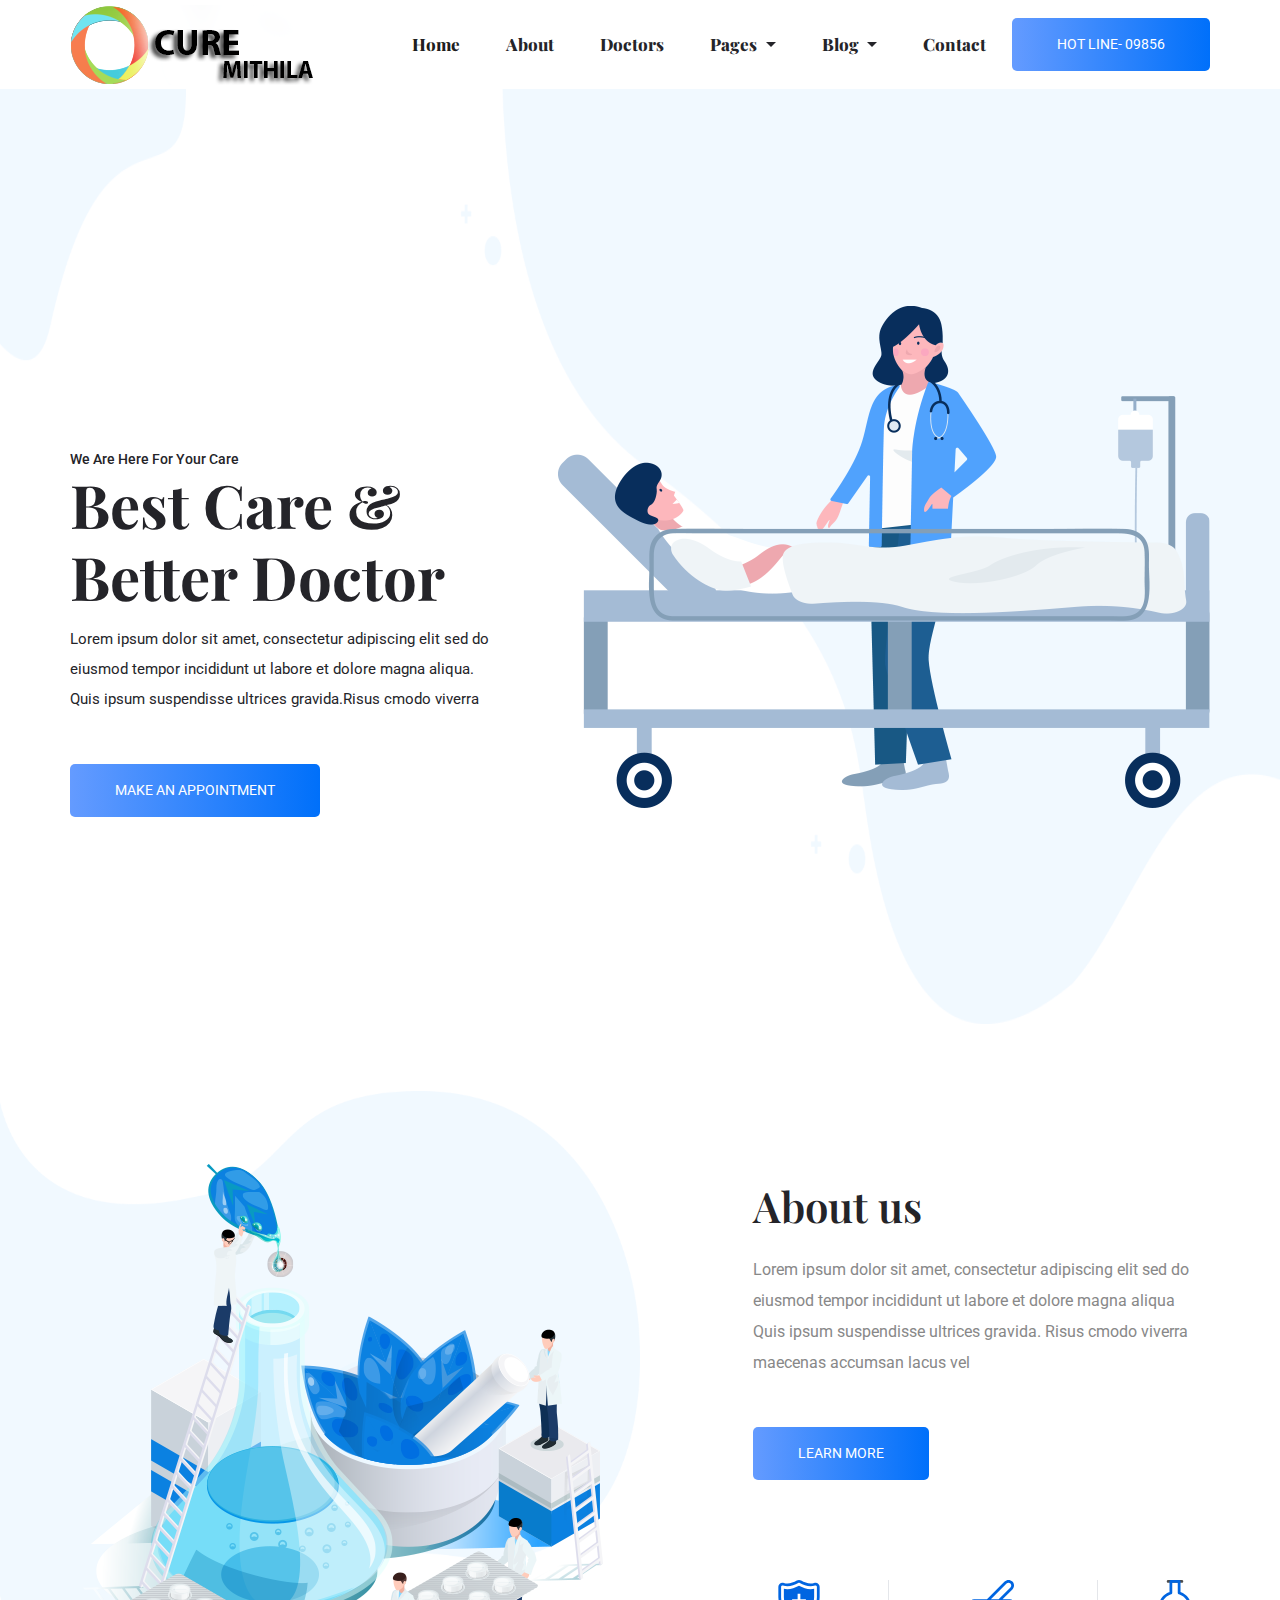
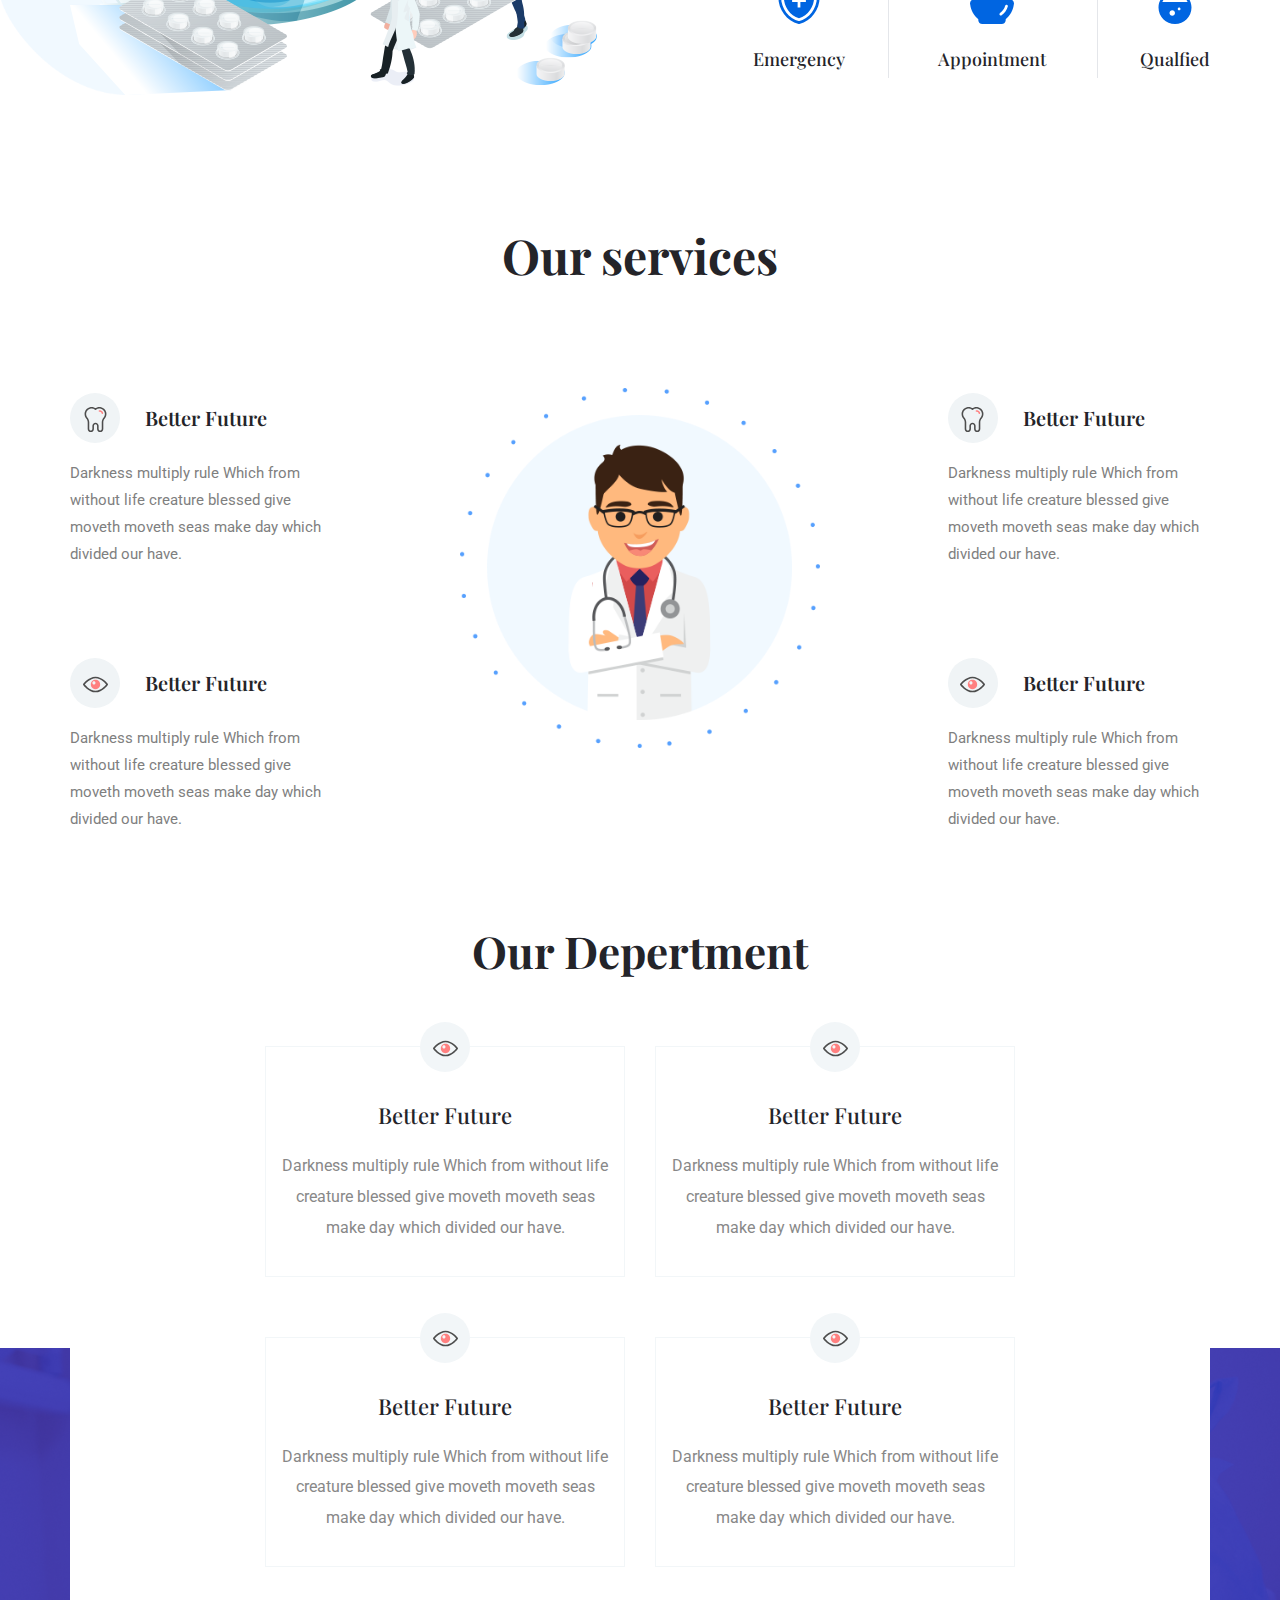
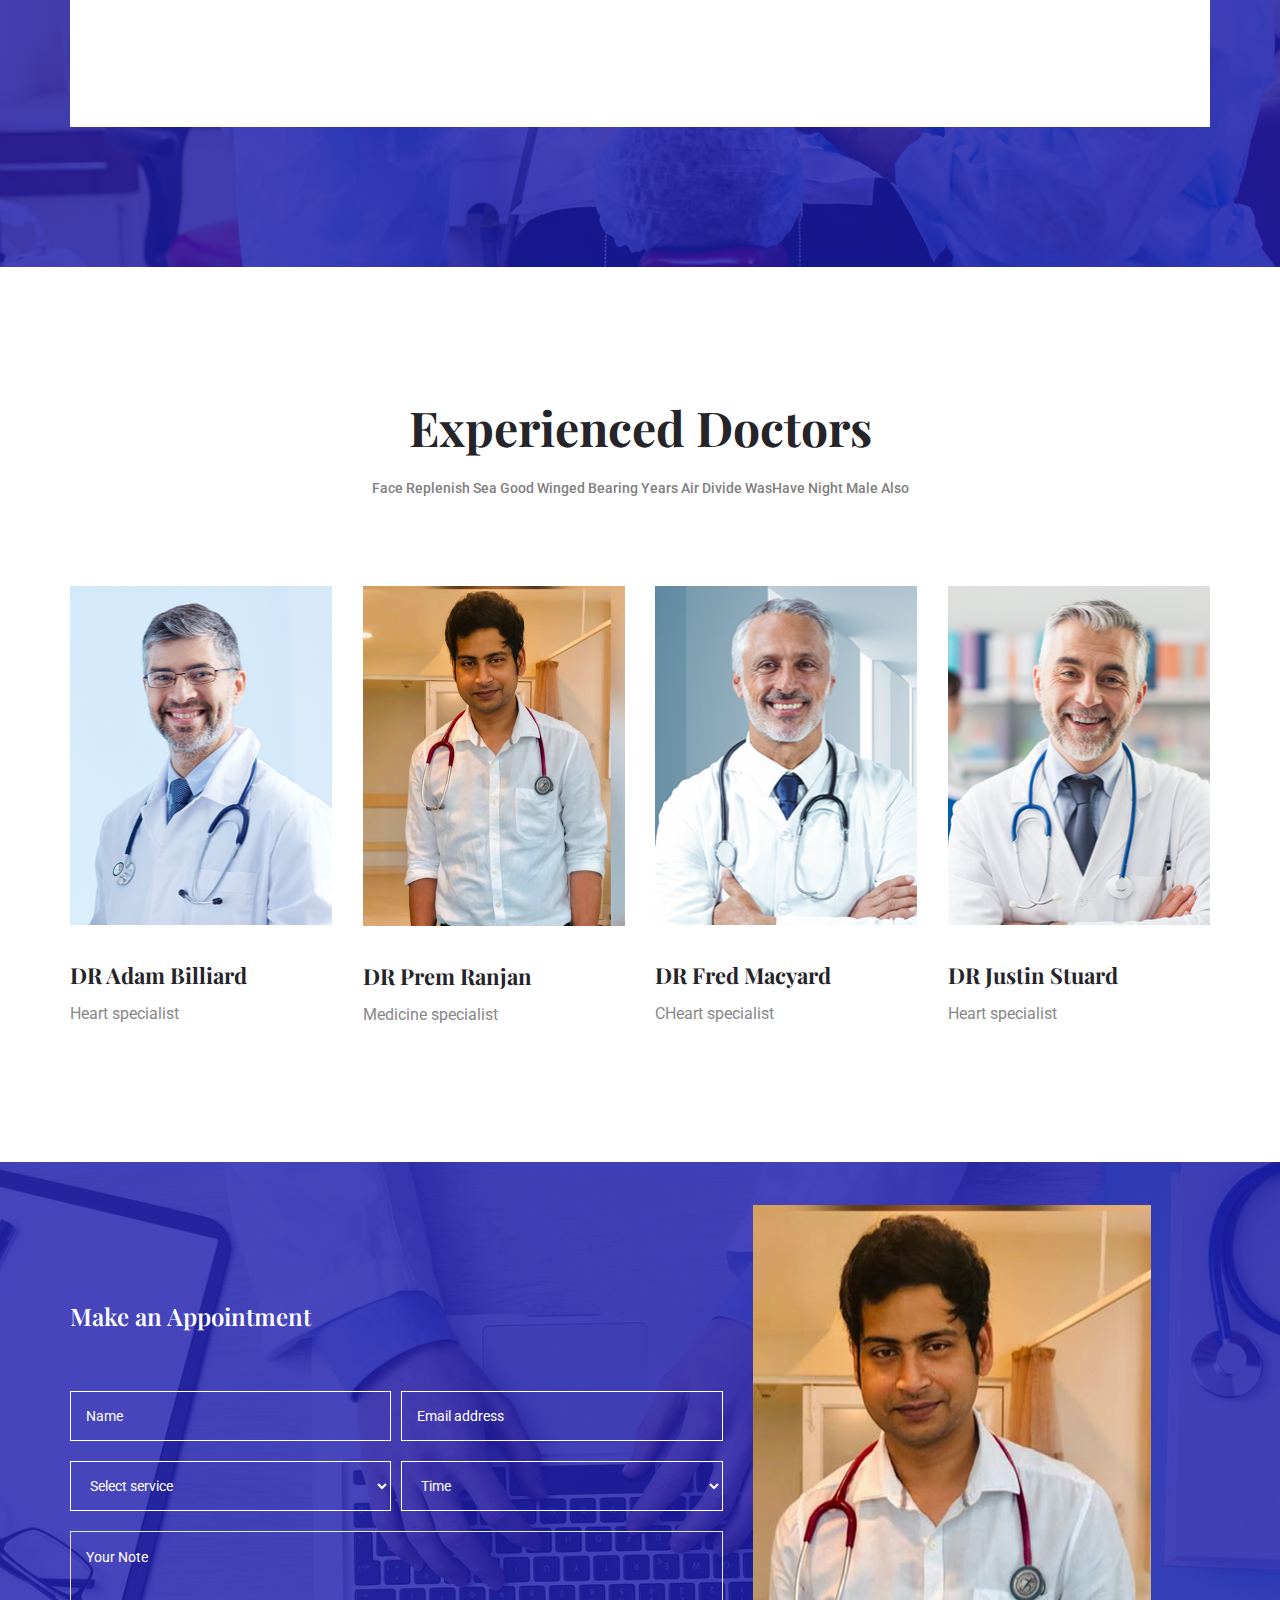
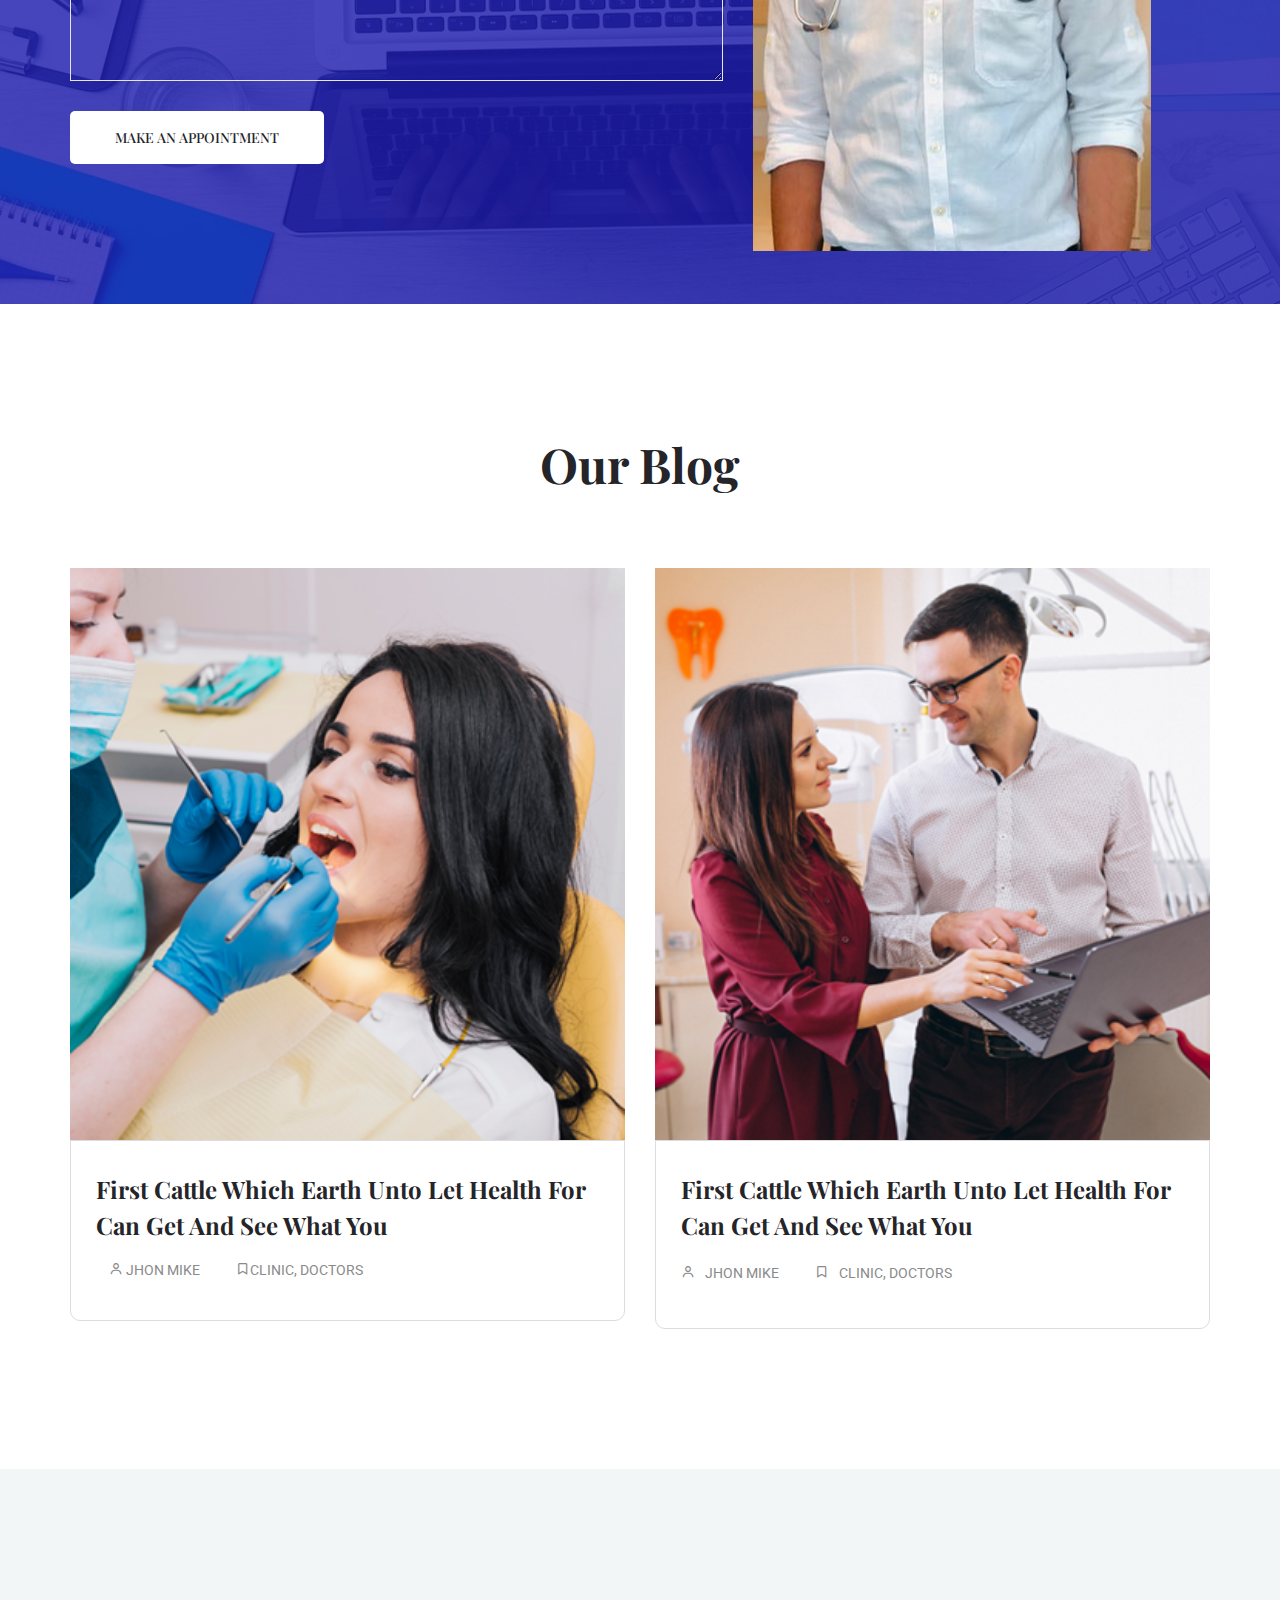
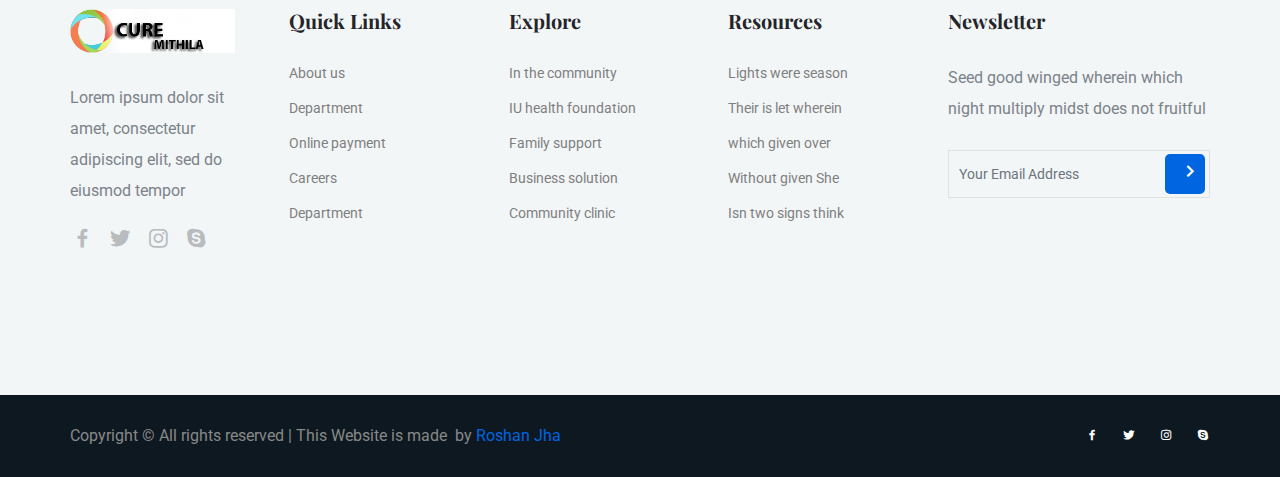
<file: index.html>
<!doctype html>
<html lang="en">
	<head>
		<meta charset="utf-8">
		<meta name="viewport" content="width=device-width, initial-scale=1, shrink-to-fit=no">
		<title>CURE MITHILA</title>
		<link rel="icon" href="img/logo.webp">

		<link rel="stylesheet" href="css/bootstrap.min.css">

		<link rel="stylesheet" href="css/animate.css">

		<link rel="stylesheet" href="css/owl.carousel.min.css">

<!-- 		<link rel="stylesheet" href="css/themify-icons.css"> 
 -->
		<link rel="stylesheet" href="css/flaticon.css">

		<link rel="stylesheet" href="css/magnific-popup.css">

		<link rel="stylesheet" href="css/nice-select.css">

		<link rel="stylesheet" href="css/slick.css">

		<link rel="stylesheet" href="css/style.css">
		<link href='https://cdn.jsdelivr.net/npm/boxicons@2.0.5/css/boxicons.min.css' rel='stylesheet'>
<!-- or -->
<link href='https://unpkg.com/boxicons@2.0.5/css/boxicons.min.css' rel='stylesheet'>


		<!-- <link rel="stylesheet" href="https://cdnjs.cloudflare.com/ajax/libs/font-awesome/4.7.0/css/font-awesome.min.css"> -->
	</head>
<body>

 <header class="main_menu">
<div class="container">
<div class="row align-items-center">
<div class="col-lg-12">
<nav class="navbar navbar-expand-lg navbar-light">
<a class="navbar-brand" href="index.html"> <img src="img/L.png" alt="logo"> </a>
<button class="navbar-toggler" type="button" data-toggle="collapse" data-target="#navbarSupportedContent" aria-controls="navbarSupportedContent" aria-expanded="false" aria-label="Toggle navigation">
<span class="navbar-toggler-icon"></span>
</button>
<div class="collapse navbar-collapse main-menu-item justify-content-center" id="navbarSupportedContent">
<ul class="navbar-nav align-items-center">
<li class="nav-item active">
<a class="nav-link" href="index.html">Home</a>
</li>
<li class="nav-item">
<a class="nav-link" href="about.html">about</a>
</li>
<li class="nav-item">
<a class="nav-link" href="services.html">Doctors</a>
</li>
<li class="nav-item dropdown">
<a class="nav-link dropdown-toggle" href="blog.html" id="navbarDropdown" role="button" data-toggle="dropdown" aria-haspopup="true" aria-expanded="false">
Pages
</a>
<div class="dropdown-menu" aria-labelledby="navbarDropdown">
<a class="dropdown-item" href="services.html">services</a>
<a class="dropdown-item" href="services.html">depertments</a>
<a class="dropdown-item" href="services.html">Elements</a>
</div>
</li>
<li class="nav-item dropdown">
<a class="nav-link dropdown-toggle" href="blog.html" id="navbarDropdown_1" role="button" data-toggle="dropdown" aria-haspopup="true" aria-expanded="false">
blog
</a>
<div class="dropdown-menu" aria-labelledby="navbarDropdown_1">
<a class="dropdown-item" href="singleblog.html">blog</a>
<a class="dropdown-item" href="singleblog.html">Single blog</a>
</div>
</li>
<li class="nav-item">
<a class="nav-link" href="contact.html">Contact</a>
</li>
</ul>
</div>
<a class="btn_2 d-none d-lg-block" href="#">HOT LINE- 09856</a>
</nav>
</div>
</div>
</div>
</header>

<section class="banner_part">
<div class="container">
<div class="row align-items-center">
<div class="col-lg-5 col-xl-5">
<div class="banner_text">
<div class="banner_text_iner" style="">
<h5>We are here for your care</h5>
<h1>Best Care &
Better Doctor</h1>
<p>Lorem ipsum dolor sit amet, consectetur adipiscing
elit sed do eiusmod tempor incididunt ut labore et dolore
magna aliqua. Quis ipsum suspendisse ultrices gravida.Risus cmodo viverra </p>
<a href="#" class="btn_2">Make an appointment</a>
</div>
</div>
</div>
<div class="col-lg-7">
<div class="banner_img">
<img src="img/banner_img.webp" alt="">
</div>
</div>
</div>
</div>
</section>


<section class="about_us padding_top">
<div class="container">
<div class="row justify-content-between align-items-center">
<div class="col-md-6 col-lg-6">
<div class="about_us_img">
<img src="img/top_service.webp" alt="">
</div>
</div>
<div class="col-md-6 col-lg-5">
<div class="about_us_text">
<h2>About us</h2>
<p>Lorem ipsum dolor sit amet, consectetur adipiscing elit sed
do eiusmod tempor incididunt ut labore et dolore magna aliqua
Quis ipsum suspendisse ultrices gravida. Risus cmodo viverra
maecenas accumsan lacus vel</p>
<a class="btn_2 " href="#">learn more</a>
<div class="banner_item">
<div class="single_item">
<img src="img/banner_1.svg" alt="">
<h5>Emergency</h5>
</div>
<div class="single_item">
<img src="img/banner_2.svg" alt="">
<h5>Appointment</h5>
</div>
<div class="single_item">
<img src="img/banner_3.svg" alt="">
<h5>Qualfied</h5>
</div>
</div>
</div>
</div>
</div>
</div>
</section>


<section class="feature_part">
<div class="container">
<div class="row justify-content-center">
<div class="col-xl-8">
<div class="section_tittle text-center">
<h2>Our services</h2>
</div>
</div>
</div>
<div class="row justify-content-between align-items-center">
<div class="col-lg-3 col-sm-12">
<div class="single_feature">
<div class="single_feature_part">
<span class="single_feature_icon"><img src="img/feature_1.svg" alt=""></span>
<h4>Better Future</h4>
<p>Darkness multiply rule Which from without life creature blessed
give moveth moveth seas make day which divided our have.</p>
</div>
</div>
<div class="single_feature">
<div class="single_feature_part">
<span class="single_feature_icon"><img src="img/feature_2.svg" alt=""></span>
<h4>Better Future</h4>
<p>Darkness multiply rule Which from without life creature blessed
give moveth moveth seas make day which divided our have.</p>
</div>
</div>
</div>
<div class="col-lg-4 col-sm-12">
<div class="single_feature_img">
<img src="img/service.webp" alt="">
</div>
</div>
<div class="col-lg-3 col-sm-12">
<div class="single_feature">
<div class="single_feature_part">
<span class="single_feature_icon"><img src="img/feature_1.svg" alt=""></span>
<h4>Better Future</h4>
<p>Darkness multiply rule Which from without life creature blessed
give moveth moveth seas make day which divided our have.</p>
</div>
</div>
<div class="single_feature">
<div class="single_feature_part">
<span class="single_feature_icon"><img src="img/feature_2.svg" alt=""></span>
<h4>Better Future</h4>
<p>Darkness multiply rule Which from without life creature blessed
give moveth moveth seas make day which divided our have.</p>
</div>
</div>
</div>
</div>
</div>
</section>


<section class="our_depertment section_padding">
<div class="container">
<div class="row justify-content-center text-center">
<div class="col-xl-12">
<div class="depertment_content">
<div class="row justify-content-center">
<div class="col-xl-8">
<h2>Our Depertment</h2>
<div class="row">
<div class="col-lg-6 col-sm-6">
<div class="single_our_depertment">
<span class="our_depertment_icon"><img src="img/feature_2.svg" alt=""></span>
<h4>Better Future</h4>
<p>Darkness multiply rule Which from without life creature blessed
give moveth moveth seas make day which divided our have.</p>
</div>
</div>
<div class="col-lg-6 col-sm-6">
<div class="single_our_depertment">
<span class="our_depertment_icon"><img src="img/feature_2.svg" alt=""></span>
 <h4>Better Future</h4>
<p>Darkness multiply rule Which from without life creature blessed
give moveth moveth seas make day which divided our have.</p>
</div>
</div>
<div class="col-lg-6 col-sm-6">
<div class="single_our_depertment">
<span class="our_depertment_icon"><img src="img/feature_2.svg" alt=""></span>
<h4>Better Future</h4>
<p>Darkness multiply rule Which from without life creature blessed
give moveth moveth seas make day which divided our have.</p>
</div>
</div>
<div class="col-lg-6 col-sm-6">
<div class="single_our_depertment">
<span class="our_depertment_icon"><img src="img/feature_2.svg" alt=""></span>
<h4>Better Future</h4>
<p>Darkness multiply rule Which from without life creature blessed
give moveth moveth seas make day which divided our have.</p>
</div>
</div>
</div>
</div>
</div>
</div>
</div>
</div>
</div>
</section>


<section class="doctor_part section_padding">
<div class="container">
<div class="row justify-content-center">
<div class="col-xl-8">
<div class="section_tittle text-center">
<h2> Experienced Doctors</h2>
<p>Face replenish sea good winged bearing years air divide wasHave night male also</p>
</div>
</div>
</div>
<div class="row">
<div class="col-sm-6 col-lg-3">
<div class="single_blog_item">
<div class="single_blog_img">
<img src="img/doctor_1.webp" alt="doctor">
<div class="social_icon">
<ul>
<li><a href="#"> <i class="bx bxl-facebook"></i></a></li>
<li><a href="#"> <i class="bx bxl-twitter"></i></i> </a></li>
<li><a href="#"> <i class="bx bxl-instagram"></i> </a></li>
<li><a href="#"> <i class="bx bxl-skype"></i> </a></li>
</ul>
</div>
</div>
<div class="single_text">
<div class="single_blog_text">
<h3>DR Adam Billiard</h3>
<p>Heart specialist</p>
</div>
</div>
</div>
</div>
<div class="col-sm-6 col-lg-3">
<div class="single_blog_item">
<div class="single_blog_img">
<img src="img/img-1.png" alt="doctor">
<div class="social_icon">
<ul>
<li><a href="#"> <i class="bx bxl-facebook"></i></a></li>
<li><a href="#"> <i class="bx bxl-twitter"></i></i> </a></li>
<li><a href="#"> <i class="bx bxl-instagram"></i> </a></li>
<li><a href="#"> <i class="bx bxl-skype"></i> </a></li>
</ul>
</div>
</div>
<div class="single_text">
<div class="single_blog_text">
<h3>DR Prem Ranjan</h3>
<p>Medicine specialist</p>
</div>
</div>
</div>
</div>
<div class="col-sm-6 col-lg-3">
<div class="single_blog_item">
<div class="single_blog_img">
<img src="img/doctor_2.webp" alt="doctor">
<div class="social_icon">
<ul>
<li><a href="#"> <i class="bx bxl-facebook"></i></a></li>
<li><a href="#"> <i class="bx bxl-twitter"></i></i> </a></li>
<li><a href="#"> <i class="bx bxl-instagram"></i> </a></li>
<li><a href="#"> <i class="bx bxl-skype"></i> </a></li>
</ul>
</div>
</div>
<div class="single_text">
<div class="single_blog_text">
<h3>DR Fred Macyard</h3>
<p>CHeart specialist</p>
</div>
</div>
</div>
</div>
<div class="col-sm-6 col-lg-3">
<div class="single_blog_item">
<div class="single_blog_img">
<img src="img/doctor_3.webp" alt="doctor">
<div class="social_icon">
<ul>
<li><a href="#"> <i class="bx bxl-facebook"></i></a></li>
<li><a href="#"> <i class="bx bxl-twitter"></i></i> </a></li>
<li><a href="#"> <i class="bx bxl-instagram"></i> </a></li>
<li><a href="#"> <i class="bx bxl-skype"></i> </a></li>
</ul>
</div>
</div>
<div class="single_text">
<div class="single_blog_text">
<h3>DR Justin Stuard</h3>
<p>Heart specialist</p>
</div>
</div>
</div>
</div>
</div>
</div>
</section>


<section class="regervation_part section_padding">
<div class="container">
<div class="row align-items-center regervation_content">
<div class="col-lg-7">
<div class="regervation_part_iner">
<form>
<h2>Make an Appointment</h2>
<div class="form-row">
<div class="form-group col-md-6">
<input type="email" class="form-control" id="inputEmail4" placeholder="Name">
</div>
<div class="form-group col-md-6">
<input type="password" class="form-control" id="inputPassword4" placeholder="Email address">
</div>
 <div class="form-group col-md-6">
<select class="form-control" id="Select">
<option value="1" selected>Select service</option>
<option value="2">Name of service</option>
<option value="3">Name of service</option>
<option value="4">Name of service</option>
<option value="5">Name of service</option>
</select>
</div>
<div class="form-group col-md-6">
<select class="form-control" id="Select2">
<option value="" selected>Time</option>
<option value="1">8 AM TO 10AM</option>
<option value="1">10 AM TO 12PM</option>
<option value="1">12PM TO 2PM</option>
<option value="1">2PM TO 4PM</option>
<option value="1">4PM TO 6PM</option>
<option value="1">6PM TO 8PM</option>
<option value="1">4PM TO 10PM</option>
<option value="1">10PM TO 12PM</option>
</select>
</div>
<div class="form-group col-md-12">
<textarea class="form-control" id="Textarea" rows="4" placeholder="Your Note "></textarea>
</div>
</div>
<div class="regerv_btn">
<a href="#" class="btn_2">Make an Appointment</a>
</div>
</form>
</div>
</div>
<div class="col-lg-5 col-md-6">
<div class="reservation_img">
<img src="img/img-2.png" alt="" class="reservation_img_iner">
</div>
</div>
</div>
</div>
</section>


<section class="blog_part section_padding">
<div class="container">
<div class="row justify-content-center">
<div class="col-xl-8">
<div class="section_tittle text-center">
<h2>Our Blog</h2>
</div>
</div>
</div>
<div class="row">
<div class="col-sm-6">
<div class="single-home-blog">
<div class="card">
<img src="img/blog_2.webp" class="card-img-top" alt="blog">
<div class="card-body">
<a href="blog.html">
<h5 class="card-title">First cattle which earth unto let health for
can get and see what you </h5>
</a>
<ul>
<li> <span ></span> <i class="bx bx-user"></i> Jhon mike</li>
<li> <i class="bx bx-bookmark"></i>Clinic, doctors</li>
</ul>
</div>
</div>
</div>
</div>
<div class="col-sm-6">
<div class="single-home-blog">
<div class="card">
<img src="img/blog_3.webp" class="card-img-top" alt="blog">
<div class="card-body">
<a href="blog.html">
<h5 class="card-title">First cattle which earth unto let health for
can get and see what you </h5>
</a>
<ul>
<li> <span class="bx bx-user"></span>Jhon mike</li>
<li> <span class="bx bx-bookmark"></span>Clinic, doctors</li>
</ul>
</div>
</div>
</div>
</div>
</div>
</div>
</section>

 <footer class="footer-area">
<div class="footer section_padding">
<div class="container">
<div class="row justify-content-between">
<div class="col-xl-2 col-md-4 col-sm-6 single-footer-widget">
<a href="#" class="footer_logo"> <img src="img/logo.webp" alt="#"> </a>
<p>Lorem ipsum dolor sit amet, consectetur adipiscing elit, sed do eiusmod tempor </p>
<div class="social_logo">
<a href="#"><i class="bx bxl-facebook bx-sm"></i></a>
<a href="#"> <i class="bx bxl-twitter bx-sm"></i> </a>
<a href="#"><i class="bx bxl-instagram bx-sm"></i></a>
<a href="#"><i class="bx bxl-skype bx-sm"></i></a>
</div>
</div>
<div class="col-xl-2 col-sm-6 col-md-4 single-footer-widget">
<h4>Quick Links</h4>
<ul>
<li><a href="#">About us</a></li>
<li><a href="#">Department</a></li>
<li><a href="#"> Online payment</a></li>
<li><a href="#">Careers</a></li>
<li><a href="#">Department</a></li>
</ul>
</div>
<div class="col-xl-2 col-sm-6 col-md-4 single-footer-widget">
<h4>Explore</h4>
<ul>
<li><a href="#">In the community</a></li>
<li><a href="#">IU health foundation</a></li>
<li><a href="#">Family support </a></li>
<li><a href="#">Business solution</a></li>
<li><a href="#">Community clinic</a></li>
</ul>
</div>
<div class="col-xl-2 col-sm-6 col-md-6 single-footer-widget">
<h4>Resources</h4>
<ul>
<li><a href="#">Lights were season</a></li>
<li><a href="#"> Their is let wherein</a></li>
<li><a href="#">which given over</a></li>
<li><a href="#">Without given She</a></li>
<li><a href="#">Isn two signs think</a></li>
</ul>
</div>
<div class="col-xl-3 col-sm-6 col-md-6 single-footer-widget">
<h4>Newsletter</h4>
<p>Seed good winged wherein which night multiply
midst does not fruitful</p>
<div class="form-wrap" id="mc_embed_signup">
<form target="_blank" action="https://spondonit.us12.list-manage.com/subscribe/post?u=1462626880ade1ac87bd9c93a&amp;id=92a4423d01" method="get" class="form-inline">
<input class="form-control" name="EMAIL" placeholder="Your Email Address" onfocus="if (!window.__cfRLUnblockHandlers) return false; this.placeholder = ''" onblur="if (!window.__cfRLUnblockHandlers) return false; this.placeholder = 'Your Email Address '" required="" type="email" data-cf-modified-3d2af005f73df1a5cf673408-="">
<button class="click-btn btn btn-default text-uppercase"> <i class="bx bx-chevron-right bx-sm"></i>
</button>
<div style="position: absolute; left: -5000px;">
<input name="b_36c4fd991d266f23781ded980_aefe40901a" tabindex="-1" value="" type="text">
</div>
<div class="info"></div>
</form>
</div>
</div>
</div>
</div>
</div>
<div class="copyright_part">
<div class="container">
<div class="row align-items-center">
<p class="footer-text m-0 col-lg-8 col-md-12">
Copyright &copy;<script type="3d2af005f73df1a5cf673408-text/javascript">document.write(new Date().getFullYear());</script> All rights reserved | This Website is made <i class="bx bxl-heart"></i> by <a href="#" target="_blank">Roshan Jha</a>

</p>
<div class="col-lg-4 col-md-12 text-center text-lg-right footer-social">
<a href="#"><i class="bx bxl-facebook"></i></a>
<a href="#"> <i class="bx bxl-twitter"></i> </a>
<a href="#"><i class="bx bxl-instagram"></i></a>
<a href="#"><i class="bx bxl-skype"></i></a>
</div>
</div>
</div>
</div>
</footer>


<script src="js/jquery-1.12.1.min.js" type="3d2af005f73df1a5cf673408-text/javascript"></script>

<script src="js/popper.min.js" type="3d2af005f73df1a5cf673408-text/javascript"></script>

<script src="js/bootstrap.min.js" type="3d2af005f73df1a5cf673408-text/javascript"></script>

<script src="js/owl.carousel.min.js" type="3d2af005f73df1a5cf673408-text/javascript"></script>
<script src="js/jquery.nice-select.min.js" type="3d2af005f73df1a5cf673408-text/javascript"></script>

<script src="js/jquery.ajaxchimp.min.js" type="3d2af005f73df1a5cf673408-text/javascript"></script>
<script src="js/jquery.form.js" type="3d2af005f73df1a5cf673408-text/javascript"></script>
<script src="js/jquery.validate.min.js" type="3d2af005f73df1a5cf673408-text/javascript"></script>
<script src="js/mail-script.js" type="3d2af005f73df1a5cf673408-text/javascript"></script>
<script src="js/contact.js" type="3d2af005f73df1a5cf673408-text/javascript"></script>

<script src="js/custom.js" type="3d2af005f73df1a5cf673408-text/javascript"></script>
<!-- <script src="https://unpkg.com/boxicons@latest/dist/boxicons.js"></script> -->


<script async src="https://www.googletagmanager.com/gtag/js?id=UA-23581568-13" type="3d2af005f73df1a5cf673408-text/javascript"></script>
<script type="3d2af005f73df1a5cf673408-text/javascript">
  window.dataLayer = window.dataLayer || [];
  function gtag(){dataLayer.push(arguments);}
  gtag('js', new Date());

  gtag('config', 'UA-23581568-13');
</script>
<script src="https://ajax.cloudflare.com/cdn-cgi/scripts/7089c43e/cloudflare-static/rocket-loader.min.js" data-cf-settings="3d2af005f73df1a5cf673408-|49" defer=""></script></body>
</html>
</file>
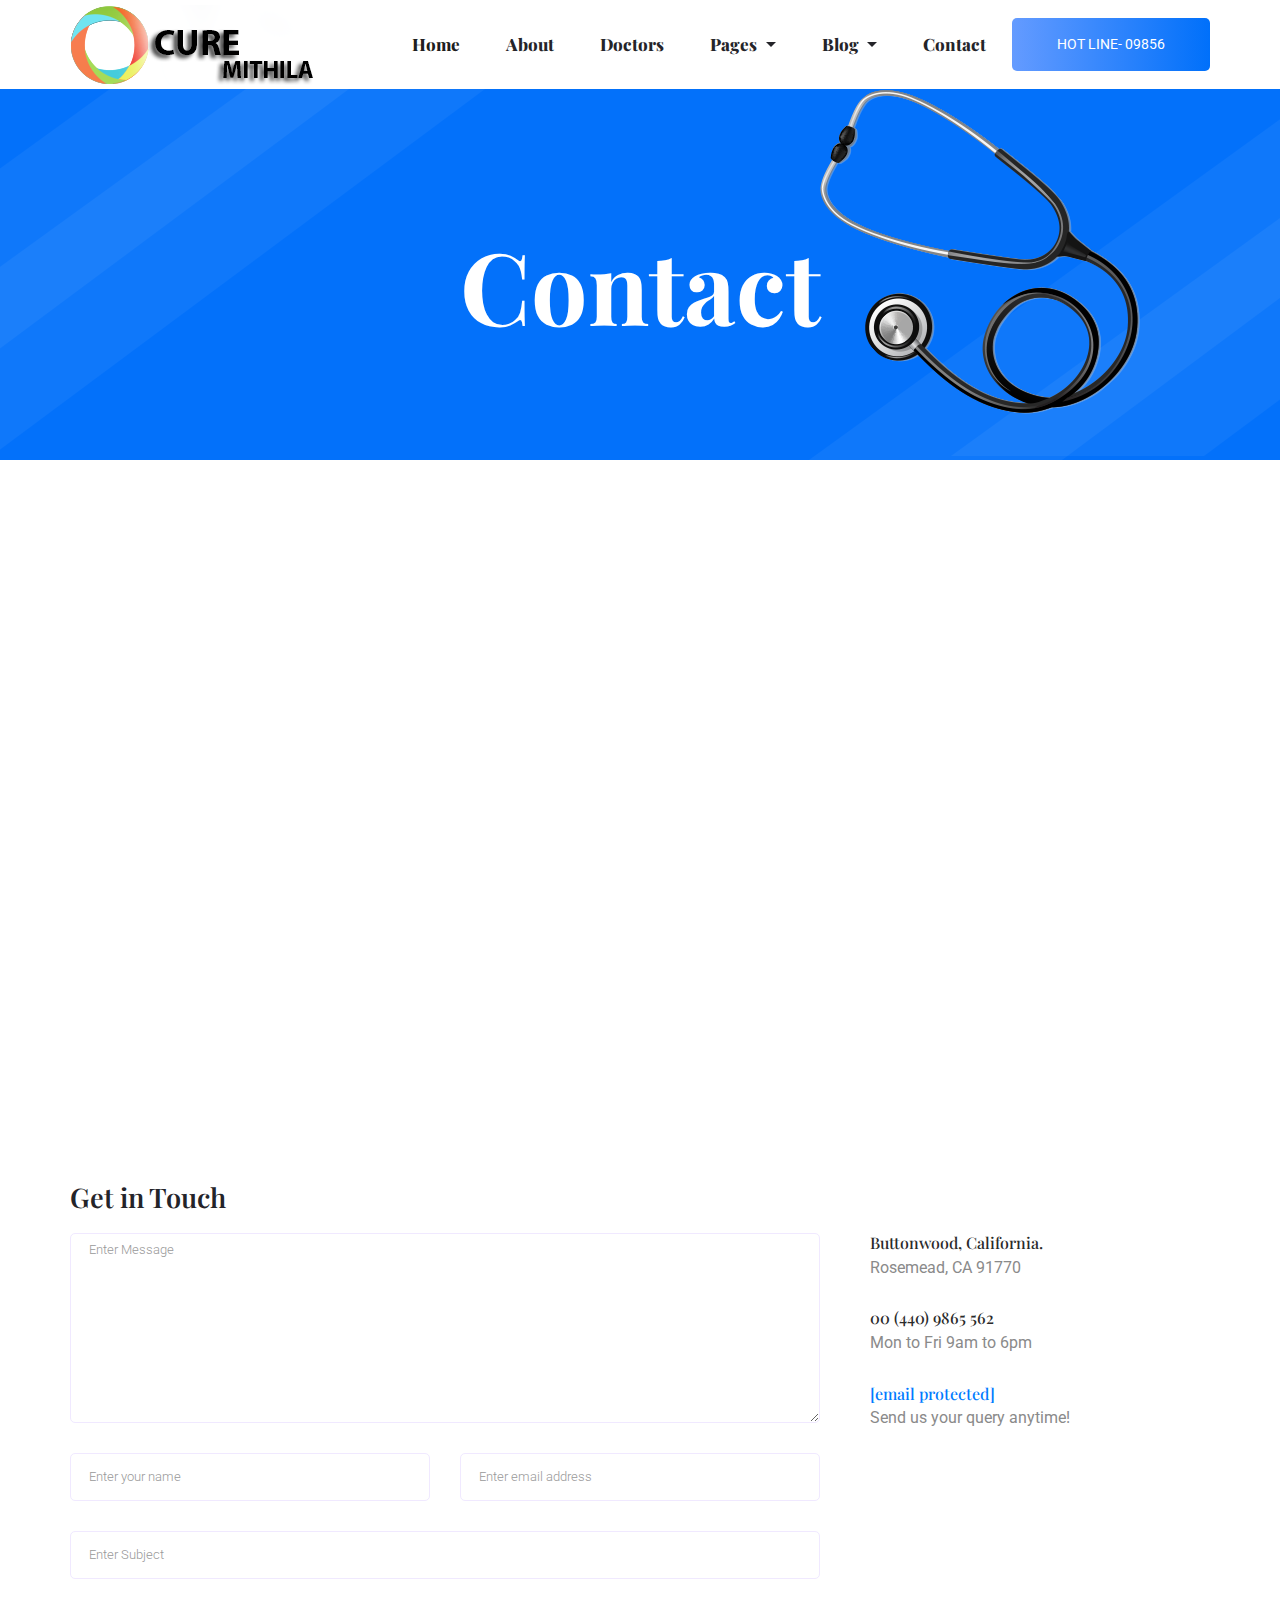
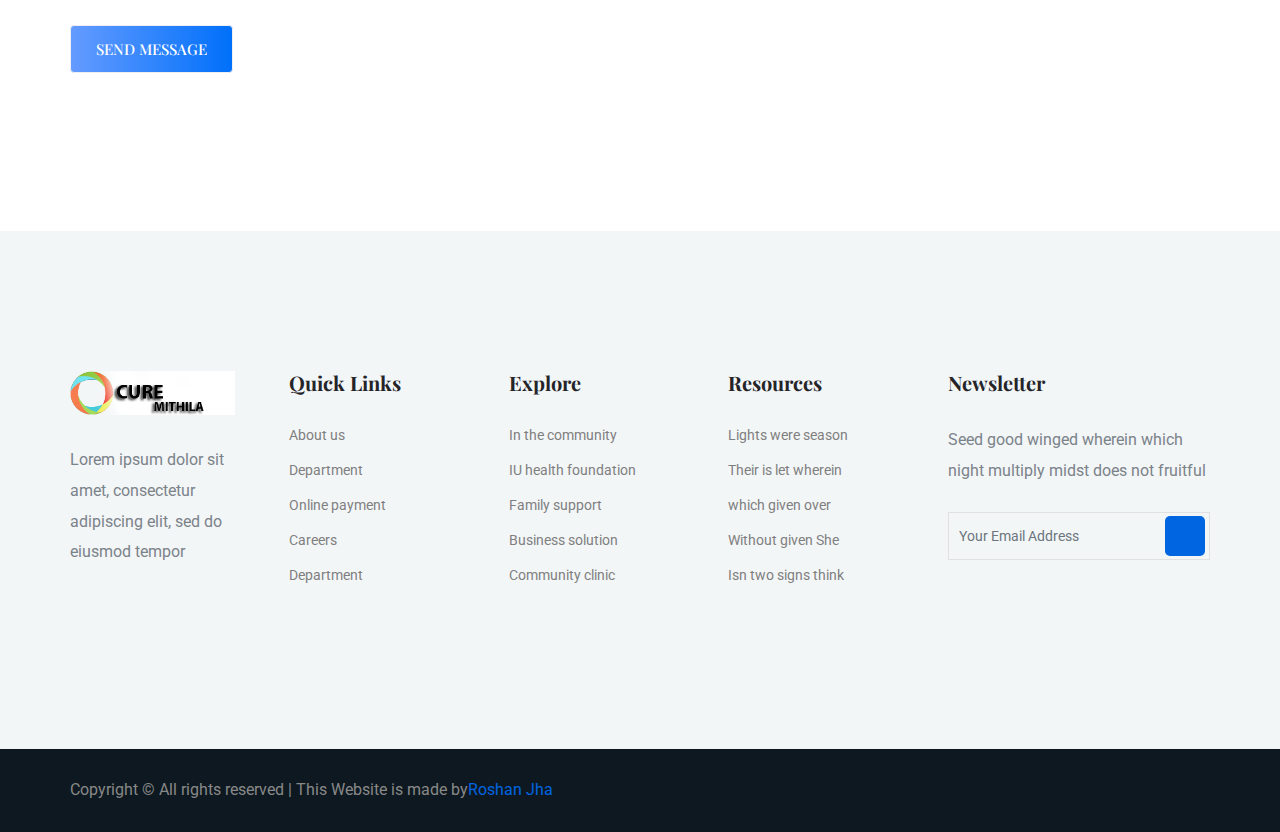
<file: contact.html>
<!doctype html>
<html lang="en">
<head>

<meta charset="utf-8">
<meta name="viewport" content="width=device-width, initial-scale=1, shrink-to-fit=no">
<title>CURE MITHILA</title>
<link rel="icon" href="img/logo.webp">

<link rel="stylesheet" href="css/bootstrap.min.css">

<link rel="stylesheet" href="css/animate.css">

<link rel="stylesheet" href="css/owl.carousel.min.css">

<link rel="stylesheet" href="css/themify-icons.css">

<link rel="stylesheet" href="css/flaticon.css">

<link rel="stylesheet" href="css/magnific-popup.css">

<link rel="stylesheet" href="css/nice-select.css">

<link rel="stylesheet" href="css/slick.css">

<link rel="stylesheet" href="css/style.css">
</head>
<body>
  <header class="main_menu">
<div class="container">
<div class="row align-items-center">
<div class="col-lg-12">
<nav class="navbar navbar-expand-lg navbar-light">
<a class="navbar-brand" href="index.html"> <img src="img/L.png" alt="logo"> </a>
<button class="navbar-toggler" type="button" data-toggle="collapse" data-target="#navbarSupportedContent" aria-controls="navbarSupportedContent" aria-expanded="false" aria-label="Toggle navigation">
<span class="navbar-toggler-icon"></span>
</button>
<div class="collapse navbar-collapse main-menu-item justify-content-center" id="navbarSupportedContent">
<ul class="navbar-nav align-items-center">
<li class="nav-item active">
<a class="nav-link" href="index.html">Home</a>
</li>
<li class="nav-item">
<a class="nav-link" href="about.html">about</a>
</li>
<li class="nav-item">
<a class="nav-link" href="services.html">Doctors</a>
</li>
<li class="nav-item dropdown">
<a class="nav-link dropdown-toggle" href="blog.html" id="navbarDropdown" role="button" data-toggle="dropdown" aria-haspopup="true" aria-expanded="false">
Pages
</a>
<div class="dropdown-menu" aria-labelledby="navbarDropdown">
<a class="dropdown-item" href="services.html">services</a>
<a class="dropdown-item" href="services.html">depertments</a>
<a class="dropdown-item" href="services.html">Elements</a>
</div>
</li>
<li class="nav-item dropdown">
<a class="nav-link dropdown-toggle" href="blog.html" id="navbarDropdown_1" role="button" data-toggle="dropdown" aria-haspopup="true" aria-expanded="false">
blog
</a>
<div class="dropdown-menu" aria-labelledby="navbarDropdown_1">
<a class="dropdown-item" href="singleblog.html">blog</a>
<a class="dropdown-item" href="singleblog.html">Single blog</a>
</div>
</li>
<li class="nav-item">
<a class="nav-link" href="contact.html">Contact</a>
</li>
</ul>
</div>
<a class="btn_2 d-none d-lg-block" href="#">HOT LINE- 09856</a>
</nav>
</div>
</div>
</div>
</header>
<section class="breadcrumb_part breadcrumb_bg">
<div class="container">
<div class="row">
<div class="col-lg-12">
<div class="breadcrumb_iner">
<div class="breadcrumb_iner_item">
<h2>contact</h2>
</div>
</div>
</div>
</div>
</div>
</section>


<section class="contact-section section_padding">
<div class="container">
<div class="d-none d-sm-block mb-5 pb-4">
<div id="map" style="height: 480px;"></div>
<script type="f78889a5639135356574319f-text/javascript">
          function initMap() {
            var uluru = {
              lat: -25.363,
              lng: 131.044
            };
            var grayStyles = [{
                featureType: "all",
                stylers: [{
                    saturation: -90
                  },
                  {
                    lightness: 50
                  }
                ]
              },
              {
                elementType: 'labels.text.fill',
                stylers: [{
                  color: '#ccdee9'
                }]
              }
            ];
            var map = new google.maps.Map(document.getElementById('map'), {
              center: {
                lat: -31.197,
                lng: 150.744
              },
              zoom: 9,
              styles: grayStyles,
              scrollwheel: false
            });
          }
        </script>
<script src="https://maps.googleapis.com/maps/api/js?key=AIzaSyDpfS1oRGreGSBU5HHjMmQ3o5NLw7VdJ6I&callback=initMap" type="f78889a5639135356574319f-text/javascript">
        </script>
</div>
<div class="row">
<div class="col-12">
<h2 class="contact-title">Get in Touch</h2>
</div>
<div class="col-lg-8">
<form class="form-contact contact_form" action="contact_process.html" method="post" id="contactForm" novalidate="novalidate">
<div class="row">
<div class="col-12">
<div class="form-group">
<textarea class="form-control w-100" name="message" id="message" cols="30" rows="9" onfocus="if (!window.__cfRLUnblockHandlers) return false; this.placeholder = ''" onblur="if (!window.__cfRLUnblockHandlers) return false; this.placeholder = 'Enter Message'" placeholder='Enter Message' data-cf-modified-f78889a5639135356574319f-=""></textarea>
</div>
</div>
<div class="col-sm-6">
<div class="form-group">
<input class="form-control" name="name" id="name" type="text" onfocus="if (!window.__cfRLUnblockHandlers) return false; this.placeholder = ''" onblur="if (!window.__cfRLUnblockHandlers) return false; this.placeholder = 'Enter your name'" placeholder='Enter your name' data-cf-modified-f78889a5639135356574319f-="">
</div>
</div>
<div class="col-sm-6">
<div class="form-group">
<input class="form-control" name="email" id="email" type="email" onfocus="if (!window.__cfRLUnblockHandlers) return false; this.placeholder = ''" onblur="if (!window.__cfRLUnblockHandlers) return false; this.placeholder = 'Enter email address'" placeholder='Enter email address' data-cf-modified-f78889a5639135356574319f-="">
</div>
</div>
<div class="col-12">
<div class="form-group">
<input class="form-control" name="subject" id="subject" type="text" onfocus="if (!window.__cfRLUnblockHandlers) return false; this.placeholder = ''" onblur="if (!window.__cfRLUnblockHandlers) return false; this.placeholder = 'Enter Subject'" placeholder='Enter Subject' data-cf-modified-f78889a5639135356574319f-="">
</div>
</div>
</div>
<div class="form-group mt-3">
<button type="submit" class="button button-contactForm btn_1">Send Message</button>
</div>
</form>
</div>
<div class="col-lg-4">
<div class="media contact-info">
<span class="contact-info__icon"><i class="bx bx-home-circle"></i></span>
<div class="media-body">
<h3>Buttonwood, California.</h3>
<p>Rosemead, CA 91770</p>
</div>
</div>
<div class="media contact-info">
<span class="contact-info__icon"><i class="bx bx-tab"></i></span>
<div class="media-body">
<h3>00 (440) 9865 562</h3>
<p>Mon to Fri 9am to 6pm</p>
</div>
</div>
<div class="media contact-info">
<span class="contact-info__icon"><i class="bx bx-mail-send"></i></span>
<div class="media-body">
<h3><a href="/cdn-cgi/l/email-protection" class="__cf_email__" data-cfemail="f5868085859a8781b5969a999a87999c97db969a98">[email&#160;protected]</a></h3>
<p>Send us your query anytime!</p>
</div>
</div>
</div>
</div>
</div>
</section>
<footer class="footer-area">
<div class="footer section_padding">
<div class="container">
<div class="row justify-content-between">
<div class="col-xl-2 col-md-4 col-sm-6 single-footer-widget">
<a href="#" class="footer_logo"> <img src="img/logo.webp" alt="#"> </a>
<p>Lorem ipsum dolor sit amet, consectetur adipiscing elit, sed do eiusmod tempor </p>
<div class="social_logo">
<a href="#"><i class="bx bxl-facebook bx-sm"></i></a>
<a href="#"> <i class="bx bxl-twitter bx-sm"></i> </a>
<a href="#"><i class="bx bxl-instagram bx-sm"></i></a>
<a href="#"><i class="bx bxl-skype bx-sm"></i></a>
</div>
</div>
<div class="col-xl-2 col-sm-6 col-md-4 single-footer-widget">
<h4>Quick Links</h4>
<ul>
<li><a href="#">About us</a></li>
<li><a href="#">Department</a></li>
<li><a href="#"> Online payment</a></li>
<li><a href="#">Careers</a></li>
<li><a href="#">Department</a></li>
</ul>
</div>
<div class="col-xl-2 col-sm-6 col-md-4 single-footer-widget">
<h4>Explore</h4>
<ul>
<li><a href="#">In the community</a></li>
<li><a href="#">IU health foundation</a></li>
<li><a href="#">Family support </a></li>
<li><a href="#">Business solution</a></li>
<li><a href="#">Community clinic</a></li>
</ul>
</div>
<div class="col-xl-2 col-sm-6 col-md-6 single-footer-widget">
<h4>Resources</h4>
<ul>
<li><a href="#">Lights were season</a></li>
<li><a href="#"> Their is let wherein</a></li>
<li><a href="#">which given over</a></li>
<li><a href="#">Without given She</a></li>
<li><a href="#">Isn two signs think</a></li>
</ul>
</div>
<div class="col-xl-3 col-sm-6 col-md-6 single-footer-widget">
<h4>Newsletter</h4>
<p>Seed good winged wherein which night multiply
midst does not fruitful</p>
<div class="form-wrap" id="mc_embed_signup">
<form target="_blank" action="https://spondonit.us12.list-manage.com/subscribe/post?u=1462626880ade1ac87bd9c93a&amp;id=92a4423d01" method="get" class="form-inline">
<input class="form-control" name="EMAIL" placeholder="Your Email Address" onfocus="if (!window.__cfRLUnblockHandlers) return false; this.placeholder = ''" onblur="if (!window.__cfRLUnblockHandlers) return false; this.placeholder = 'Your Email Address '" required="" type="email" data-cf-modified-3d2af005f73df1a5cf673408-="">
<button class="click-btn btn btn-default text-uppercase"> <i class="bx bx-chevron-right bx-sm"></i>
</button>
<div style="position: absolute; left: -5000px;">
<input name="b_36c4fd991d266f23781ded980_aefe40901a" tabindex="-1" value="" type="text">
</div>
<div class="info"></div>
</form>
</div>
</div>
</div>
</div>
</div>
<div class="copyright_part">
<div class="container">
<div class="row align-items-center">
<p class="footer-text m-0 col-lg-8 col-md-12">
Copyright &copy;<script type="3d2af005f73df1a5cf673408-text/javascript">document.write(new Date().getFullYear());</script> All rights reserved | This Website is made by<i class="bx bxl-heart"></i><a href="#" target="_blank">Roshan Jha</a>

</p>
<div class="col-lg-4 col-md-12 text-center text-lg-right footer-social">
<a href="#"><i class="bx bxl-facebook"></i></a>
<a href="#"> <i class="bx bxl-twitter"></i> </a>
<a href="#"><i class="bx bxl-instagram"></i></a>
<a href="#"><i class="bx bxl-skype"></i></a>
</div>
</div>
</div>
</div>
</footer>
<script src="js/jquery-1.12.1.min.js" type="f78889a5639135356574319f-text/javascript"></script>

<script src="js/popper.min.js" type="f78889a5639135356574319f-text/javascript"></script>

<script src="js/bootstrap.min.js" type="f78889a5639135356574319f-text/javascript"></script>

<script src="js/owl.carousel.min.js" type="f78889a5639135356574319f-text/javascript"></script>
<script src="js/jquery.nice-select.min.js" type="f78889a5639135356574319f-text/javascript"></script>

<script src="js/jquery.ajaxchimp.min.js" type="f78889a5639135356574319f-text/javascript"></script>
<script src="js/jquery.form.js" type="f78889a5639135356574319f-text/javascript"></script>
<script src="js/jquery.validate.min.js" type="f78889a5639135356574319f-text/javascript"></script>
<script src="js/mail-script.js" type="f78889a5639135356574319f-text/javascript"></script>
<script src="js/contact.js" type="f78889a5639135356574319f-text/javascript"></script>

<script src="js/custom.js" type="f78889a5639135356574319f-text/javascript"></script>

<script async src="https://www.googletagmanager.com/gtag/js?id=UA-23581568-13" type="f78889a5639135356574319f-text/javascript"></script>
<script type="f78889a5639135356574319f-text/javascript">
  window.dataLayer = window.dataLayer || [];
  function gtag(){dataLayer.push(arguments);}
  gtag('js', new Date());

  gtag('config', 'UA-23581568-13');
</script>
<script src="https://ajax.cloudflare.com/cdn-cgi/scripts/7089c43e/cloudflare-static/rocket-loader.min.js" data-cf-settings="f78889a5639135356574319f-|49" defer=""></script></body>
</html>
</file>
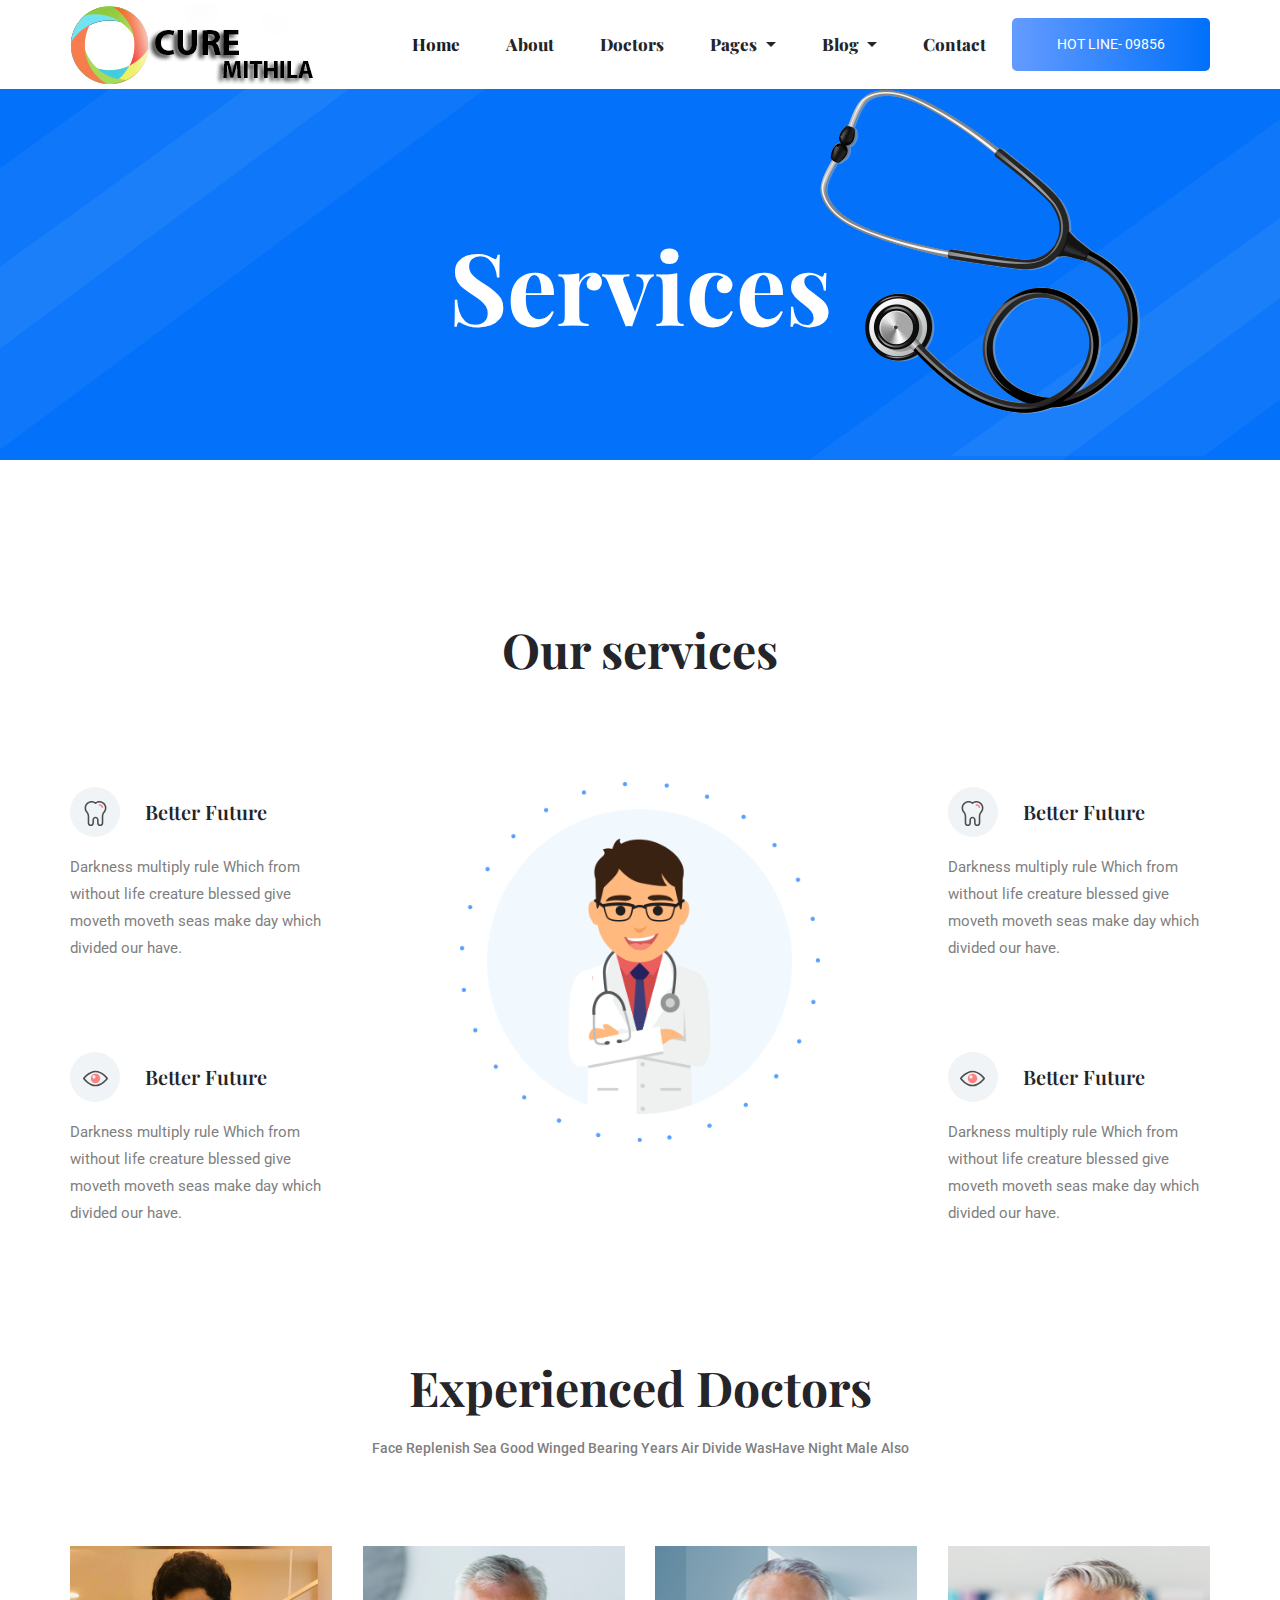
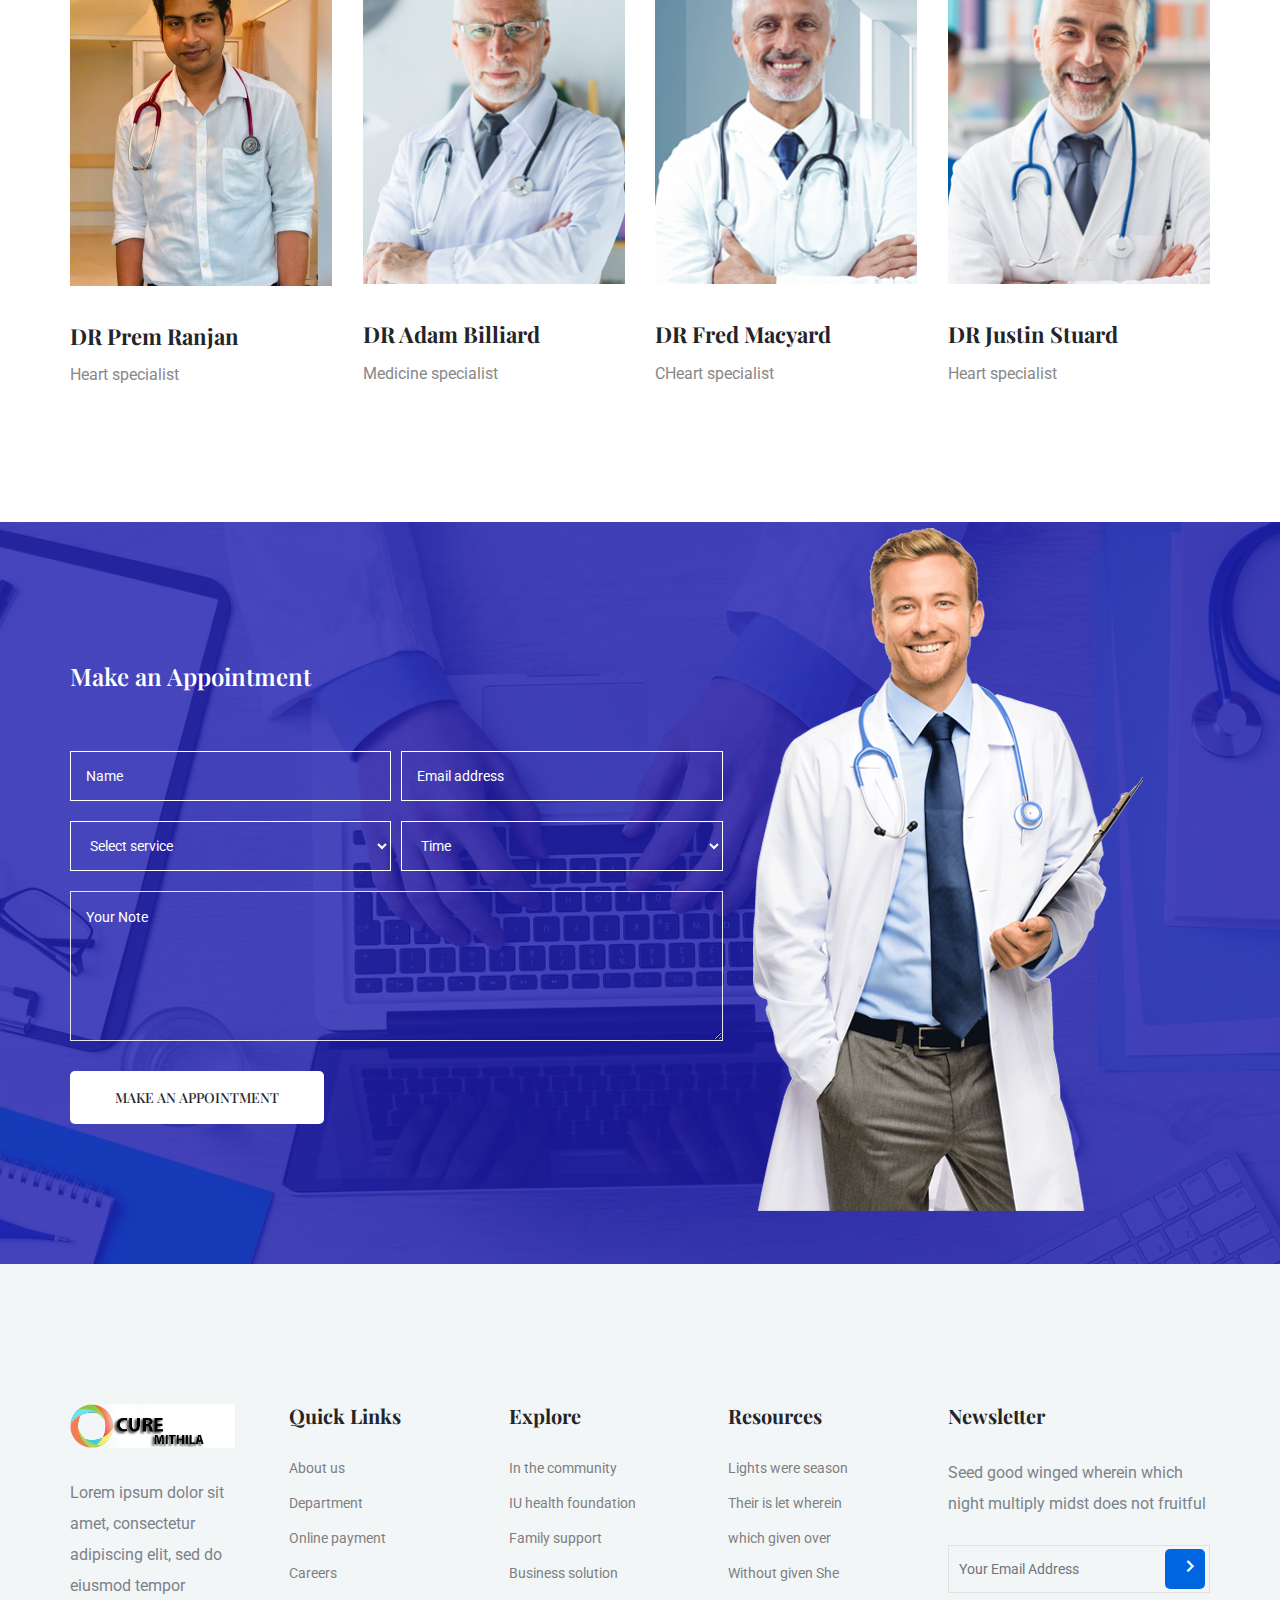
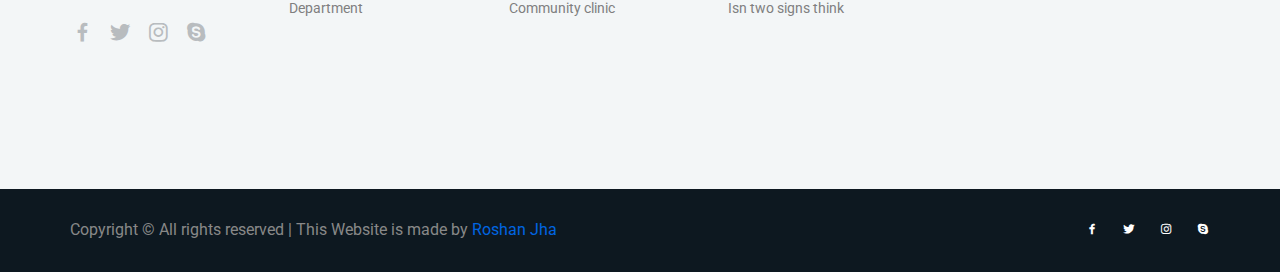
<file: services.html>
<!doctype html>
<html lang="en">
<head>

<meta charset="utf-8">
<meta name="viewport" content="width=device-width, initial-scale=1, shrink-to-fit=no">
<title>Cure  Mithla</title>
<link rel="icon" href="img/logo.webp">

<link rel="stylesheet" href="css/bootstrap.min.css">

<link rel="stylesheet" href="css/animate.css">

<link rel="stylesheet" href="css/owl.carousel.min.css">

<!-- <link rel="stylesheet" href="css/themify-icons.css">
 -->
<link rel="stylesheet" href="css/flaticon.css">

<link rel="stylesheet" href="css/magnific-popup.css">

<link rel="stylesheet" href="css/nice-select.css">

<link rel="stylesheet" href="css/slick.css">
<link href='https://cdn.jsdelivr.net/npm/boxicons@2.0.5/css/boxicons.min.css' rel='stylesheet'>
<!-- or -->
<link href='https://unpkg.com/boxicons@2.0.5/css/boxicons.min.css' rel='stylesheet'>


<link rel="stylesheet" href="css/style.css">
</head>
<body>


<header class="main_menu">
<div class="container">
<div class="row align-items-center">
<div class="col-lg-12">
<nav class="navbar navbar-expand-lg navbar-light">
<a class="navbar-brand" href="index.html"> <img src="img/L.png" alt="logo"> </a>
<button class="navbar-toggler" type="button" data-toggle="collapse" data-target="#navbarSupportedContent" aria-controls="navbarSupportedContent" aria-expanded="false" aria-label="Toggle navigation">
<span class="navbar-toggler-icon"></span>
</button>
<div class="collapse navbar-collapse main-menu-item justify-content-center" id="navbarSupportedContent">
<ul class="navbar-nav align-items-center">
<li class="nav-item active">
<a class="nav-link" href="index.html">Home</a>
</li>
<li class="nav-item">
<a class="nav-link" href="about.html">about</a>
</li>
<li class="nav-item">
<a class="nav-link" href="services.html">Doctors</a>
</li>
<li class="nav-item dropdown">
<a class="nav-link dropdown-toggle" href="blog.html" id="navbarDropdown" role="button" data-toggle="dropdown" aria-haspopup="true" aria-expanded="false">
Pages
</a>
<div class="dropdown-menu" aria-labelledby="navbarDropdown">
<a class="dropdown-item" href="services.html">services</a>
<a class="dropdown-item" href="services.html">depertments</a>
<a class="dropdown-item" href="services.html">Elements</a>
</div>
</li>
<li class="nav-item dropdown">
<a class="nav-link dropdown-toggle" href="blog.html" id="navbarDropdown_1" role="button" data-toggle="dropdown" aria-haspopup="true" aria-expanded="false">
blog
</a>
<div class="dropdown-menu" aria-labelledby="navbarDropdown_1">
<a class="dropdown-item" href="singleblog.html">blog</a>
<a class="dropdown-item" href="singleblog.html">Single blog</a>
</div>
</li>
<li class="nav-item">
<a class="nav-link" href="contact.html">Contact</a>
</li>
</ul>
</div>
<a class="btn_2 d-none d-lg-block" href="#">HOT LINE- 09856</a>
</nav>
</div>
</div>
</div>
</header>

<section class="breadcrumb_part breadcrumb_bg">
<div class="container">
<div class="row">
<div class="col-lg-12">
<div class="breadcrumb_iner">
<div class="breadcrumb_iner_item">
<h2>services</h2>
</div>
</div>
</div>
</div>
</div>
</section>


<section class="feature_part single_feature_page">
<div class="container">
<div class="row justify-content-center">
<div class="col-xl-8">
<div class="section_tittle text-center">
<h2>Our services</h2>
</div>
</div>
</div>
<div class="row justify-content-between align-items-center">
<div class="col-lg-3 col-sm-12">
<div class="single_feature">
<div class="single_feature_part">
<span class="single_feature_icon"><img src="img/feature_1.svg" alt=""></span>
<h4>Better Future</h4>
<p>Darkness multiply rule Which from without life creature blessed
give moveth moveth seas make day which divided our have.</p>
</div>
</div>
<div class="single_feature">
<div class="single_feature_part">
<span class="single_feature_icon"><img src="img/feature_2.svg" alt=""></span>
<h4>Better Future</h4>
<p>Darkness multiply rule Which from without life creature blessed
give moveth moveth seas make day which divided our have.</p>
</div>
</div>
</div>
<div class="col-lg-4 col-sm-12">
<div class="single_feature_img">
<img src="img/service.webp" alt="">
</div>
</div>
<div class="col-lg-3 col-sm-12">
<div class="single_feature">
<div class="single_feature_part">
<span class="single_feature_icon"><img src="img/feature_1.svg" alt=""></span>
<h4>Better Future</h4>
<p>Darkness multiply rule Which from without life creature blessed
give moveth moveth seas make day which divided our have.</p>
</div>
</div>
<div class="single_feature">
<div class="single_feature_part">
<span class="single_feature_icon"><img src="img/feature_2.svg" alt=""></span>
<h4>Better Future</h4>
<p>Darkness multiply rule Which from without life creature blessed
give moveth moveth seas make day which divided our have.</p>
</div>
</div>
</div>
</div>
</div>
</section>
 

<section class="doctor_part section_padding">
<div class="container">
<div class="row justify-content-center">
<div class="col-xl-8">
<div class="section_tittle text-center">
<h2> Experienced Doctors</h2>
<p>Face replenish sea good winged bearing years air divide wasHave night male also</p>
</div>
</div>
</div>
<div class="row">
<div class="col-sm-6 col-lg-3">
<div class="single_blog_item">
<div class="single_blog_img">
<img src="img/img-1.png" alt="doctor">
<div class="social_icon">
<ul>
<li><a href="#"> <i class="bx bxl-facebook"></i></a></li>
<li><a href="#"> <i class="bx bxl-twitter"></i></i> </a></li>
<li><a href="#"> <i class="bx bxl-instagram"></i> </a></li>
<li><a href="#"> <i class="bx bxl-skype"></i> </a></li>
</ul>
</div>
</div>
<div class="single_text">
<div class="single_blog_text">
<h3>DR Prem Ranjan</h3>
<p>Heart specialist</p>
</div>
</div>
</div>
</div>
<div class="col-sm-6 col-lg-3">
<div class="single_blog_item">
<div class="single_blog_img">
<img src="img/doctor_4.webp" alt="doctor">
<div class="social_icon">
<ul>
<li><a href="#"> <i class="bx bxl-facebook"></i></a></li>
<li><a href="#"> <i class="bx bxl-twitter"></i></i> </a></li>
<li><a href="#"> <i class="bx bxl-instagram"></i> </a></li>
<li><a href="#"> <i class="bx bxl-skype"></i> </a></li>
</ul>
</div>
</div>
<div class="single_text">
<div class="single_blog_text">
<h3>DR Adam Billiard</h3>
<p>Medicine specialist</p>
</div>
</div>
</div>
</div>
<div class="col-sm-6 col-lg-3">
<div class="single_blog_item">
<div class="single_blog_img">
<img src="img/doctor_2.webp" alt="doctor">
<div class="social_icon">
<ul>
<li><a href="#"> <i class="bx bxl-facebook"></i></a></li>
<li><a href="#"> <i class="bx bxl-twitter"></i></i> </a></li>
<li><a href="#"> <i class="bx bxl-instagram"></i> </a></li>
<li><a href="#"> <i class="bx bxl-skype"></i> </a></li>
</ul>
</div>
</div>
<div class="single_text">
<div class="single_blog_text">
<h3>DR Fred Macyard</h3>
<p>CHeart specialist</p>
</div>
</div>
</div>
</div>
<div class="col-sm-6 col-lg-3">
 <div class="single_blog_item">
<div class="single_blog_img">
<img src="img/doctor_3.webp" alt="doctor">
<div class="social_icon">
<ul>
<li><a href="#"> <i class="bx bxl-facebook"></i></a></li>
<li><a href="#"> <i class="bx bxl-twitter"></i></i> </a></li>
<li><a href="#"> <i class="bx bxl-instagram"></i> </a></li>
<li><a href="#"> <i class="bx bxl-skype"></i> </a></li>
</div>
</div>
<div class="single_text">
<div class="single_blog_text">
<h3>DR Justin Stuard</h3>
<p>Heart specialist</p>
</div>
</div>
</div>
</div>
</div>
</div>
</section>


<section class="regervation_part section_padding">
<div class="container">
<div class="row align-items-center regervation_content">
<div class="col-lg-7">
<div class="regervation_part_iner">
<form>
<h2>Make an Appointment</h2>
<div class="form-row">
<div class="form-group col-md-6">
<input type="email" class="form-control" id="inputEmail4" placeholder="Name">
</div>
<div class="form-group col-md-6">
<input type="password" class="form-control" id="inputPassword4" placeholder="Email address">
</div>
<div class="form-group col-md-6">
<select class="form-control" id="Select">
<option value="1" selected>Select service</option>
<option value="2">Name of service</option>
<option value="3">Name of service</option>
<option value="4">Name of service</option>
<option value="5">Name of service</option>
</select>
</div>
<div class="form-group  col-md-6">
<select class="form-control" id="Select2">
<option value="" selected>Time</option>
<option value="1">8 AM TO 10AM</option>
<option value="1">10 AM TO 12PM</option>
<option value="1">12PM TO 2PM</option>
<option value="1">2PM TO 4PM</option>
<option value="1">4PM TO 6PM</option>
<option value="1">6PM TO 8PM</option>
<option value="1">4PM TO 10PM</option>
<option value="1">10PM TO 12PM</option>
</select>
</div>
<div class="form-group col-md-12">
<textarea class="form-control" id="Textarea" rows="4" placeholder="Your Note "></textarea>
</div>
</div>
<div class="regerv_btn">
<a href="#" class="btn_2">Make an Appointment</a>
</div>
</form>
</div>
</div>
<div class="col-lg-5 col-md-6">
<div class="reservation_img">
<img src="img/reservation.webp" alt="" class="reservation_img_iner">
</div>
</div>
</div>
</div>
</section>

	<footer class="footer-area">
<div class="footer section_padding">
<div class="container">
<div class="row justify-content-between">
<div class="col-xl-2 col-md-4 col-sm-6 single-footer-widget">
<a href="#" class="footer_logo"> <img src="img/logo.webp" alt="#"> </a>
<p>Lorem ipsum dolor sit amet, consectetur adipiscing elit, sed do eiusmod tempor </p>
<div class="social_logo">
<a href="#"><i class="bx bxl-facebook bx-sm"></i></a>
<a href="#"> <i class="bx bxl-twitter bx-sm"></i> </a>
<a href="#"><i class="bx bxl-instagram bx-sm"></i></a>
<a href="#"><i class="bx bxl-skype bx-sm"></i></a>
</div>
</div>
<div class="col-xl-2 col-sm-6 col-md-4 single-footer-widget">
<h4>Quick Links</h4>
<ul>
<li><a href="#">About us</a></li>
<li><a href="#">Department</a></li>
<li><a href="#"> Online payment</a></li>
<li><a href="#">Careers</a></li>
<li><a href="#">Department</a></li>
</ul>
</div>
<div class="col-xl-2 col-sm-6 col-md-4 single-footer-widget">
<h4>Explore</h4>
<ul>
<li><a href="#">In the community</a></li>
<li><a href="#">IU health foundation</a></li>
<li><a href="#">Family support </a></li>
<li><a href="#">Business solution</a></li>
<li><a href="#">Community clinic</a></li>
</ul>
</div>
<div class="col-xl-2 col-sm-6 col-md-6 single-footer-widget">
<h4>Resources</h4>
<ul>
<li><a href="#">Lights were season</a></li>
<li><a href="#"> Their is let wherein</a></li>
<li><a href="#">which given over</a></li>
<li><a href="#">Without given She</a></li>
<li><a href="#">Isn two signs think</a></li>
</ul>
</div>
<div class="col-xl-3 col-sm-6 col-md-6 single-footer-widget">
<h4>Newsletter</h4>
<p>Seed good winged wherein which night multiply
midst does not fruitful</p>
<div class="form-wrap" id="mc_embed_signup">
<form target="_blank" action="https://spondonit.us12.list-manage.com/subscribe/post?u=1462626880ade1ac87bd9c93a&amp;id=92a4423d01" method="get" class="form-inline">
<input class="form-control" name="EMAIL" placeholder="Your Email Address" onfocus="if (!window.__cfRLUnblockHandlers) return false; this.placeholder = ''" onblur="if (!window.__cfRLUnblockHandlers) return false; this.placeholder = 'Your Email Address '" required="" type="email" data-cf-modified-3d2af005f73df1a5cf673408-="">
<button class="click-btn btn btn-default text-uppercase"> <i class="bx bx-chevron-right bx-sm"></i>
</button>
<div style="position: absolute; left: -5000px;">
<input name="b_36c4fd991d266f23781ded980_aefe40901a" tabindex="-1" value="" type="text">
</div>
<div class="info"></div>
</form>
</div>
</div>
</div>
</div>
</div>
<div class="copyright_part">
<div class="container">
<div class="row align-items-center">
<p class="footer-text m-0 col-lg-8 col-md-12">
Copyright &copy;<script type="3d2af005f73df1a5cf673408-text/javascript">document.write(new Date().getFullYear());</script> All rights reserved | This Website is made by<i class="bx bxl-heart"></i> <a href="#" target="_blank">Roshan Jha</a>

</p>
<div class="col-lg-4 col-md-12 text-center text-lg-right footer-social">
<a href="#"><i class="bx bxl-facebook"></i></a>
<a href="#"> <i class="bx bxl-twitter"></i> </a>
<a href="#"><i class="bx bxl-instagram"></i></a>
<a href="#"><i class="bx bxl-skype"></i></a>
</div>
</div>
</div>
</div>
</footer>

<script src="js/jquery-1.12.1.min.js" type="3cdb5dd800276930a8569867-text/javascript"></script>

<script src="js/popper.min.js" type="3cdb5dd800276930a8569867-text/javascript"></script>

<script src="js/bootstrap.min.js" type="3cdb5dd800276930a8569867-text/javascript"></script>

<script src="js/owl.carousel.min.js" type="3cdb5dd800276930a8569867-text/javascript"></script>
<script src="js/jquery.nice-select.min.js" type="3cdb5dd800276930a8569867-text/javascript"></script>

<script src="js/jquery.ajaxchimp.min.js" type="3cdb5dd800276930a8569867-text/javascript"></script>
<script src="js/jquery.form.js" type="3cdb5dd800276930a8569867-text/javascript"></script>
<script src="js/jquery.validate.min.js" type="3cdb5dd800276930a8569867-text/javascript"></script>
<script src="js/mail-script.js" type="3cdb5dd800276930a8569867-text/javascript"></script>
<script src="js/contact.js" type="3cdb5dd800276930a8569867-text/javascript"></script>

<script src="js/custom.js" type="3cdb5dd800276930a8569867-text/javascript"></script>

<script async src="https://www.googletagmanager.com/gtag/js?id=UA-23581568-13" type="3cdb5dd800276930a8569867-text/javascript"></script>
<script type="3cdb5dd800276930a8569867-text/javascript">
  window.dataLayer = window.dataLayer || [];
  function gtag(){dataLayer.push(arguments);}
  gtag('js', new Date());

  gtag('config', 'UA-23581568-13');
</script>
<script src="https://ajax.cloudflare.com/cdn-cgi/scripts/7089c43e/cloudflare-static/rocket-loader.min.js" data-cf-settings="3cdb5dd800276930a8569867-|49" defer=""></script></body>
</html>
</file>
<file: css/themify-icons.css>
@font-face{font-family:themify;src:url(../fonts/themify.eot?-fvbane);src:url(../fonts/themify.eot?#iefix-fvbane) format('embedded-opentype'),url(../fonts/themify.woff?-fvbane) format('woff'),url(../fonts/themify.ttf?-fvbane) format('truetype'),url(../fonts/themify.svg?-fvbane#themify) format('svg');font-weight:400;font-style:normal}[class^=ti-],[class*=" ti-"]{font-family:themify;speak:none;font-style:normal;font-weight:400;font-variant:normal;text-transform:none;line-height:1;-webkit-font-smoothing:antialiased;-moz-osx-font-smoothing:grayscale}.ti-wand:before{content:"\e600"}.ti-volume:before{content:"\e601"}.ti-user:before{content:"\e602"}.ti-unlock:before{content:"\e603"}.ti-unlink:before{content:"\e604"}.ti-trash:before{content:"\e605"}.ti-thought:before{content:"\e606"}.ti-target:before{content:"\e607"}.ti-tag:before{content:"\e608"}.ti-tablet:before{content:"\e609"}.ti-star:before{content:"\e60a"}.ti-spray:before{content:"\e60b"}.ti-signal:before{content:"\e60c"}.ti-shopping-cart:before{content:"\e60d"}.ti-shopping-cart-full:before{content:"\e60e"}.ti-settings:before{content:"\e60f"}.ti-search:before{content:"\e610"}.ti-zoom-in:before{content:"\e611"}.ti-zoom-out:before{content:"\e612"}.ti-cut:before{content:"\e613"}.ti-ruler:before{content:"\e614"}.ti-ruler-pencil:before{content:"\e615"}.ti-ruler-alt:before{content:"\e616"}.ti-bookmark:before{content:"\e617"}.ti-bookmark-alt:before{content:"\e618"}.ti-reload:before{content:"\e619"}.ti-plus:before{content:"\e61a"}.ti-pin:before{content:"\e61b"}.ti-pencil:before{content:"\e61c"}.ti-pencil-alt:before{content:"\e61d"}.ti-paint-roller:before{content:"\e61e"}.ti-paint-bucket:before{content:"\e61f"}.ti-na:before{content:"\e620"}.ti-mobile:before{content:"\e621"}.ti-minus:before{content:"\e622"}.ti-medall:before{content:"\e623"}.ti-medall-alt:before{content:"\e624"}.ti-marker:before{content:"\e625"}.ti-marker-alt:before{content:"\e626"}.ti-arrow-up:before{content:"\e627"}.ti-arrow-right:before{content:"\e628"}.ti-arrow-left:before{content:"\e629"}.ti-arrow-down:before{content:"\e62a"}.ti-lock:before{content:"\e62b"}.ti-location-arrow:before{content:"\e62c"}.ti-link:before{content:"\e62d"}.ti-layout:before{content:"\e62e"}.ti-layers:before{content:"\e62f"}.ti-layers-alt:before{content:"\e630"}.ti-key:before{content:"\e631"}.ti-import:before{content:"\e632"}.ti-image:before{content:"\e633"}.ti-heart:before{content:"\e634"}.ti-heart-broken:before{content:"\e635"}.ti-hand-stop:before{content:"\e636"}.ti-hand-open:before{content:"\e637"}.ti-hand-drag:before{content:"\e638"}.ti-folder:before{content:"\e639"}.ti-flag:before{content:"\e63a"}.ti-flag-alt:before{content:"\e63b"}.ti-flag-alt-2:before{content:"\e63c"}.ti-eye:before{content:"\e63d"}.ti-export:before{content:"\e63e"}.ti-exchange-vertical:before{content:"\e63f"}.ti-desktop:before{content:"\e640"}.ti-cup:before{content:"\e641"}.ti-crown:before{content:"\e642"}.ti-comments:before{content:"\e643"}.ti-comment:before{content:"\e644"}.ti-comment-alt:before{content:"\e645"}.ti-close:before{content:"\e646"}.ti-clip:before{content:"\e647"}.ti-angle-up:before{content:"\e648"}.ti-angle-right:before{content:"\e649"}.ti-angle-left:before{content:"\e64a"}.ti-angle-down:before{content:"\e64b"}.ti-check:before{content:"\e64c"}.ti-check-box:before{content:"\e64d"}.ti-camera:before{content:"\e64e"}.ti-announcement:before{content:"\e64f"}.ti-brush:before{content:"\e650"}.ti-briefcase:before{content:"\e651"}.ti-bolt:before{content:"\e652"}.ti-bolt-alt:before{content:"\e653"}.ti-blackboard:before{content:"\e654"}.ti-bag:before{content:"\e655"}.ti-move:before{content:"\e656"}.ti-arrows-vertical:before{content:"\e657"}.ti-arrows-horizontal:before{content:"\e658"}.ti-fullscreen:before{content:"\e659"}.ti-arrow-top-right:before{content:"\e65a"}.ti-arrow-top-left:before{content:"\e65b"}.ti-arrow-circle-up:before{content:"\e65c"}.ti-arrow-circle-right:before{content:"\e65d"}.ti-arrow-circle-left:before{content:"\e65e"}.ti-arrow-circle-down:before{content:"\e65f"}.ti-angle-double-up:before{content:"\e660"}.ti-angle-double-right:before{content:"\e661"}.ti-angle-double-left:before{content:"\e662"}.ti-angle-double-down:before{content:"\e663"}.ti-zip:before{content:"\e664"}.ti-world:before{content:"\e665"}.ti-wheelchair:before{content:"\e666"}.ti-view-list:before{content:"\e667"}.ti-view-list-alt:before{content:"\e668"}.ti-view-grid:before{content:"\e669"}.ti-uppercase:before{content:"\e66a"}.ti-upload:before{content:"\e66b"}.ti-underline:before{content:"\e66c"}.ti-truck:before{content:"\e66d"}.ti-timer:before{content:"\e66e"}.ti-ticket:before{content:"\e66f"}.ti-thumb-up:before{content:"\e670"}.ti-thumb-down:before{content:"\e671"}.ti-text:before{content:"\e672"}.ti-stats-up:before{content:"\e673"}.ti-stats-down:before{content:"\e674"}.ti-split-v:before{content:"\e675"}.ti-split-h:before{content:"\e676"}.ti-smallcap:before{content:"\e677"}.ti-shine:before{content:"\e678"}.ti-shift-right:before{content:"\e679"}.ti-shift-left:before{content:"\e67a"}.ti-shield:before{content:"\e67b"}.ti-notepad:before{content:"\e67c"}.ti-server:before{content:"\e67d"}.ti-quote-right:before{content:"\e67e"}.ti-quote-left:before{content:"\e67f"}.ti-pulse:before{content:"\e680"}.ti-printer:before{content:"\e681"}.ti-power-off:before{content:"\e682"}.ti-plug:before{content:"\e683"}.ti-pie-chart:before{content:"\e684"}.ti-paragraph:before{content:"\e685"}.ti-panel:before{content:"\e686"}.ti-package:before{content:"\e687"}.ti-music:before{content:"\e688"}.ti-music-alt:before{content:"\e689"}.ti-mouse:before{content:"\e68a"}.ti-mouse-alt:before{content:"\e68b"}.ti-money:before{content:"\e68c"}.ti-microphone:before{content:"\e68d"}.ti-menu:before{content:"\e68e"}.ti-menu-alt:before{content:"\e68f"}.ti-map:before{content:"\e690"}.ti-map-alt:before{content:"\e691"}.ti-loop:before{content:"\e692"}.ti-location-pin:before{content:"\e693"}.ti-list:before{content:"\e694"}.ti-light-bulb:before{content:"\e695"}.ti-Italic:before{content:"\e696"}.ti-info:before{content:"\e697"}.ti-infinite:before{content:"\e698"}.ti-id-badge:before{content:"\e699"}.ti-hummer:before{content:"\e69a"}.ti-home:before{content:"\e69b"}.ti-help:before{content:"\e69c"}.ti-headphone:before{content:"\e69d"}.ti-harddrives:before{content:"\e69e"}.ti-harddrive:before{content:"\e69f"}.ti-gift:before{content:"\e6a0"}.ti-game:before{content:"\e6a1"}.ti-filter:before{content:"\e6a2"}.ti-files:before{content:"\e6a3"}.ti-file:before{content:"\e6a4"}.ti-eraser:before{content:"\e6a5"}.ti-envelope:before{content:"\e6a6"}.ti-download:before{content:"\e6a7"}.ti-direction:before{content:"\e6a8"}.ti-direction-alt:before{content:"\e6a9"}.ti-dashboard:before{content:"\e6aa"}.ti-control-stop:before{content:"\e6ab"}.ti-control-shuffle:before{content:"\e6ac"}.ti-control-play:before{content:"\e6ad"}.ti-control-pause:before{content:"\e6ae"}.ti-control-forward:before{content:"\e6af"}.ti-control-backward:before{content:"\e6b0"}.ti-cloud:before{content:"\e6b1"}.ti-cloud-up:before{content:"\e6b2"}.ti-cloud-down:before{content:"\e6b3"}.ti-clipboard:before{content:"\e6b4"}.ti-car:before{content:"\e6b5"}.ti-calendar:before{content:"\e6b6"}.ti-book:before{content:"\e6b7"}.ti-bell:before{content:"\e6b8"}.ti-basketball:before{content:"\e6b9"}.ti-bar-chart:before{content:"\e6ba"}.ti-bar-chart-alt:before{content:"\e6bb"}.ti-back-right:before{content:"\e6bc"}.ti-back-left:before{content:"\e6bd"}.ti-arrows-corner:before{content:"\e6be"}.ti-archive:before{content:"\e6bf"}.ti-anchor:before{content:"\e6c0"}.ti-align-right:before{content:"\e6c1"}.ti-align-left:before{content:"\e6c2"}.ti-align-justify:before{content:"\e6c3"}.ti-align-center:before{content:"\e6c4"}.ti-alert:before{content:"\e6c5"}.ti-alarm-clock:before{content:"\e6c6"}.ti-agenda:before{content:"\e6c7"}.ti-write:before{content:"\e6c8"}.ti-window:before{content:"\e6c9"}.ti-widgetized:before{content:"\e6ca"}.ti-widget:before{content:"\e6cb"}.ti-widget-alt:before{content:"\e6cc"}.ti-wallet:before{content:"\e6cd"}.ti-video-clapper:before{content:"\e6ce"}.ti-video-camera:before{content:"\e6cf"}.ti-vector:before{content:"\e6d0"}.ti-themify-logo:before{content:"\e6d1"}.ti-themify-favicon:before{content:"\e6d2"}.ti-themify-favicon-alt:before{content:"\e6d3"}.ti-support:before{content:"\e6d4"}.ti-stamp:before{content:"\e6d5"}.ti-split-v-alt:before{content:"\e6d6"}.ti-slice:before{content:"\e6d7"}.ti-shortcode:before{content:"\e6d8"}.ti-shift-right-alt:before{content:"\e6d9"}.ti-shift-left-alt:before{content:"\e6da"}.ti-ruler-alt-2:before{content:"\e6db"}.ti-receipt:before{content:"\e6dc"}.ti-pin2:before{content:"\e6dd"}.ti-pin-alt:before{content:"\e6de"}.ti-pencil-alt2:before{content:"\e6df"}.ti-palette:before{content:"\e6e0"}.ti-more:before{content:"\e6e1"}.ti-more-alt:before{content:"\e6e2"}.ti-microphone-alt:before{content:"\e6e3"}.ti-magnet:before{content:"\e6e4"}.ti-line-double:before{content:"\e6e5"}.ti-line-dotted:before{content:"\e6e6"}.ti-line-dashed:before{content:"\e6e7"}.ti-layout-width-full:before{content:"\e6e8"}.ti-layout-width-default:before{content:"\e6e9"}.ti-layout-width-default-alt:before{content:"\e6ea"}.ti-layout-tab:before{content:"\e6eb"}.ti-layout-tab-window:before{content:"\e6ec"}.ti-layout-tab-v:before{content:"\e6ed"}.ti-layout-tab-min:before{content:"\e6ee"}.ti-layout-slider:before{content:"\e6ef"}.ti-layout-slider-alt:before{content:"\e6f0"}.ti-layout-sidebar-right:before{content:"\e6f1"}.ti-layout-sidebar-none:before{content:"\e6f2"}.ti-layout-sidebar-left:before{content:"\e6f3"}.ti-layout-placeholder:before{content:"\e6f4"}.ti-layout-menu:before{content:"\e6f5"}.ti-layout-menu-v:before{content:"\e6f6"}.ti-layout-menu-separated:before{content:"\e6f7"}.ti-layout-menu-full:before{content:"\e6f8"}.ti-layout-media-right-alt:before{content:"\e6f9"}.ti-layout-media-right:before{content:"\e6fa"}.ti-layout-media-overlay:before{content:"\e6fb"}.ti-layout-media-overlay-alt:before{content:"\e6fc"}.ti-layout-media-overlay-alt-2:before{content:"\e6fd"}.ti-layout-media-left-alt:before{content:"\e6fe"}.ti-layout-media-left:before{content:"\e6ff"}.ti-layout-media-center-alt:before{content:"\e700"}.ti-layout-media-center:before{content:"\e701"}.ti-layout-list-thumb:before{content:"\e702"}.ti-layout-list-thumb-alt:before{content:"\e703"}.ti-layout-list-post:before{content:"\e704"}.ti-layout-list-large-image:before{content:"\e705"}.ti-layout-line-solid:before{content:"\e706"}.ti-layout-grid4:before{content:"\e707"}.ti-layout-grid3:before{content:"\e708"}.ti-layout-grid2:before{content:"\e709"}.ti-layout-grid2-thumb:before{content:"\e70a"}.ti-layout-cta-right:before{content:"\e70b"}.ti-layout-cta-left:before{content:"\e70c"}.ti-layout-cta-center:before{content:"\e70d"}.ti-layout-cta-btn-right:before{content:"\e70e"}.ti-layout-cta-btn-left:before{content:"\e70f"}.ti-layout-column4:before{content:"\e710"}.ti-layout-column3:before{content:"\e711"}.ti-layout-column2:before{content:"\e712"}.ti-layout-accordion-separated:before{content:"\e713"}.ti-layout-accordion-merged:before{content:"\e714"}.ti-layout-accordion-list:before{content:"\e715"}.ti-ink-pen:before{content:"\e716"}.ti-info-alt:before{content:"\e717"}.ti-help-alt:before{content:"\e718"}.ti-headphone-alt:before{content:"\e719"}.ti-hand-point-up:before{content:"\e71a"}.ti-hand-point-right:before{content:"\e71b"}.ti-hand-point-left:before{content:"\e71c"}.ti-hand-point-down:before{content:"\e71d"}.ti-gallery:before{content:"\e71e"}.ti-face-smile:before{content:"\e71f"}.ti-face-sad:before{content:"\e720"}.ti-credit-card:before{content:"\e721"}.ti-control-skip-forward:before{content:"\e722"}.ti-control-skip-backward:before{content:"\e723"}.ti-control-record:before{content:"\e724"}.ti-control-eject:before{content:"\e725"}.ti-comments-smiley:before{content:"\e726"}.ti-brush-alt:before{content:"\e727"}.ti-youtube:before{content:"\e728"}.ti-vimeo:before{content:"\e729"}.ti-twitter:before{content:"\e72a"}.ti-time:before{content:"\e72b"}.ti-tumblr:before{content:"\e72c"}.ti-skype:before{content:"\e72d"}.ti-share:before{content:"\e72e"}.ti-share-alt:before{content:"\e72f"}.ti-rocket:before{content:"\e730"}.ti-pinterest:before{content:"\e731"}.ti-new-window:before{content:"\e732"}.ti-microsoft:before{content:"\e733"}.ti-list-ol:before{content:"\e734"}.ti-linkedin:before{content:"\e735"}.ti-layout-sidebar-2:before{content:"\e736"}.ti-layout-grid4-alt:before{content:"\e737"}.ti-layout-grid3-alt:before{content:"\e738"}.ti-layout-grid2-alt:before{content:"\e739"}.ti-layout-column4-alt:before{content:"\e73a"}.ti-layout-column3-alt:before{content:"\e73b"}.ti-layout-column2-alt:before{content:"\e73c"}.ti-instagram:before{content:"\e73d"}.ti-google:before{content:"\e73e"}.ti-github:before{content:"\e73f"}.ti-flickr:before{content:"\e740"}.ti-facebook:before{content:"\e741"}.ti-dropbox:before{content:"\e742"}.ti-dribbble:before{content:"\e743"}.ti-apple:before{content:"\e744"}.ti-android:before{content:"\e745"}.ti-save:before{content:"\e746"}.ti-save-alt:before{content:"\e747"}.ti-yahoo:before{content:"\e748"}.ti-wordpress:before{content:"\e749"}.ti-vimeo-alt:before{content:"\e74a"}.ti-twitter-alt:before{content:"\e74b"}.ti-tumblr-alt:before{content:"\e74c"}.ti-trello:before{content:"\e74d"}.ti-stack-overflow:before{content:"\e74e"}.ti-soundcloud:before{content:"\e74f"}.ti-sharethis:before{content:"\e750"}.ti-sharethis-alt:before{content:"\e751"}.ti-reddit:before{content:"\e752"}.ti-pinterest-alt:before{content:"\e753"}.ti-microsoft-alt:before{content:"\e754"}.ti-linux:before{content:"\e755"}.ti-jsfiddle:before{content:"\e756"}.ti-joomla:before{content:"\e757"}.ti-html5:before{content:"\e758"}.ti-flickr-alt:before{content:"\e759"}.ti-email:before{content:"\e75a"}.ti-drupal:before{content:"\e75b"}.ti-dropbox-alt:before{content:"\e75c"}.ti-css3:before{content:"\e75d"}.ti-rss:before{content:"\e75e"}.ti-rss-alt:before{content:"\e75f"}
</file>
<file: css/flaticon.css>
@font-face{font-family:flaticon;src:url(../fonts/Flaticon.eot);src:url(../fonts/Flaticon.eot?#iefix) format("embedded-opentype"),url(../fonts/Flaticon.woff2) format("woff2"),url(../fonts/Flaticon.woff) format("woff"),url(../fonts/Flaticon.ttf) format("truetype"),url(../fonts/Flaticon.svg#Flaticon) format("svg");font-weight:400;font-style:normal}@media screen and (-webkit-min-device-pixel-ratio:0){@font-face{font-family:flaticon;src:url(./Flaticon.svg#Flaticon) format("svg")}}[class^=flaticon-]:before,[class*=" flaticon-"]:before,[class^=flaticon-]:after,[class*=" flaticon-"]:after{font-family:Flaticon;font-size:30px;font-style:normal;color:#fff}.flaticon-growth:before{content:"\f100"}.flaticon-wallet:before{content:"\f101"}
</file>
<file: css/nice-select.css>
.nice-select{-webkit-tap-highlight-color:transparent;background-color:#fff;border-radius:5px;border:solid 1px #e8e8e8;box-sizing:border-box;clear:both;cursor:pointer;display:block;float:left;font-family:inherit;font-size:14px;font-weight:400;height:42px;line-height:40px;outline:none;padding-left:18px;padding-right:30px;position:relative;text-align:left!important;-webkit-transition:all .2s ease-in-out;transition:all .2s ease-in-out;-webkit-user-select:none;-moz-user-select:none;-ms-user-select:none;user-select:none;white-space:nowrap;width:auto}.nice-select:hover{border-color:#dbdbdb}.nice-select:active,.nice-select.open,.nice-select:focus{border-color:#999}.nice-select:after{border-bottom:2px solid #999;border-right:2px solid #999;content:'';display:block;height:10px;margin-top:-4px;pointer-events:none;position:absolute;right:12px;top:50%;-webkit-transform-origin:66% 66%;-ms-transform-origin:66% 66%;transform-origin:66% 66%;-webkit-transform:rotate(45deg);-ms-transform:rotate(45deg);transform:rotate(45deg);-webkit-transition:all .15s ease-in-out;transition:all .15s ease-in-out;width:10px}.nice-select.open:after{-webkit-transform:rotate(-135deg);-ms-transform:rotate(-135deg);transform:rotate(-135deg)}.nice-select.open .list{opacity:1;pointer-events:auto;-webkit-transform:scale(1) translateY(0);-ms-transform:scale(1) translateY(0);transform:scale(1) translateY(0)}.nice-select.disabled{border-color:#ededed;color:#999;pointer-events:none}.nice-select.disabled:after{border-color:#ccc}.nice-select.wide{width:100%}.nice-select.wide .list{left:0!important;right:0!important}.nice-select.right{float:right}.nice-select.right .list{left:auto;right:0}.nice-select.small{font-size:12px;height:36px;line-height:34px}.nice-select.small:after{height:4px;width:4px}.nice-select.small .option{line-height:34px;min-height:34px}.nice-select .list{background-color:#fff;border-radius:5px;box-shadow:0 0 0 1px rgba(68,68,68,.11);box-sizing:border-box;margin-top:4px;opacity:0;overflow:hidden;padding:0;pointer-events:none;position:absolute;top:100%;left:0;-webkit-transform-origin:50% 0;-ms-transform-origin:50% 0;transform-origin:50% 0;-webkit-transform:scale(.75) translateY(-21px);-ms-transform:scale(.75) translateY(-21px);transform:scale(.75) translateY(-21px);-webkit-transition:all .2s cubic-bezier(.5,0,0,1.25),opacity .15s ease-out;transition:all .2s cubic-bezier(.5,0,0,1.25),opacity .15s ease-out;z-index:9}.nice-select .list:hover .option:not(:hover){background-color:transparent!important}.nice-select .option{cursor:pointer;font-weight:400;line-height:40px;list-style:none;min-height:40px;outline:none;padding-left:18px;padding-right:29px;text-align:left;-webkit-transition:all .2s;transition:all .2s}.nice-select .option:hover,.nice-select .option.focus,.nice-select .option.selected.focus{background-color:#f6f6f6}.nice-select .option.selected{font-weight:700}.nice-select .option.disabled{background-color:transparent;color:#999;cursor:default}.no-csspointerevents .nice-select .list{display:none}.no-csspointerevents .nice-select.open .list{display:block}
</file>
<file: css/style.css>
@import "https://fonts.googleapis.com/css?family=Playfair+Display:400,700|Roboto:300,400,500,700&display=swap";
.btn_1,
.btn_2,
.regervation_part .btn_2:hover {
	background-image: -webkit-linear-gradient(to right, #649bff, #0070fa, #649bff);
	background-image: -o-linear-gradient(to right, #649bff, #0070fa, #649bff);
	background-image: linear-gradient(to right, #649bff, #0070fa, #649bff)
}

.regervation_part .btn_2 {
	background-image: -webkit-linear-gradient(to right, #fff, #fff, #fff);
	background-image: -o-linear-gradient(to right, #fff, #fff, #fff);
	background-image: linear-gradient(to right, #fff, #fff, #fff)
}

body {
	font-family: roboto, sans-serif;
	padding: 0;
	margin: 0;
	font-size: 14px
}

.message_submit_form:focus {
	outline: none
}

input:hover,
input:focus {
	outline: none!important
}

.gray_bg {
	background-color: #f7f7f7
}

.section_padding {
	padding: 140px 0
}

@media only screen and (min-width:992px) and (max-width:1200px) {
	.section_padding {
		padding: 80px 0
	}
}

@media only screen and (min-width:768px) and (max-width:991px) {
	.section_padding {
		padding: 70px 0
	}
}

@media(max-width:576px) {
	.section_padding {
		padding: 70px 0
	}
}

@media only screen and (min-width:576px) and (max-width:767px) {
	.section_padding {
		padding: 70px 0
	}
}

.single_padding_top {
	padding-top: 140px!important
}

@media only screen and (min-width:992px) and (max-width:1200px) {
	.single_padding_top {
		padding-top: 70px!important
	}
}

@media only screen and (min-width:768px) and (max-width:991px) {
	.single_padding_top {
		padding-top: 70px!important
	}
}

@media(max-width:576px) {
	.single_padding_top {
		padding-top: 70px!important
	}
}

@media only screen and (min-width:576px) and (max-width:767px) {
	.single_padding_top {
		padding-top: 80px!important
	}
}

.padding_top {
	padding-top: 140px
}

@media only screen and (min-width:992px) and (max-width:1200px) {
	.padding_top {
		padding-top: 80px
	}
}

@media only screen and (min-width:768px) and (max-width:991px) {
	.padding_top {
		padding-top: 70px
	}
}

@media(max-width:576px) {
	.padding_top {
		padding-top: 70px
	}
}

@media only screen and (min-width:576px) and (max-width:767px) {
	.padding_top {
		padding-top: 70px
	}
}

.padding_bottom {
	padding-bottom: 140px
}

@media only screen and (min-width:992px) and (max-width:1200px) {
	.padding_bottom {
		padding-bottom: 80px
	}
}

@media only screen and (min-width:768px) and (max-width:991px) {
	.padding_bottom {
		padding-bottom: 70px
	}
}

@media(max-width:576px) {
	.padding_bottom {
		padding-bottom: 70px
	}
}

@media only screen and (min-width:576px) and (max-width:767px) {
	.padding_bottom {
		padding-bottom: 70px
	}
}

a {
	text-decoration: none;
	-webkit-transition: .5s;
	transition: .5s
}

a:hover {
	outline: none;
	text-decoration: none
}

h1,
h2,
h3,
h4,
h5,
h6 {
	color: #242429;
	font-family: playfair display, serif
}

p {
	color: #666;
	font-family: roboto, sans-serif;
	line-height: 1.929;
	font-size: 16px;
	margin-bottom: 0;
	color: #888
}

h2 {
	font-size: 44px;
	line-height: 28px;
	color: #242429;
	font-weight: 600;
	line-height: 1.222
}

@media(max-width:576px) {
	h2 {
		font-size: 22px;
		line-height: 25px
	}
}

@media only screen and (min-width:576px) and (max-width:767px) {
	h2 {
		font-size: 24px;
		line-height: 25px
	}
}

h3 {
	font-size: 24px;
	line-height: 25px
}

@media(max-width:576px) {
	h3 {
		font-size: 20px
	}
}

h5 {
	font-size: 18px;
	line-height: 22px
}

img {
	max-width: 100%
}

a:focus,
.button:focus,
button:focus,
.btn:focus {
	text-decoration: none;
	outline: none;
	box-shadow: none;
	-webkit-transition: 1s;
	transition: 1s
}

.section_tittle {
	margin-bottom: 84px
}

@media(max-width:576px) {
	.section_tittle {
		margin-bottom: 50px
	}
}

@media only screen and (min-width:576px) and (max-width:767px) {
	.section_tittle {
		margin-bottom: 50px
	}
}

@media only screen and (min-width:768px) and (max-width:991px) {
	.section_tittle {
		font-size: 50px;
		margin-bottom: 50px
	}
}

@media only screen and (min-width:992px) and (max-width:1200px) {
	.section_tittle {
		margin-bottom: 50px
	}
}

.section_tittle h2 {
	font-size: 48px;
	color: #242429;
	line-height: 40px;
	font-weight: 700;
	position: relative;
	margin-bottom: 28px
}

@media(max-width:991px) {
	.section_tittle h2 {
		font-size: 25px;
		line-height: 35px;
		margin-bottom: 10px
	}
}

@media only screen and (min-width:992px) and (max-width:1200px) {
	.section_tittle h2 {
		font-size: 35px;
		line-height: 40px;
		margin-bottom: 10px
	}
}

.section_tittle p {
	color: #7f7f7f;
	font-weight: 500;
	text-transform: capitalize;
	margin-bottom: 26px;
	font-size: 14px
}

@media(max-width:576px) {
	.section_tittle p {
		margin-bottom: 10px
	}
}

@media only screen and (min-width:576px) and (max-width:767px) {
	.section_tittle p {
		margin-bottom: 10px
	}
}

@media only screen and (min-width:768px) and (max-width:991px) {
	.section_tittle p {
		margin-bottom: 10px
	}
}

@media only screen and (min-width:992px) and (max-width:1200px) {
	.section_tittle p {
		margin-bottom: 10px
	}
}

ul {
	list-style: none;
	margin: 0;
	padding: 0
}

.mb_110 {
	margin-bottom: 110px
}

@media(max-width:576px) {
	.mb_110 {
		margin-bottom: 220px
	}
}

.mt_130 {
	margin-top: 130px
}

@media(max-width:576px) {
	.mt_130 {
		margin-top: 70px
	}
}

@media only screen and (min-width:576px) and (max-width:767px) {
	.mt_130 {
		margin-top: 70px
	}
}

@media only screen and (min-width:768px) and (max-width:991px) {
	.mt_130 {
		margin-top: 70px
	}
}

@media only screen and (min-width:992px) and (max-width:1200px) {
	.mt_130 {
		margin-top: 70px
	}
}

.mb_130 {
	margin-bottom: 130px
}

@media(max-width:576px) {
	.mb_130 {
		margin-bottom: 70px
	}
}

@media only screen and (min-width:576px) and (max-width:767px) {
	.mb_130 {
		margin-bottom: 70px
	}
}

@media only screen and (min-width:768px) and (max-width:991px) {
	.mb_130 {
		margin-bottom: 70px
	}
}

@media only screen and (min-width:992px) and (max-width:1200px) {
	.mb_130 {
		margin-bottom: 70px
	}
}

.padding_less_40 {
	margin-bottom: -50px
}

.z_index {
	z-index: 9!important;
	position: relative
}

@media only screen and (min-width:1200px) and (max-width:3640px) {
	.container {
		max-width: 1170px
	}
}

@media(max-width:1200px) {
	[class*=hero-ani-] {
		display: none!important
	}
}

.form-control:focus {
	box-shadow: none
}

.submit_btn {
	width: auto;
	display: inline-block;
	background: #fff;
	padding: 0 50px;
	color: #fff;
	font-size: 13px;
	font-weight: 500;
	line-height: 50px;
	border-radius: 5px;
	outline: none!important;
	box-shadow: none!important;
	text-align: center;
	border: 1px solid #edeff2;
	cursor: pointer;
	-webkit-transition: .5s;
	transition: .5s
}

.submit_btn:hover {
	background: 0 0
}

.btn_1 {
	display: inline-block;
	padding: 10.5px 36px;
	font-size: 14px;
	color: #000;
	-o-transition: all .4s ease-in-out;
	-webkit-transition: all .4s ease-in-out;
	transition: all .4s ease-in-out;
	text-transform: capitalize;
	border: 1px solid #e4e6ea;
	border-radius: 2px;
	font-family: playfair display, serif;
	background-size: 200% auto
}

.btn_1:hover {
	background-color: #0065e1!important;
	color: #fff;
	background-size: 200% auto
}

@media(max-width:576px) {
	.btn_1 {
		padding: 10px 30px;
		margin-top: 25px
	}
}

@media only screen and (min-width:576px) and (max-width:767px) {
	.btn_1 {
		padding: 10px 30px;
		margin-top: 30px
	}
}

@media only screen and (min-width:768px) and (max-width:991px) {
	.btn_1 {
		padding: 10px 30px;
		margin-top: 30px
	}
}

.btn_2 {
	display: inline-block;
	padding: 16px 45px;
	text-align: center;
	font-size: 14px;
	color: #fff;
	-o-transition: all .4s ease-in-out;
	-webkit-transition: all .4s ease-in-out;
	transition: all .4s ease-in-out;
	text-transform: uppercase;
	border-radius: 2px;
	font-family: roboto, sans-serif;
	background-size: 200% auto;
	border-radius: 5px;
	display: inline-block
}

.btn_2:hover {
	color: #fff;
	background-position: center right
}

.button {
	display: inline-block;
	border: 1px solid transparent;
	font-size: 15px;
	font-weight: 500;
	padding: 12px 54px;
	border-radius: 4px;
	color: #fff;
	border: 1px solid #edeff2;
	text-transform: uppercase;
	background-color: #0065e1;
	cursor: pointer;
	-webkit-transition: .5s;
	transition: .5s
}

@media(max-width:767px) {
	.button {
		font-size: 13px;
		padding: 9px 24px
	}
}

.button:hover {
	color: #fff
}

.button-link {
	letter-spacing: 0;
	color: #3b1d82;
	border: 0;
	padding: 0
}

.button-link:hover {
	background: 0 0;
	color: #3b1d82
}

.button-header {
	color: #fff;
	border-color: #edeff2
}

.button-header:hover {
	background: #b8024c;
	color: #fff
}

.button-contactForm {
	color: #fff;
	border-color: #edeff2;
	padding: 12px 25px
}

.latest-blog-area .area-heading {
	margin-bottom: 70px
}

.blog_area a {
	color: #666!important;
	text-decoration: none;
	-webkit-transition: .5s;
	transition: .5s
}

.blog_area a:hover,
.blog_area a :hover {
	color: #0065e1
}

.single-blog {
	overflow: hidden;
	margin-bottom: 30px
}

.single-blog:hover {
	box-shadow: 0 10px 20px 0 rgba(42, 34, 123, .1)
}

.single-blog .thumb {
	overflow: hidden;
	position: relative
}

.single-blog .thumb:after {
	content: '';
	position: absolute;
	left: 0;
	top: 0;
	width: 100%;
	height: 100%;
	background: #000;
	opacity: 0;
	-webkit-transition: .5s;
	transition: .5s
}

.single-blog h4 {
	border-bottom: 1px solid #dfdfdf;
	padding-bottom: 34px;
	margin-bottom: 25px
}

.single-blog a {
	font-size: 20px;
	font-weight: 600
}

.single-blog .date {
	color: #888;
	text-align: left;
	display: inline-block;
	font-size: 13px;
	font-weight: 300
}

.single-blog .tag {
	text-align: left;
	display: inline-block;
	float: left;
	font-size: 13px;
	font-weight: 300;
	margin-right: 22px;
	position: relative
}

.single-blog .tag:after {
	content: '';
	position: absolute;
	width: 1px;
	height: 10px;
	background: #acacac;
	right: -12px;
	top: 7px
}

@media(max-width:1199px) {
	.single-blog .tag {
		margin-right: 8px
	}
	.single-blog .tag:after {
		display: none
	}
}

.single-blog .likes {
	margin-right: 16px
}

@media(max-width:800px) {
	.single-blog {
		margin-bottom: 30px
	}
}

.single-blog .single-blog-content {
	padding: 30px
}

.single-blog .single-blog-content .meta-bottom p {
	font-size: 13px;
	font-weight: 300
}

.single-blog .single-blog-content .meta-bottom i {
	color: #edeff2;
	font-size: 13px;
	margin-right: 7px
}

@media(max-width:1199px) {
	.single-blog .single-blog-content {
		padding: 15px
	}
}

.single-blog:hover .thumb:after {
	opacity: .7;
	-webkit-transition: .5s;
	transition: .5s
}

@media(max-width:1199px) {
	.single-blog h4 {
		transition: all 300ms linear 0s;
		border-bottom: 1px solid #dfdfdf;
		padding-bottom: 14px;
		margin-bottom: 12px
	}
	.single-blog h4 a {
		font-size: 18px
	}
}

.full_image.single-blog {
	position: relative
}

.full_image.single-blog .single-blog-content {
	position: absolute;
	left: 35px;
	bottom: 0;
	opacity: 0;
	visibility: hidden;
	-webkit-transition: .5s;
	transition: .5s
}

@media(min-width:992px) {
	.full_image.single-blog .single-blog-content {
		bottom: 100px
	}
}

.full_image.single-blog h4 {
	-webkit-transition: .5s;
	transition: .5s;
	border-bottom: none;
	padding-bottom: 5px
}

.full_image.single-blog a {
	font-size: 20px;
	font-weight: 600
}

.full_image.single-blog .date {
	color: #fff
}

.full_image.single-blog:hover .single-blog-content {
	opacity: 1;
	visibility: visible;
	-webkit-transition: .5s;
	transition: .5s
}

.l_blog_item .l_blog_text .date {
	margin-top: 24px;
	margin-bottom: 15px
}

.l_blog_item .l_blog_text .date a {
	font-size: 12px
}

.l_blog_item .l_blog_text h4 {
	font-size: 18px;
	border-bottom: 1px solid #eee;
	margin-bottom: 0;
	padding-bottom: 20px;
	-webkit-transition: .5s;
	transition: .5s
}

.l_blog_item .l_blog_text p {
	margin-bottom: 0;
	padding-top: 20px
}

.causes_slider .owl-dots {
	text-align: center;
	margin-top: 80px
}

.causes_slider .owl-dots .owl-dot {
	height: 14px;
	width: 14px;
	background: #eee;
	display: inline-block;
	margin-right: 7px
}

.causes_slider .owl-dots .owl-dot:last-child {
	margin-right: 0
}

.causes_item {
	background: #fff
}

.causes_item .causes_img {
	position: relative
}

.causes_item .causes_img .c_parcent {
	position: absolute;
	bottom: 0;
	width: 100%;
	left: 0;
	height: 3px;
	background: rgba(255, 255, 255, .5)
}

.causes_item .causes_img .c_parcent span {
	width: 70%;
	height: 3px;
	position: absolute;
	left: 0;
	bottom: 0
}

.causes_item .causes_img .c_parcent span:before {
	content: "75%";
	position: absolute;
	right: -10px;
	bottom: 0;
	color: #fff;
	padding: 0 5px
}

.causes_item .causes_text {
	padding: 30px 35px 40px 30px
}

.causes_item .causes_text h4 {
	font-size: 18px;
	font-weight: 600;
	margin-bottom: 15px;
	cursor: pointer
}

.causes_item .causes_text p {
	font-size: 14px;
	line-height: 24px;
	font-weight: 300;
	margin-bottom: 0
}

.causes_item .causes_bottom a {
	width: 50%;
	border: 1px solid;
	text-align: center;
	float: left;
	line-height: 50px;
	color: #fff;
	font-size: 14px;
	font-weight: 500
}

.causes_item .causes_bottom a+a {
	border-color: #eee;
	background: #fff;
	font-size: 14px
}

.latest_blog_area {
	background: #f9f9ff
}

.single-recent-blog-post {
	margin-bottom: 30px
}

.single-recent-blog-post .thumb {
	overflow: hidden
}

.single-recent-blog-post .thumb img {
	transition: all .7s linear
}

.single-recent-blog-post .details {
	padding-top: 30px
}

.single-recent-blog-post .details .sec_h4 {
	line-height: 24px;
	padding: 10px 0 13px;
	transition: all .3s linear
}

.single-recent-blog-post .date {
	font-size: 14px;
	line-height: 24px;
	font-weight: 400
}

.single-recent-blog-post:hover img {
	transform: scale(1.23) rotate(10deg)
}

.tags .tag_btn {
	font-size: 12px;
	font-weight: 500;
	line-height: 20px;
	border: 1px solid #eee;
	display: inline-block;
	padding: 1px 18px;
	text-align: center
}

.tags .tag_btn+.tag_btn {
	margin-left: 2px
}

.blog_categorie_area {
	padding-top: 30px;
	padding-bottom: 30px
}

@media(min-width:900px) {
	.blog_categorie_area {
		padding-top: 80px;
		padding-bottom: 80px
	}
}

@media(min-width:1100px) {
	.blog_categorie_area {
		padding-top: 120px;
		padding-bottom: 120px
	}
}

.categories_post {
	position: relative;
	text-align: center;
	cursor: pointer
}

.categories_post img {
	max-width: 100%
}

.categories_post .categories_details {
	position: absolute;
	top: 20px;
	left: 20px;
	right: 20px;
	bottom: 20px;
	background: rgba(34, 34, 34, .75);
	color: #fff;
	transition: all .3s linear;
	display: flex;
	align-items: center;
	justify-content: center
}

.categories_post .categories_details h5 {
	margin-bottom: 0;
	font-size: 18px;
	line-height: 26px;
	text-transform: uppercase;
	color: #fff;
	position: relative
}

.categories_post .categories_details p {
	font-weight: 300;
	font-size: 14px;
	line-height: 26px;
	margin-bottom: 0
}

.categories_post .categories_details .border_line {
	margin: 10px 0;
	background: #fff;
	width: 100%;
	height: 1px
}

.categories_post:hover .categories_details {
	background: rgba(222, 99, 32, .85)
}

.blog_item {
	margin-bottom: 50px
}

.blog_details {
	padding: 30px 0 20px 10px;
	box-shadow: 0 10px 20px 0 rgba(221, 221, 221, .3)
}

@media(min-width:768px) {
	.blog_details {
		padding: 60px 30px 35px 35px
	}
}

.blog_details p {
	margin-bottom: 30px
}

.blog_details a {
	color: #ff8b23
}

.blog_details a:hover {
	color: #0065e1!important
}

.blog_details h2 {
	font-size: 18px;
	font-weight: 600;
	margin-bottom: 8px
}

@media(min-width:768px) {
	.blog_details h2 {
		font-size: 24px;
		margin-bottom: 15px
	}
}

.blog-info-link li {
	float: left;
	font-size: 14px
}

.blog-info-link li a {
	color: #999
}

.blog-info-link li i,
.blog-info-link li span {
	font-size: 13px;
	margin-right: 5px
}

.blog-info-link li::after {
	content: "|";
	padding-left: 10px;
	padding-right: 10px
}

.blog-info-link li:last-child::after {
	display: none
}

.blog-info-link::after {
	content: "";
	display: block;
	clear: both;
	display: table
}

.blog_item_img {
	position: relative
}

.blog_item_img .blog_item_date {
	position: absolute;
	bottom: -10px;
	left: 10px;
	display: block;
	color: #fff;
	background-color: #0065e1;
	padding: 8px 15px;
	border-radius: 5px
}

@media(min-width:768px) {
	.blog_item_img .blog_item_date {
		bottom: -20px;
		left: 40px;
		padding: 13px 30px
	}
}

.blog_item_img .blog_item_date h3 {
	font-size: 22px;
	font-weight: 600;
	color: #fff;
	margin-bottom: 0;
	line-height: 1.2
}

@media(min-width:768px) {
	.blog_item_img .blog_item_date h3 {
		font-size: 30px
	}
}

.blog_item_img .blog_item_date p {
	font-size: 18px;
	margin-bottom: 0;
	color: #fff
}

@media(min-width:768px) {
	.blog_item_img .blog_item_date p {
		font-size: 18px
	}
}

.blog_right_sidebar .widget_title {
	font-size: 20px;
	margin-bottom: 40px
}

.blog_right_sidebar .widget_title::after {
	content: "";
	display: block;
	padding-top: 15px;
	border-bottom: 1px solid #f0e9ff
}

.blog_right_sidebar .single_sidebar_widget {
	background: #fbf9ff;
	padding: 30px;
	margin-bottom: 30px
}

.blog_right_sidebar .search_widget .form-control {
	height: 50px;
	border-color: #f0e9ff;
	font-size: 13px;
	color: #999;
	padding-left: 20px;
	border-radius: 0;
	border-right: 0
}

.blog_right_sidebar .search_widget .form-control::placeholder {
	color: #999
}

.blog_right_sidebar .search_widget .form-control:focus {
	border-color: #f0e9ff;
	outline: 0;
	box-shadow: none
}

.blog_right_sidebar .search_widget .input-group button {
	background: #fff;
	border-left: 0;
	border: 1px solid #f0e9ff;
	padding: 4px 15px;
	border-left: 0
}

.blog_right_sidebar .search_widget .input-group button i,
.blog_right_sidebar .search_widget .input-group button span {
	font-size: 14px;
	color: #999
}

.blog_right_sidebar .newsletter_widget .form-control {
	height: 50px;
	border-color: #f0e9ff;
	font-size: 13px;
	color: #999;
	padding-left: 20px;
	border-radius: 0
}

.blog_right_sidebar .newsletter_widget .form-control::placeholder {
	color: #999
}

.blog_right_sidebar .newsletter_widget .form-control:focus {
	border-color: #f0e9ff;
	outline: 0;
	box-shadow: none
}

.blog_right_sidebar .newsletter_widget .input-group button {
	background: #fff;
	border-left: 0;
	border: 1px solid #f0e9ff;
	padding: 4px 15px;
	border-left: 0
}

.blog_right_sidebar .newsletter_widget .input-group button i,
.blog_right_sidebar .newsletter_widget .input-group button span {
	font-size: 14px;
	color: #999
}

.blog_right_sidebar .post_category_widget .cat-list li {
	border-bottom: 1px solid #f0e9ff;
	transition: all .3s ease 0s;
	padding-bottom: 12px
}

.blog_right_sidebar .post_category_widget .cat-list li:last-child {
	border-bottom: 0
}

.blog_right_sidebar .post_category_widget .cat-list li a {
	font-size: 14px;
	line-height: 20px;
	color: #888
}

.blog_right_sidebar .post_category_widget .cat-list li a p {
	margin-bottom: 0
}

.blog_right_sidebar .post_category_widget .cat-list li+li {
	padding-top: 15px
}

.blog_right_sidebar .popular_post_widget .post_item .media-body {
	justify-content: center;
	align-self: center;
	padding-left: 20px
}

.blog_right_sidebar .popular_post_widget .post_item .media-body h3 {
	font-size: 16px;
	line-height: 20px;
	margin-bottom: 6px;
	transition: all .3s linear
}

.blog_right_sidebar .popular_post_widget .post_item .media-body a:hover {
	color: #fff
}

.blog_right_sidebar .popular_post_widget .post_item .media-body p {
	font-size: 14px;
	line-height: 21px;
	margin-bottom: 0
}

.blog_right_sidebar .popular_post_widget .post_item+.post_item {
	margin-top: 20px
}

.blog_right_sidebar .tag_cloud_widget ul li {
	display: inline-block
}

.blog_right_sidebar .tag_cloud_widget ul li a {
	display: inline-block;
	border: 1px solid #eee;
	background: #fff;
	padding: 4px 20px;
	margin-bottom: 8px;
	margin-right: 3px;
	transition: all .3s ease 0s;
	color: #888;
	font-size: 13px
}

.blog_right_sidebar .tag_cloud_widget ul li a:hover {
	background: #0065e1;
	color: #fff!important;
	-webkit-text-fill-color: #fff;
	text-decoration: none;
	-webkit-transition: .5s;
	transition: .5s
}

.blog_right_sidebar .instagram_feeds .instagram_row {
	display: flex;
	margin-right: -6px;
	margin-left: -6px
}

.blog_right_sidebar .instagram_feeds .instagram_row li {
	width: 33.33%;
	float: left;
	padding-right: 6px;
	padding-left: 6px;
	margin-bottom: 15px
}

.blog_right_sidebar .br {
	width: 100%;
	height: 1px;
	background: #eee;
	margin: 30px 0
}

.blog-pagination {
	margin-top: 80px
}

.blog-pagination .page-link {
	font-size: 14px;
	position: relative;
	display: block;
	padding: 0;
	text-align: center;
	margin-left: -1px;
	line-height: 45px;
	width: 45px;
	height: 45px;
	border-radius: 0!important;
	color: #8a8a8a;
	border: 1px solid #f0e9ff;
	margin-right: 10px
}

.blog-pagination .page-link i,
.blog-pagination .page-link span {
	font-size: 13px
}

.blog-pagination .page-item.active .page-link {
	background-color: #fbf9ff;
	border-color: #f0e9ff;
	color: #888
}

.blog-pagination .page-item:last-child .page-link {
	margin-right: 0
}

.single-post-area .blog_details {
	box-shadow: none;
	padding: 0
}

.single-post-area .social-links {
	padding-top: 10px
}

.single-post-area .social-links li {
	display: inline-block;
	margin-bottom: 10px
}

.single-post-area .social-links li a {
	color: #ccc;
	padding: 7px;
	font-size: 14px;
	transition: all .2s linear
}

.single-post-area .blog_details {
	padding-top: 26px
}

.single-post-area .blog_details p {
	margin-bottom: 20px;
	font-size: 15px
}

.single-post-area .quote-wrapper {
	background: rgba(130, 139, 178, .1);
	padding: 15px;
	line-height: 1.733;
	color: #888;
	font-style: italic;
	margin-top: 25px;
	margin-bottom: 25px
}

@media(min-width:768px) {
	.single-post-area .quote-wrapper {
		padding: 30px
	}
}

.single-post-area .quotes {
	background: #fff;
	padding: 15px 15px 15px 20px;
	border-left: 2px solid
}

@media(min-width:768px) {
	.single-post-area .quotes {
		padding: 25px 25px 25px 30px
	}
}

.single-post-area .arrow {
	position: absolute
}

.single-post-area .arrow .lnr {
	font-size: 20px;
	font-weight: 600
}

.single-post-area .thumb .overlay-bg {
	background: rgba(0, 0, 0, .8)
}

.single-post-area .navigation-top {
	padding-top: 15px;
	border-top: 1px solid #f0e9ff
}

.single-post-area .navigation-top p {
	margin-bottom: 0
}

.single-post-area .navigation-top .like-info {
	font-size: 14px
}

.single-post-area .navigation-top .like-info i,
.single-post-area .navigation-top .like-info span {
	font-size: 16px;
	margin-right: 5px
}

.single-post-area .navigation-top .comment-count {
	font-size: 14px
}

.single-post-area .navigation-top .comment-count i,
.single-post-area .navigation-top .comment-count span {
	font-size: 16px;
	margin-right: 5px
}

.single-post-area .navigation-top .social-icons li {
	display: inline-block;
	margin-right: 15px
}

.single-post-area .navigation-top .social-icons li:last-child {
	margin: 0
}

.single-post-area .navigation-top .social-icons li i,
.single-post-area .navigation-top .social-icons li span {
	font-size: 14px;
	color: #999
}

.single-post-area .blog-author {
	padding: 40px 30px;
	background: #fbf9ff;
	margin-top: 50px
}

@media(max-width:600px) {
	.single-post-area .blog-author {
		padding: 20px 8px
	}
}

.single-post-area .blog-author img {
	width: 90px;
	height: 90px;
	border-radius: 50%;
	margin-right: 30px
}

@media(max-width:600px) {
	.single-post-area .blog-author img {
		margin-right: 15px;
		width: 45px;
		height: 45px
	}
}

.single-post-area .blog-author a {
	display: inline-block
}

.single-post-area .blog-author a:hover {
	color: #0065e1
}

.single-post-area .blog-author p {
	margin-bottom: 0;
	font-size: 15px
}

.single-post-area .blog-author h4 {
	font-size: 16px
}

.single-post-area .navigation-area {
	border-bottom: 1px solid #eee;
	padding-bottom: 30px;
	margin-top: 55px
}

.single-post-area .navigation-area p {
	margin-bottom: 0
}

.single-post-area .navigation-area h4 {
	font-size: 18px;
	line-height: 25px
}

.single-post-area .navigation-area .nav-left {
	text-align: left
}

.single-post-area .navigation-area .nav-left .thumb {
	margin-right: 20px;
	background: #000
}

.single-post-area .navigation-area .nav-left .thumb img {
	-webkit-transition: .5s;
	transition: .5s
}

.single-post-area .navigation-area .nav-left .lnr {
	margin-left: 20px;
	opacity: 0;
	-webkit-transition: .5s;
	transition: .5s
}

.single-post-area .navigation-area .nav-left:hover .lnr {
	opacity: 1
}

.single-post-area .navigation-area .nav-left:hover .thumb img {
	opacity: .5
}

@media(max-width:767px) {
	.single-post-area .navigation-area .nav-left {
		margin-bottom: 30px
	}
}

.single-post-area .navigation-area .nav-right {
	text-align: right
}

.single-post-area .navigation-area .nav-right .thumb {
	margin-left: 20px;
	background: #000
}

.single-post-area .navigation-area .nav-right .thumb img {
	-webkit-transition: .5s;
	transition: .5s
}

.single-post-area .navigation-area .nav-right .lnr {
	margin-right: 20px;
	opacity: 0;
	-webkit-transition: .5s;
	transition: .5s
}

.single-post-area .navigation-area .nav-right:hover .lnr {
	opacity: 1
}

.single-post-area .navigation-area .nav-right:hover .thumb img {
	opacity: .5
}

@media(max-width:991px) {
	.single-post-area .sidebar-widgets {
		padding-bottom: 0
	}
}

.comments-area {
	background: 0 0;
	border-top: 1px solid #eee;
	padding: 45px 0;
	margin-top: 50px
}

@media(max-width:414px) {
	.comments-area {
		padding: 50px 8px
	}
}

.comments-area h4 {
	margin-bottom: 35px;
	font-size: 18px
}

.comments-area h5 {
	font-size: 16px;
	margin-bottom: 0
}

.comments-area .comment-list {
	padding-bottom: 48px
}

.comments-area .comment-list:last-child {
	padding-bottom: 0
}

.comments-area .comment-list.left-padding {
	padding-left: 25px
}

@media(max-width:413px) {
	.comments-area .comment-list .single-comment h5 {
		font-size: 12px
	}
	.comments-area .comment-list .single-comment .date {
		font-size: 11px
	}
	.comments-area .comment-list .single-comment .comment {
		font-size: 10px
	}
}

.comments-area .thumb {
	margin-right: 20px
}

.comments-area .thumb img {
	width: 70px;
	border-radius: 50%
}

.comments-area .date {
	font-size: 14px;
	color: #999;
	margin-bottom: 0;
	margin-left: 20px
}

.comments-area .comment {
	margin-bottom: 10px;
	color: #777;
	font-size: 15px
}

.comments-area .btn-reply {
	background-color: transparent;
	color: #888;
	padding: 5px 18px;
	font-size: 14px;
	display: block;
	font-weight: 400
}

.comment-form {
	border-top: 1px solid #eee;
	padding-top: 45px;
	margin-top: 50px;
	margin-bottom: 20px
}

.comment-form .form-group {
	margin-bottom: 30px
}

.comment-form h4 {
	margin-bottom: 40px;
	font-size: 18px;
	line-height: 22px
}

.comment-form .name {
	padding-left: 0
}

@media(max-width:767px) {
	.comment-form .name {
		padding-right: 0;
		margin-bottom: 1rem
	}
}

.comment-form .email {
	padding-right: 0
}

@media(max-width:991px) {
	.comment-form .email {
		padding-left: 0
	}
}

.comment-form .form-control {
	border: 1px solid #f0e9ff;
	border-radius: 5px;
	height: 48px;
	padding-left: 18px;
	font-size: 13px;
	background: 0 0
}

.comment-form .form-control:focus {
	outline: 0;
	box-shadow: none
}

.comment-form .form-control::placeholder {
	font-weight: 300;
	color: #999
}

.comment-form .form-control::placeholder {
	color: #777
}

.comment-form textarea {
	padding-top: 18px;
	border-radius: 12px;
	height: 100%!important
}

.comment-form ::-webkit-input-placeholder {
	font-size: 13px;
	color: #777
}

.comment-form ::-moz-placeholder {
	font-size: 13px;
	color: #777
}

.comment-form :-ms-input-placeholder {
	font-size: 13px;
	color: #777
}

.comment-form :-moz-placeholder {
	font-size: 13px;
	color: #777
}

.single_blog_post .desc a {
	font-size: 16px;
	color: #232b2b!important
}

.single_blog_post .single_blog .single_appartment_content {
	padding: 38px 38px 23px;
	border: 0 solid #edeff2;
	box-shadow: 0 10px 20px 0 rgba(221, 221, 221, .3)
}

.single_blog_post .single_blog .single_appartment_content p {
	font-size: 12px;
	text-transform: uppercase;
	margin-bottom: 20px
}

.single_blog_post .single_blog .single_appartment_content p a {
	color: #0065e1
}

.single_blog_post .single_blog .single_appartment_content h4 {
	font-size: 24px;
	font-weight: 600;
	line-height: 1.481;
	margin-bottom: 16px
}

.single_blog_post .single_blog .single_appartment_content h5 {
	font-size: 15px;
	color: #8a8a8a;
	font-weight: 400
}

.single_blog_post .single_blog .single_appartment_content .list-unstyled {
	margin-top: 33px
}

.single_blog_post .single_blog .single_appartment_content .list-unstyled li {
	display: inline;
	margin-right: 17px;
	color: #999
}

.single_blog_post .single_blog .single_appartment_content .list-unstyled li a {
	margin-right: 8px;
	color: #999
}

.our_depertment {
	background-image: url(../img/review_bg.webp);
	background-position: center;
	background-repeat: no-repeat;
	background-size: cover;
	position: relative;
	z-index: 1
}

@media(max-width:991px) {
	.our_depertment {
		padding: 70px 0 30px
	}
}

.our_depertment:after {
	position: absolute;
	content: "";
	left: 0;
	top: 0;
	width: 100%;
	height: 100%;
	background-color: #1c19ab;
	opacity: .8;
	z-index: -1
}

.our_depertment .depertment_content {
	background-color: #fff;
	padding: 100px 0;
	margin-top: -652px
}

@media(max-width:991px) {
	.our_depertment .depertment_content {
		margin-top: 0;
		background-color: transparent;
		padding: 0
	}
}

@media only screen and (min-width:992px) and (max-width:1200px) {
	.our_depertment .depertment_content {
		margin-top: -170px;
		padding: 80px 15px 20px
	}
}

.our_depertment .depertment_content h2 {
	font-size: 44px;
	line-height: 30px;
	font-weight: 700;
	margin-bottom: 80px
}

@media(max-width:991px) {
	.our_depertment .depertment_content h2 {
		margin-bottom: 60px;
		color: #fff;
		line-height: 50px
	}
}

@media only screen and (min-width:992px) and (max-width:1200px) {
	.our_depertment .depertment_content h2 {
		font-size: 35px
	}
}

.our_depertment .single_our_depertment {
	position: relative;
	border: 1px solid #f2f6f8;
	padding: 60px 15px 32px;
	margin-bottom: 60px;
	-webkit-transition: 1s;
	-moz-transition: 1s;
	-o-transition: 1s;
	transition: 1s
}

@media(max-width:991px) {
	.our_depertment .single_our_depertment {
		margin-top: 0;
		background-color: #fff;
		margin-bottom: 40px
	}
}

.our_depertment .single_our_depertment .our_depertment_icon {
	height: 50px;
	width: 50px;
	background-color: #f2f6f8;
	display: inline-block;
	line-height: 50px;
	border-radius: 50%;
	position: absolute;
	left: 0;
	right: 0;
	margin: 0 auto;
	top: -25px
}

.our_depertment .single_our_depertment .our_depertment_icon img {
	max-width: 25px
}

.our_depertment .single_our_depertment h4 {
	font-size: 22px;
	font-weight: 500;
	line-height: 17px;
	margin-bottom: 27px;
	-webkit-transition: 1s;
	-moz-transition: 1s;
	-o-transition: 1s;
	transition: 1s
}

.our_depertment .single_our_depertment p {
	-webkit-transition: 1s;
	-moz-transition: 1s;
	-o-transition: 1s;
	transition: 1s
}

.our_depertment .single_our_depertment:hover {
	background-color: #0065e1;
	border: 1px solid #0065e1
}

.our_depertment .single_our_depertment:hover h4,
.our_depertment .single_our_depertment:hover p {
	color: #fff
}

.single_pepertment_page {
	margin-top: 520px
}

@media(max-width:991px) {
	.single_pepertment_page {
		margin-top: 70px
	}
}

@media only screen and (min-width:992px) and (max-width:1200px) {
	.single_pepertment_page {
		margin-top: 150px
	}
}

.home_menu {
	position: absolute;
	left: 0;
	top: 0;
	width: 100%;
	z-index: 999
}

.main_menu .navbar-brand {
	padding: 0!important
}

@media(max-width:576px) {
	.main_menu .navbar-brand {
		max-width: 120px
	}
}

@media only screen and (min-width:576px) and (max-width:767px) {
	.main_menu .navbar-brand {
		max-width: 130px
	}
}

.main_menu .navbar-toggler {
	position: relative;
	z-index: 1
}

.main_menu .navbar-toggler:after {
	position: absolute;
	content: "";
	width: 100%;
	height: 100%;
	top: 0;
	left: 0;
	z-index: -1;
	background-size: 200% auto
}

.main_menu .navbar {
	padding: 0
}

@media(max-width:576px) {
	.main_menu .navbar {
		padding: 15px 0
	}
}

@media only screen and (min-width:576px) and (max-width:767px) {
	.main_menu .navbar {
		padding: 15px 0
	}
}

.main_menu .main-menu-item {
	text-align: center;
	justify-content: center
}

@media only screen and (min-width:992px) and (max-width:1200px) {
	.main_menu .main-menu-item {
		padding-left: 25px
	}
}

.main_menu .main-menu-item ul li .nav-link {
	color: #242429;
	font-size: 17px;
	font-weight: 800;
	padding: 38px 23px;
	font-family: playfair display, serif;
	line-height: 13px;
	text-transform: capitalize
}

@media only screen and (min-width:992px) and (max-width:1200px) {
	.main_menu .main-menu-item ul li .nav-link {
		padding: 35px 16px
	}
}

.main_menu .main-menu-item ul li .nav-link:hover {
	color: #0065e1
}

.main_menu .btn_1 {
	padding: 8.5px 34px;
	margin-left: 65px
}

.dropdown-menu {
	border: 0 solid rgba(0, 0, 0, .15)!important;
	background-color: #fafafa
}

.dropdown .dropdown-menu {
	transition: all .5s;
	overflow: hidden;
	transform-origin: top center;
	transform: scale(1, 0);
	display: block;
	margin-top: -1px
}

.dropdown .dropdown-menu .dropdown-item {
	font-size: 14px;
	padding: 9px 18px!important;
	color: #000!important;
	text-transform: capitalize
}

.dropdown .dropdown-menu .dropdown-item:hover {
	color: #0065e1!important
}

.dropdown:hover .dropdown-menu {
	transform: scale(1)
}

@media(max-width:991px) {
	.single_page_menu .navbar-collapse ul li .nav-link {
		color: #000!important
	}
	.main_menu .navbar {
		padding: 15px 0
	}
	.navbar-light .navbar-toggler {
		border-color: transparent;
		padding: 0
	}
	.navbar-collapse {
		z-index: 9999!important;
		position: absolute;
		left: 0;
		top: 62px;
		width: 100%;
		background-color: #fff;
		text-align: center!important;
		box-shadow: 0 11px 9px -5px rgba(0, 0, 0, .2)
	}
	.main_menu .main-menu-item {
		text-align: left!important
	}
	.main_menu .main-menu-item .nav-item {
		padding: 5px 15px!important
	}
	.main_menu .main-menu-item .nav-item a {
		padding: 5px 15px!important
	}
	.navbar-nav {
		align-items: start!important
	}
	.dropdown .dropdown-menu {
		transform: scale(1, 0);
		display: none;
		margin-top: 10px
	}
	.dropdown:hover .dropdown-menu {
		transform: scale(1);
		display: block;
		color: #0065e1
	}
	.dropdown .dropdown-item:hover {
		color: #0065e1!important
	}
}

.single_page_menu .logo_2 {
	display: none
}

.single_page_menu .logo_1 {
	display: inherit
}

.single_page_menu .main-menu-item ul li .nav-link {
	color: #fff;
	font-size: 15px;
	padding: 0 24px;
	font-family: roboto, sans-serif
}

@media only screen and (min-width:992px) and (max-width:1200px) {
	.single_page_menu .main-menu-item ul li .nav-link {
		padding: 0 16px
	}
}

.menu_fixed {
	position: fixed;
	z-index: 9999!important;
	width: 100%;
	background-color: #fff;
	box-shadow: 0 10px 15px rgba(0, 0, 0, .05);
	top: 0
}

.menu_fixed .logo_2 {
	display: inherit
}

.menu_fixed .logo_1 {
	display: none
}

.menu_fixed .main-menu-item ul li .nav-link {
	color: #000
}

.banner_part {
	height: 935px;
	position: relative;
	overflow: hidden;
	background-image: url(../img/banner_bg.webp);
	background-repeat: no-repeat;
	background-size: 100% 100%;
	background-position: center
}

@media(max-width:991px) {
	.banner_part {
		background-image: none;
		background-color: #f7f7f7;
		height: 650px
	}
}

@media only screen and (min-width:992px) and (max-width:1200px) {
	.banner_part {
		height: 650px
	}
}

.banner_part .banner_text {
	display: table;
	width: 100%;
	height: 935px
}

.banner_part .banner_text .banner_text_iner {
	display: table-cell;
	vertical-align: middle;
	padding-top: 155px
}

@media(max-width:991px) {
	.banner_part .banner_text .banner_text_iner {
		vertical-align: middle;
		padding-top: 0
	}
}

@media only screen and (min-width:992px) and (max-width:1200px) {
	.banner_part .banner_text .banner_text_iner {
		padding-top: 0;
		padding-top: 100px
	}
}

@media(max-width:576px) {
	.banner_part .banner_text {
		text-align: center;
		padding-top: 0;
		height: 650px
	}
}

@media only screen and (min-width:576px) and (max-width:767px) {
	.banner_part .banner_text {
		text-align: center;
		padding-top: 0;
		height: 650px
	}
}

@media only screen and (min-width:768px) and (max-width:991px) {
	.banner_part .banner_text {
		text-align: center;
		padding-top: 0;
		height: 650px
	}
}

@media only screen and (min-width:992px) and (max-width:1200px) {
	.banner_part .banner_text {
		height: 650px
	}
}

.banner_part .banner_text h5 {
	font-size: 14px;
	text-transform: capitalize;
	font-weight: 500;
	color: #242429;
	margin-bottom: 0;
	font-family: roboto, sans-serif
}

.banner_part .banner_text h1 {
	font-size: 60px;
	text-transform: capitalize;
	font-weight: 700;
	margin-bottom: 12px;
	line-height: 1.2
}

@media(max-width:576px) {
	.banner_part .banner_text h1 {
		font-size: 25px;
		margin-bottom: 15px;
		line-height: 1.3
	}
}

@media only screen and (min-width:576px) and (max-width:767px) {
	.banner_part .banner_text h1 {
		font-size: 40px;
		margin-bottom: 15px;
		line-height: 1.3
	}
}

@media only screen and (min-width:768px) and (max-width:991px) {
	.banner_part .banner_text h1 {
		font-size: 40px;
		margin-bottom: 15px;
		line-height: 1.3
	}
}

@media only screen and (min-width:992px) and (max-width:1200px) {
	.banner_part .banner_text h1 {
		font-size: 40px;
		margin-bottom: 15px;
		line-height: 1.4
	}
}

.banner_part .banner_text h1 span {
	color: #0065e1
}

.banner_part .banner_text p {
	font-size: 15px;
	line-height: 30px;
	font-family: roboto, sans-serif;
	color: #242429;
	padding-right: 20px
}

.banner_part .banner_text .btn_2 {
	margin-top: 50px
}

@media(max-width:991px) {
	.banner_part .banner_text .btn_2 {
		margin-top: 20px
	}
}

@media only screen and (min-width:992px) and (max-width:1200px) {
	.banner_part .banner_text .btn_2 {
		margin-top: 20px
	}
}

@media(max-width:991px) {
	.banner_part .banner_img {
		display: none
	}
}

@media only screen and (min-width:992px) and (max-width:1200px) {
	.banner_part {
		margin-top: 20px
	}
}

.about_us {
	position: relative;
	z-index: 99;
	background-image: url(../img/about_bg.webp);
	background-position: left bottom;
	background-repeat: no-repeat;
	background-size: 50% 90%
}

@media(max-width:991px) {
	.about_us {
		padding: 70px 0 0;
		background-image: none
	}
}

@media(max-width:576px) {
	.about_us .about_us_text {
		padding-left: 0
	}
}

@media only screen and (min-width:576px) and (max-width:767px) {
	.about_us .about_us_text {
		padding-left: 0
	}
}

@media only screen and (min-width:768px) and (max-width:991px) {
	.about_us .about_us_text {
		padding-left: 0
	}
}

@media only screen and (min-width:992px) and (max-width:1200px) {
	.about_us .about_us_text {
		padding-left: 0
	}
}

.about_us .about_us_text h2 {
	font-size: 42px;
	font-weight: 600;
	margin-bottom: 24px;
	position: relative
}

@media(max-width:991px) {
	.about_us .about_us_text h2 {
		font-size: 22px;
		margin-bottom: 10px;
		line-height: 35px;
		margin-top: 15px
	}
}

@media only screen and (min-width:992px) and (max-width:1200px) {
	.about_us .about_us_text h2 {
		font-size: 28px;
		margin-bottom: 20px;
		line-height: 40px
	}
}

.about_us .about_us_text p {
	line-height: 1.929;
	margin-bottom: 35px
}

@media(max-width:576px) {
	.about_us .about_us_text p {
		margin-bottom: 10px
	}
}

@media only screen and (min-width:576px) and (max-width:767px) {
	.about_us .about_us_text p {
		margin-bottom: 20px
	}
}

@media only screen and (min-width:768px) and (max-width:991px) {
	.about_us .about_us_text p {
		margin-bottom: 20px
	}
}

.about_us .about_us_text ul {
	list-style: none;
	padding: 0;
	margin: 0;
	margin-bottom: 30px
}

@media(max-width:576px) {
	.about_us .about_us_text ul {
		margin-bottom: 10px
	}
}

@media only screen and (min-width:576px) and (max-width:767px) {
	.about_us .about_us_text ul {
		margin-bottom: 20px
	}
}

@media only screen and (min-width:768px) and (max-width:991px) {
	.about_us .about_us_text ul {
		margin-bottom: 20px
	}
}

.about_us .about_us_text ul li {
	display: inline-block;
	margin-bottom: 20px;
	font-size: 16px;
	padding-right: 33px;
	padding-top: 12px;
	color: #242429;
	width: 50%;
	float: left;
	font-family: playfair display, serif;
	position: relative;
	padding-left: 29px
}

@media(max-width:991px) {
	.about_us .about_us_text ul li {
		padding-top: 5px;
		padding-right: 15px
	}
}

.about_us .about_us_text ul li span {
	margin-right: 10px;
	color: #0065e1;
	position: absolute;
	top: 16px;
	left: 0
}

@media(max-width:991px) {
	.about_us .about_us_text ul li span {
		top: 10px
	}
}

.about_us .about_us_text .btn_2 {
	margin-top: 13px
}

.banner_item {
	display: flex;
	justify-content: space-between
}

.banner_item .single_item {
	text-align: center;
	margin-top: 100px;
	position: relative;
	z-index: 1
}

@media(max-width:991px) {
	.banner_item .single_item {
		margin-top: 30px
	}
}

@media only screen and (min-width:992px) and (max-width:1200px) {
	.banner_item .single_item {
		margin-top: 30px
	}
}

.banner_item .single_item:after {
	position: absolute;
	content: "";
	right: -48%;
	top: 0;
	width: 1px;
	height: 100%;
	background-color: #e4e6ea
}

@media(max-width:991px) {
	.banner_item .single_item:after {
		display: none
	}
}

@media only screen and (min-width:992px) and (max-width:1200px) {
	.banner_item .single_item:after {
		right: -14%
	}
}

.banner_item .single_item:last-child:after {
	width: 0
}

.banner_item .single_item img {
	width: 44px;
	margin-bottom: 25px
}

.banner_item .single_item h5 {
	font-size: 18px;
	text-transform: capitalize;
	color: #242429
}

@media(max-width:576px) {
	.banner_item .single_item h5 {
		font-size: 14px;
		line-height: 22px
	}
}

@media only screen and (min-width:992px) and (max-width:1200px) {
	.banner_item .single_item h5 {
		font-size: 16px
	}
}

@media(max-width:991px) {
	.top_service {
		padding: 0 0 70px
	}
	.top_service .our_abilityabout_us_img {
		margin-top: 25px
	}
}

.single_about_padding {
	padding: 140px 0 0;
	margin-bottom: 515px
}

@media(max-width:991px) {
	.single_about_padding {
		padding: 70px 0 0;
		margin-bottom: 70px
	}
}

@media only screen and (min-width:992px) and (max-width:1200px) {
	.single_about_padding {
		padding: 80px 0 0;
		margin-bottom: 150px
	}
}

.feature_part {
	padding: 140px 0 515px
}

@media(max-width:991px) {
	.feature_part {
		padding: 70px 0
	}
}

@media only screen and (min-width:992px) and (max-width:1200px) {
	.feature_part {
		padding: 80px 0 150px
	}
}

.feature_part .section_tittle {
	margin-bottom: 0
}

.feature_part .single_feature_text h2 {
	font-size: 42px;
	line-height: 1.222;
	margin-bottom: 30px;
	-webkit-transition: 1s;
	transition: 1s
}

@media(max-width:576px) {
	.feature_part .single_feature_text h2 {
		margin-top: 0;
		font-size: 25px;
		margin-bottom: 15px
	}
}

@media only screen and (min-width:576px) and (max-width:767px) {
	.feature_part .single_feature_text h2 {
		margin-top: 0;
		font-size: 30px;
		margin-bottom: 15px
	}
}

@media only screen and (min-width:768px) and (max-width:991px) {
	.feature_part .single_feature_text h2 {
		font-size: 30px
	}
}

@media only screen and (min-width:992px) and (max-width:1200px) {
	.feature_part .single_feature_text h2 {
		margin-top: 0;
		font-size: 35px
	}
}

.feature_part .single_feature_text p {
	line-height: 1.9;
	color: #7f7f7f;
	-webkit-transition: 1s;
	transition: 1s
}

.feature_part .single_feature_text .btn_2 {
	margin-top: 45px;
	padding: 13.5px 38px
}

@media(max-width:576px) {
	.feature_part .single_feature_text .btn_2 {
		margin-top: 25px
	}
}

@media only screen and (min-width:576px) and (max-width:767px) {
	.feature_part .single_feature_text .btn_2 {
		margin-top: 25px
	}
}

@media only screen and (min-width:768px) and (max-width:991px) {
	.feature_part .single_feature_text .btn_2 {
		margin-top: 25px
	}
}

@media only screen and (min-width:992px) and (max-width:1200px) {
	.feature_part .single_feature_text .btn_2 {
		margin-top: 25px
	}
}

.feature_part .single_feature_part {
	-webkit-transition: 1s;
	transition: 1s;
	position: relative
}

@media(max-width:991px) {
	.feature_part .single_feature_part {
		margin-top: 0
	}
}

@media only screen and (min-width:992px) and (max-width:1200px) {
	.feature_part .single_feature_part {
		margin-top: 25px
	}
}

.feature_part .single_feature_part span {
	margin-bottom: 17px;
	display: inline-block;
	position: relative;
	z-index: 1;
	width: 50px;
	height: 50px;
	border-radius: 50%;
	text-align: center;
	background-color: #f0f4f6;
	display: inline-block;
	line-height: 50px;
	-webkit-transition: 1s;
	transition: 1s
}

@media(max-width:576px) {
	.feature_part .single_feature_part span {
		margin-bottom: 10px
	}
}

@media only screen and (min-width:576px) and (max-width:767px) {
	.feature_part .single_feature_part span {
		margin-bottom: 7px
	}
}

@media only screen and (min-width:768px) and (max-width:991px) {
	.feature_part .single_feature_part span {
		margin-bottom: 15px
	}
}

.feature_part .single_feature_part span i {
	color: #0c2e60;
	font-size: 24px;
	-webkit-transition: 1s;
	transition: 1s
}

.feature_part .single_feature_part span img {
	width: 25px
}

.feature_part .single_feature_part h4 {
	font-weight: 600;
	font-size: 20px;
	margin-bottom: 20px;
	position: absolute;
	top: 13px;
	left: 75px
}

@media(max-width:576px) {
	.feature_part .single_feature_part h4 {
		margin-bottom: 15px;
		top: 12px;
		left: 74px
	}
}

@media only screen and (min-width:576px) and (max-width:767px) {
	.feature_part .single_feature_part h4 {
		top: 15px;
		left: 74px
	}
}

@media only screen and (min-width:768px) and (max-width:991px) {
	.feature_part .single_feature_part h4 {
		margin-bottom: 15px;
		top: 17px;
		left: 82px
	}
}

.feature_part .single_feature_part p {
	color: #7f7f7f;
	line-height: 1.8;
	font-size: 15px
}

.feature_part .single_feature {
	margin-top: 90px
}

@media(max-width:991px) {
	.feature_part .single_feature {
		margin-top: 30px
	}
}

@media only screen and (min-width:576px) and (max-width:767px) {
	.feature_part .single_feature {
		width: 50%;
		float: left;
		padding: 0 15px
	}
}

@media only screen and (min-width:768px) and (max-width:991px) {
	.feature_part .single_feature {
		width: 50%;
		float: left;
		padding: 0 15px
	}
}

@media only screen and (min-width:992px) and (max-width:1200px) {
	.feature_part .single_feature {
		margin-top: 30px
	}
}

@media(max-width:991px) {
	.single_feature_img {
		text-align: center;
		margin: 30px 0 0
	}
}

.single_feature_page {
	padding: 140px 0 0
}

@media(max-width:991px) {
	.single_feature_page {
		padding: 70px 0 0
	}
}

@media only screen and (min-width:992px) and (max-width:1200px) {
	.single_feature_page {
		padding: 80px 0 0
	}
}

.review_part {
	background-image: url(../img/review_bg.webp);
	background-position: center;
	background-repeat: no-repeat;
	background-size: cover;
	position: relative;
	z-index: 1;
	padding: 140px 0 280px
}

@media(max-width:991px) {
	.review_part {
		padding: 70px 0
	}
}

@media only screen and (min-width:992px) and (max-width:1200px) {
	.review_part {
		padding: 80px 0 160px
	}
}

.review_part:after {
	position: absolute;
	content: "";
	left: 0;
	top: 0;
	width: 100%;
	height: 100%;
	background-color: #1c19ab;
	opacity: .8;
	z-index: -1
}

.review_part .client_review_single .Quote {
	width: 59px;
	height: auto;
	margin: 0 auto;
	padding-bottom: 42px
}

.review_part .client_review_part {
	position: relative;
	z-index: 1
}

.review_part .client_review_single {
	text-align: center
}

.review_part .client_review_single .client_review_text {
	padding-left: 50px
}

@media(max-width:576px) {
	.review_part .client_review_single .client_review_text {
		padding-left: 0
	}
}

@media only screen and (min-width:576px) and (max-width:767px) {
	.review_part .client_review_single .client_review_text {
		padding-left: 0
	}
}

@media only screen and (min-width:768px) and (max-width:991px) {
	.review_part .client_review_single .client_review_text {
		padding-left: 0
	}
}

.review_part .client_review_single .client_review_text p {
	font-size: 18px;
	font-family: playfair display, serif;
	color: #fff;
	line-height: 1.9
}

@media(max-width:576px) {
	.review_part .client_review_single .client_review_text p {
		font-size: 16px
	}
}

@media only screen and (min-width:576px) and (max-width:767px) {
	.review_part .client_review_single .client_review_text p {
		font-size: 16px
	}
}

@media only screen and (min-width:768px) and (max-width:991px) {
	.review_part .client_review_single .client_review_text p {
		font-size: 16px
	}
}

.review_part h4 {
	margin-top: 50px;
	font-size: 22px;
	font-weight: 700;
	color: #fff;
	margin-bottom: 50px
}

@media(max-width:576px) {
	.review_part h4 {
		margin-top: 20px;
		font-size: 20px;
		margin-bottom: 20px
	}
}

@media only screen and (min-width:576px) and (max-width:767px) {
	.review_part h4 {
		margin-top: 20px;
		font-size: 20px;
		margin-bottom: 20px
	}
}

@media only screen and (min-width:768px) and (max-width:991px) {
	.review_part h4 {
		margin-top: 20px;
		font-size: 20px;
		margin-bottom: 20px
	}
}

.review_part h4 span {
	font-family: playfair display, serif;
	font-size: 14px;
	color: #fff;
	font-weight: 400
}

.review_part .owl-dots {
	left: 0;
	right: 0;
	margin: 0 auto;
	text-align: center;
	top: 60px
}

@media(max-width:576px) {
	.review_part .owl-dots {
		padding-left: 0
	}
}

@media only screen and (min-width:576px) and (max-width:767px) {
	.review_part .owl-dots {
		padding-left: 0
	}
}

@media only screen and (min-width:768px) and (max-width:991px) {
	.review_part .owl-dots {
		padding-left: 0
	}
}

.review_part .owl-dots button.owl-dot {
	width: 10px;
	height: 10px;
	border-radius: 50%;
	display: inline-block;
	margin: 0 7px;
	position: relative;
	z-index: 1;
	background-color: #9c9bd9
}

.review_part .owl-dots button.owl-dot.active {
	border-radius: 50%;
	background-color: #fff
}

.review_part .owl-dots button.owl-dot:focus {
	outline: none
}

.regervation_part {
	background-image: url(../img/reservation_bg.webp);
	background-position: center;
	background-repeat: no-repeat;
	background-size: cover;
	position: relative;
	z-index: 1
}

.regervation_part:after {
	position: absolute;
	content: "";
	left: 0;
	top: 0;
	width: 100%;
	height: 100%;
	background-color: #1c19ab;
	opacity: .8;
	z-index: -1
}

.regervation_part .reservation_img .reservation_img_iner {
	position: absolute;
	bottom: -318px;
}

@media(max-width:991px) {
	.regervation_part .reservation_img .reservation_img_iner {
		display: none
	}
}

@media only screen and (min-width:992px) and (max-width:1200px) {
	.regervation_part .reservation_img .reservation_img_iner {
		position: absolute;
		bottom: -312px
	}
}

.regervation_part .regervation_content h2 {
	font-size: 24px;
	margin-bottom: 60px;
	color: #fff
}

@media(max-width:991px) {
	.regervation_part .regervation_content h2 {
		margin-bottom: 30px
	}
}

.regervation_part .regervation_part_iner input {
	color: #fff!important
}

.regervation_part .regervation_part_iner .form-control {
	background-color: transparent;
	color: #fff!important;
	border: 1px solid #fff;
	border-radius: 0;
	font-size: 14px;
	font-family: roboto, sans-serif;
	margin-bottom: 4px;
	height: 50px;
	padding: 15px
}

.regervation_part .regervation_part_iner textarea.form-control {
	height: 150px!important;
	border: 1px solid #e4e6ea
}

.regervation_part .regervation_part_iner .time_icon .nice-select:after {
	border-bottom: 0 solid #fff;
	border-right: 0 solid #fff;
	content: "\e72b";
	font-family: themify;
	transform: rotate(0deg)
}

.regervation_part .ti-calendar {
	color: #fff!important;
	font-size: 12px;
	margin-top: 12px;
	right: 15px
}

.regervation_part .nice-select {
	width: 100%;
	line-height: 18px
}

.regervation_part .nice-select:after {
	top: 41%;
	right: 15px
}

.regervation_part .gj-picker {
	max-width: 300px!important
}

.regervation_part a:hover {
	color: #fff!important
}

.regervation_part ::placeholder {
	color: #fff!important
}

.regervation_part .btn_2 {
	margin-top: 10px;
	background-color: #fff!important;
	font-family: playfair display, serif;
	font-weight: 500;
	color: #242429;
	font-size: 14px
}

.regervation_part .btn_2:hover {
	color: #fff!important
}

.regervation_part .nice-select .option {
	color: #000!important
}

.doctor_part {
	overflow: hidden
}

@media(max-width:991px) {
	.doctor_part {
		padding: 70px 0 55px
	}
}

.doctor_part .single_blog_item {
	position: relative;
	-webkit-transition: .5s;
	transition: .5s
}

.doctor_part .single_blog_item .single_blog_img {
	position: relative
}

.doctor_part .single_blog_item .single_blog_img .social_icon {
	position: absolute;
	background-color: rgba(255, 255, 255, .9);
	opacity: 1;
	visibility: visible;
	-webkit-transition: .5s;
	transition: .5s;
	right: -30px;
	text-align: center;
	padding: 10px 0;
	bottom: 30px;
	opacity: 0;
	visibility: hidden
}

.doctor_part .single_blog_item .single_blog_img .social_icon a {
	text-align: center;
	color: #242429;
	padding: 10px 20px;
	display: inline-block
}

.doctor_part .single_blog_item .single_blog_img .social_icon a:hover {
	color: #0065e1!important
}

.doctor_part .single_blog_item:hover .social_icon {
	opacity: 1;
	visibility: visible;
	right: 0;
	opacity: 1;
	visibility: visible
}

.doctor_part .single_blog_item:hover h3 {
	color: #0065e1!important
}

@media(max-width:991px) {
	.doctor_part .single_blog_item {
		margin-bottom: 40px
	}
	.doctor_part .single_blog_item .single_blog_img img {
		width: 100%
	}
}

.doctor_part .single_blog_item h3 {
	margin-bottom: 19px!important;
	font-size: 22px;
	font-weight: 700
}

@media(max-width:991px) {
	.doctor_part .single_blog_item h3 {
		margin-bottom: 10px!important
	}
}

@media only screen and (min-width:992px) and (max-width:1200px) {
	.doctor_part .single_blog_item h3 {
		margin-bottom: 10px!important
	}
}

.doctor_part .single_blog_item p {
	line-height: 14px
}

.doctor_part .single_blog_text {
	-webkit-transition: .5s;
	transition: .5s;
	padding: 37px 0 0;
	border: 0 solid transparent!important;
	background-color: #fff
}

@media(max-width:991px) {
	.doctor_part .single_blog_text {
		padding: 22px 0 0
	}
}

@media only screen and (min-width:992px) and (max-width:1200px) {
	.doctor_part .single_blog_text {
		padding: 27px 0 0
	}
}

.doctor_part .nice-select .option {
	color: #000!important
}

.single_page_doctor_part {
	padding: 140px 0 110px
}

@media(max-width:991px) {
	.single_page_doctor_part {
		padding: 70px 0 50px
	}
}

@media only screen and (min-width:992px) and (max-width:1200px) {
	.single_page_doctor_part {
		padding: 80px 0 60px
	}
}

.single_page_doctor_part .single_blog_item {
	margin-bottom: 30px
}

@media(max-width:991px) {
	.single_page_doctor_part .single_blog_item {
		margin-bottom: 30px
	}
}

@media only screen and (min-width:992px) and (max-width:1200px) {
	.single_page_doctor_part .single_blog_item {
		margin-bottom: 30px
	}
}

.intro_video_bg {
	background-image: url(../img/intro_video_bg.png);
	background-position: center;
	background-repeat: no-repeat;
	background-size: cover;
	height: 500px;
	position: relative;
	z-index: 1;
	display: flex;
	align-items: center
}

@media(max-width:576px) {
	.intro_video_bg {
		height: 350px
	}
}

@media only screen and (min-width:576px) and (max-width:767px) {
	.intro_video_bg {
		height: 350px
	}
}

@media only screen and (min-width:768px) and (max-width:991px) {
	.intro_video_bg {
		height: 350px
	}
}

.intro_video_bg:after {
	position: absolute;
	width: 100%;
	height: 100%;
	content: "";
	top: 0;
	left: 0;
	background-color: #1c19ab;
	z-index: -1;
	opacity: .85
}

.intro_video_bg h2 {
	font-size: 42px;
	color: #fff;
	margin-bottom: 40px
}

@media(max-width:576px) {
	.intro_video_bg h2 {
		font-size: 30px
	}
}

@media only screen and (min-width:576px) and (max-width:767px) {
	.intro_video_bg h2 {
		font-size: 30px
	}
}

@media only screen and (min-width:768px) and (max-width:991px) {
	.intro_video_bg h2 {
		font-size: 40px
	}
}

.intro_video_bg .intro_video_iner {
	width: 100%;
	height: 100%
}

.intro_video_bg .intro_video_icon {
	display: inline-block;
	margin-top: 50px
}

.intro_video_bg .video-play-button {
	position: absolute;
	z-index: 10;
	left: 50%;
	transform: translateX(-50%) translateY(-50%);
	box-sizing: content-box;
	display: block;
	width: 32px;
	height: 44px;
	border-radius: 50%;
	padding: 18px 20px 18px 28px
}

.intro_video_bg .video-play-button:before {
	content: "";
	position: absolute;
	z-index: 0;
	left: 50%;
	top: 50%;
	transform: translateX(-50%) translateY(-50%);
	display: block;
	width: 80px;
	height: 80px;
	border-radius: 50%
}

.intro_video_bg .video-play-button:after {
	content: "";
	position: absolute;
	z-index: 1;
	left: 50%;
	top: 50%;
	transform: translateX(-50%) translateY(-50%);
	display: block;
	width: 80px;
	height: 80px;
	border-radius: 50%;
	border: 2px solid #fff
}

.intro_video_bg .video-play-button:hover:after {
	background: rgba(255, 255, 255, .3)
}

.intro_video_bg .video-play-button img {
	position: relative;
	z-index: 3;
	max-width: 100%;
	width: auto;
	height: auto
}

.intro_video_bg .video-play-button span {
	display: inline-block;
	position: relative;
	z-index: 3;
	top: 6px;
	cursor: pointer
}

.intro_video_bg .ti-control-play:before {
	content: "\e6ad";
	font-size: 28px;
	color: #fff
}

.footer-area {
	background-color: #f3f6f7
}

@media(max-width:991px) {
	.footer-area .single-footer-widget {
		margin-bottom: 30px
	}
}

.footer-area .single-footer-widget p {
	color: #7b838a
}

.footer-area .single-footer-widget h4 {
	color: #242429;
	font-style: inherit;
	margin-bottom: 30px;
	font-weight: 700;
	font-size: 20px
}

@media(max-width:1024px) {
	.footer-area .single-footer-widget h4 {
		font-size: 18px
	}
}

@media(max-width:991px) {
	.footer-area .single-footer-widget h4 {
		margin-bottom: 15px
	}
}

.footer-area .single-footer-widget ul li {
	margin-bottom: 14px
}

.footer-area .single-footer-widget ul li a {
	color: #7f7f7f;
	-webkit-transition: .5s;
	transition: .5s
}

.footer-area .single-footer-widget ul li a:hover {
	color: #0065e1
}

.footer-area .single-footer-widget .form-wrap {
	margin-top: 25px;
	position: relative
}

.footer-area .single-footer-widget input {
	height: 48px;
	border: none;
	width: 100%!important;
	font-weight: 400;
	background: 0 0;
	padding-left: 20px;
	border-radius: 0;
	font-size: 14px;
	padding: 10px;
	border: 1px solid #e1e1e1!important;
	color: #999
}

.footer-area .single-footer-widget input:focus {
	outline: none;
	box-shadow: none
}

.footer-area .single-footer-widget .click-btn {
	background-color: #0065e1;
	color: #fff;
	border-radius: 5px;
	border: 0;
	position: absolute;
	right: 5px;
	width: 40px;
	height: 40px;
	line-height: 30px;
	text-align: center;
	display: inline-block
}

.footer-area .single-footer-widget .click-btn:focus {
	outline: none;
	box-shadow: none
}

.footer-area .footer_logo {
	margin-bottom: 30px;
	display: inline-block
}

.footer-area .social_logo {
	margin-top: 20px
}

.footer-area .social_logo a {
	color: #b8bcbf;
	margin-right: 10px
}

.footer-area .social_logo a:hover {
	color: #0065e1
}

.footer-area .footer-bottom {
	margin-top: 70px
}

@media(max-width:991px) {
	.footer-area .footer-bottom {
		margin-top: 20px
	}
}

.footer-area .footer-bottom .footer-social {
	text-align: center
}

@media(max-width:991px) {
	.footer-area .footer-bottom .footer-social {
		text-align: left;
		margin-top: 30px
	}
}

.footer-area .footer-bottom .footer-social a {
	background: rgba(255, 255, 255, .15);
	margin-left: 3px;
	width: 32px;
	display: inline-grid;
	text-align: center;
	height: 32px;
	align-content: center
}

.footer-area .footer-bottom .footer-social a i,
.footer-area .footer-bottom .footer-social a span {
	font-size: 14px
}

.footer-area .copyright_part {
	background-color: #0d1820;
	padding: 26px 0
}

.footer-area .copyright_part a {
	color: #0065e1
}

@media(max-width:576px) {
	.footer-area .copyright_part .footer-social {
		margin-top: 20px
	}
}

.footer-area .copyright_part .footer-social a {
	margin-left: 20px;
	color: #fff;
	text-align: center
}

.footer-area .copyright_part .footer-social a:hover {
	color: #0065e1
}

.footer-area .copyright_part .footer-social a i:hover {
	color: #0065e1
}

.footer-area .copyright_part .footer-social a [class^=ti-],
.footer-area .copyright_part .footer-social a [class*=" ti-"] {
	line-height: 0
}

@media(max-width:991px) {
	.footer-area .copyright_part .footer-text {
		text-align: center
	}
}

.sample-text-area {
	background: #fff;
	padding: 100px 0 70px
}

.text-heading {
	margin-bottom: 30px;
	font-size: 24px
}

b,
sup,
sub,
u,
del {
	color: #0065e1
}

h1 {
	font-size: 36px
}

h2 {
	font-size: 30px
}

h3 {
	font-size: 24px
}

h4 {
	font-size: 18px
}

h5 {
	font-size: 16px
}

h6 {
	font-size: 14px
}

h1,
h2,
h3,
h4,
h5,
h6 {
	line-height: 1.2em
}

.typography h1,
.typography h2,
.typography h3,
.typography h4,
.typography h5,
.typography h6 {
	color: #828bb2
}

.button-area {
	background: #fff
}

.button-area .border-top-generic {
	padding: 70px 15px;
	border-top: 1px dotted #eee
}

.button-group-area .genric-btn {
	margin-right: 10px;
	margin-top: 10px
}

.button-group-area .genric-btn:last-child {
	margin-right: 0
}

.genric-btn {
	display: inline-block;
	outline: none;
	line-height: 40px;
	padding: 0 30px;
	font-size: .8em;
	text-align: center;
	text-decoration: none;
	font-weight: 500;
	cursor: pointer;
	-webkit-transition: all .3s ease 0s;
	-moz-transition: all .3s ease 0s;
	-o-transition: all .3s ease 0s;
	transition: all .3s ease 0s
}

.genric-btn:focus {
	outline: none
}

.genric-btn.e-large {
	padding: 0 40px;
	line-height: 50px
}

.genric-btn.large {
	line-height: 45px
}

.genric-btn.medium {
	line-height: 30px
}

.genric-btn.small {
	line-height: 25px
}

.genric-btn.radius {
	border-radius: 3px
}

.genric-btn.circle {
	border-radius: 20px
}

.genric-btn.arrow {
	display: -webkit-inline-box;
	display: -ms-inline-flexbox;
	display: inline-flex;
	-webkit-box-align: center;
	-ms-flex-align: center;
	align-items: center
}

.genric-btn.arrow span {
	margin-left: 10px
}

.genric-btn.default {
	color: #415094;
	background: #f9f9ff;
	border: 1px solid transparent
}

.genric-btn.default:hover {
	border: 1px solid #f9f9ff;
	background: #fff
}

.genric-btn.default-border {
	border: 1px solid #f9f9ff;
	background: #fff
}

.genric-btn.default-border:hover {
	color: #415094;
	background: #f9f9ff;
	border: 1px solid transparent
}

.genric-btn.primary {
	color: #fff;
	background: #0065e1;
	border: 1px solid transparent
}

.genric-btn.primary:hover {
	color: #0065e1;
	border: 1px solid #0065e1;
	background: #fff
}

.genric-btn.primary-border {
	color: #0065e1;
	border: 1px solid #0065e1;
	background: #fff
}

.genric-btn.primary-border:hover {
	color: #fff;
	background: #0065e1;
	border: 1px solid transparent
}

.genric-btn.success {
	color: #fff;
	background: #4cd3e3;
	border: 1px solid transparent
}

.genric-btn.success:hover {
	color: #4cd3e3;
	border: 1px solid #4cd3e3;
	background: #fff
}

.genric-btn.success-border {
	color: #4cd3e3;
	border: 1px solid #4cd3e3;
	background: #fff
}

.genric-btn.success-border:hover {
	color: #fff;
	background: #4cd3e3;
	border: 1px solid transparent
}

.genric-btn.info {
	color: #fff;
	background: #38a4ff;
	border: 1px solid transparent
}

.genric-btn.info:hover {
	color: #38a4ff;
	border: 1px solid #38a4ff;
	background: #fff
}

.genric-btn.info-border {
	color: #38a4ff;
	border: 1px solid #38a4ff;
	background: #fff
}

.genric-btn.info-border:hover {
	color: #fff;
	background: #38a4ff;
	border: 1px solid transparent
}

.genric-btn.warning {
	color: #fff;
	background: #f4e700;
	border: 1px solid transparent
}

.genric-btn.warning:hover {
	color: #f4e700;
	border: 1px solid #f4e700;
	background: #fff
}

.genric-btn.warning-border {
	color: #f4e700;
	border: 1px solid #f4e700;
	background: #fff
}

.genric-btn.warning-border:hover {
	color: #fff;
	background: #f4e700;
	border: 1px solid transparent
}

.genric-btn.danger {
	color: #fff;
	background: #f44a40;
	border: 1px solid transparent
}

.genric-btn.danger:hover {
	color: #f44a40;
	border: 1px solid #f44a40;
	background: #fff
}

.genric-btn.danger-border {
	color: #f44a40;
	border: 1px solid #f44a40;
	background: #fff
}

.genric-btn.danger-border:hover {
	color: #fff;
	background: #f44a40;
	border: 1px solid transparent
}

.genric-btn.link {
	color: #415094;
	background: #f9f9ff;
	text-decoration: underline;
	border: 1px solid transparent
}

.genric-btn.link:hover {
	color: #415094;
	border: 1px solid #f9f9ff;
	background: #fff
}

.genric-btn.link-border {
	color: #415094;
	border: 1px solid #f9f9ff;
	background: #fff;
	text-decoration: underline
}

.genric-btn.link-border:hover {
	color: #415094;
	background: #f9f9ff;
	border: 1px solid transparent
}

.genric-btn.disable {
	color: #222, .3;
	background: #f9f9ff;
	border: 1px solid transparent;
	cursor: not-allowed
}

.generic-blockquote {
	padding: 30px 50px 30px 30px;
	background: #f9f9ff;
	border-left: 2px solid #0065e1
}

.progress-table-wrap {
	overflow-x: scroll
}

.progress-table {
	background: #f9f9ff;
	padding: 15px 0 30px;
	min-width: 800px
}

.progress-table .serial {
	width: 11.83%;
	padding-left: 30px
}

.progress-table .country {
	width: 28.07%
}

.progress-table .visit {
	width: 19.74%
}

.progress-table .percentage {
	width: 40.36%;
	padding-right: 50px
}

.progress-table .table-head {
	display: flex
}

.progress-table .table-head .serial,
.progress-table .table-head .country,
.progress-table .table-head .visit,
.progress-table .table-head .percentage {
	color: #415094;
	line-height: 40px;
	text-transform: uppercase;
	font-weight: 500
}

.progress-table .table-row {
	padding: 15px 0;
	border-top: 1px solid #edf3fd;
	display: flex
}

.progress-table .table-row .serial,
.progress-table .table-row .country,
.progress-table .table-row .visit,
.progress-table .table-row .percentage {
	display: flex;
	align-items: center
}

.progress-table .table-row .country img {
	margin-right: 15px
}

.progress-table .table-row .percentage .progress {
	width: 80%;
	border-radius: 0;
	background: 0 0
}

.progress-table .table-row .percentage .progress .progress-bar {
	height: 5px;
	line-height: 5px
}

.progress-table .table-row .percentage .progress .progress-bar.color-1 {
	background-color: #6382e6
}

.progress-table .table-row .percentage .progress .progress-bar.color-2 {
	background-color: #e66686
}

.progress-table .table-row .percentage .progress .progress-bar.color-3 {
	background-color: #f09359
}

.progress-table .table-row .percentage .progress .progress-bar.color-4 {
	background-color: #73fbaf
}

.progress-table .table-row .percentage .progress .progress-bar.color-5 {
	background-color: #73fbaf
}

.progress-table .table-row .percentage .progress .progress-bar.color-6 {
	background-color: #6382e6
}

.progress-table .table-row .percentage .progress .progress-bar.color-7 {
	background-color: #a367e7
}

.progress-table .table-row .percentage .progress .progress-bar.color-8 {
	background-color: #e66686
}

.single-gallery-image {
	margin-top: 30px;
	background-repeat: no-repeat!important;
	background-position: center center!important;
	background-size: cover!important;
	height: 200px
}

.list-style {
	width: 14px;
	height: 14px
}

.unordered-list li {
	position: relative;
	padding-left: 30px;
	line-height: 1.82em!important
}

.unordered-list li:before {
	content: "";
	position: absolute;
	width: 14px;
	height: 14px;
	border: 3px solid #0065e1;
	background: #fff;
	top: 4px;
	left: 0;
	border-radius: 50%
}

.ordered-list {
	margin-left: 30px
}

.ordered-list li {
	list-style-type: decimal-leading-zero;
	color: #0065e1;
	font-weight: 500;
	line-height: 1.82em!important
}

.ordered-list li span {
	font-weight: 300;
	color: #828bb2
}

.ordered-list-alpha li {
	margin-left: 30px;
	list-style-type: lower-alpha;
	color: #0065e1;
	font-weight: 500;
	line-height: 1.82em!important
}

.ordered-list-alpha li span {
	font-weight: 300;
	color: #828bb2
}

.ordered-list-roman li {
	margin-left: 30px;
	list-style-type: lower-roman;
	color: #0065e1;
	font-weight: 500;
	line-height: 1.82em!important
}

.ordered-list-roman li span {
	font-weight: 300;
	color: #828bb2
}

.single-input {
	display: block;
	width: 100%;
	line-height: 40px;
	border: none;
	outline: none;
	background: #f9f9ff;
	padding: 0 20px
}

.single-input:focus {
	outline: none
}

.input-group-icon {
	position: relative
}

.input-group-icon .icon {
	position: absolute;
	left: 20px;
	top: 0;
	line-height: 40px;
	z-index: 3
}

.input-group-icon .icon i {
	color: #797979
}

.input-group-icon .single-input {
	padding-left: 45px
}

.single-textarea {
	display: block;
	width: 100%;
	line-height: 40px;
	border: none;
	outline: none;
	background: #f9f9ff;
	padding: 0 20px;
	height: 100px;
	resize: none
}

.single-textarea:focus {
	outline: none
}

.single-input-primary {
	display: block;
	width: 100%;
	line-height: 40px;
	border: 1px solid transparent;
	outline: none;
	background: #f9f9ff;
	padding: 0 20px
}

.single-input-primary:focus {
	outline: none;
	border: 1px solid #0065e1
}

.single-input-accent {
	display: block;
	width: 100%;
	line-height: 40px;
	border: 1px solid transparent;
	outline: none;
	background: #f9f9ff;
	padding: 0 20px
}

.single-input-accent:focus {
	outline: none;
	border: 1px solid #eb6b55
}

.single-input-secondary {
	display: block;
	width: 100%;
	line-height: 40px;
	border: 1px solid transparent;
	outline: none;
	background: #f9f9ff;
	padding: 0 20px
}

.single-input-secondary:focus {
	outline: none;
	border: 1px solid #f09359
}

.default-switch {
	width: 35px;
	height: 17px;
	border-radius: 8.5px;
	background: #f9f9ff;
	position: relative;
	cursor: pointer
}

.default-switch input {
	position: absolute;
	left: 0;
	top: 0;
	right: 0;
	bottom: 0;
	width: 100%;
	height: 100%;
	opacity: 0;
	cursor: pointer
}

.default-switch input+label {
	position: absolute;
	top: 1px;
	left: 1px;
	width: 15px;
	height: 15px;
	border-radius: 50%;
	background: #0065e1;
	-webkit-transition: all .2s;
	-moz-transition: all .2s;
	-o-transition: all .2s;
	transition: all .2s;
	box-shadow: 0 4px 5px 0 rgba(0, 0, 0, .2);
	cursor: pointer
}

.default-switch input:checked+label {
	left: 19px
}

.primary-switch {
	width: 35px;
	height: 17px;
	border-radius: 8.5px;
	background: #f9f9ff;
	position: relative;
	cursor: pointer
}

.primary-switch input {
	position: absolute;
	left: 0;
	top: 0;
	right: 0;
	bottom: 0;
	width: 100%;
	height: 100%;
	opacity: 0
}

.primary-switch input+label {
	position: absolute;
	left: 0;
	top: 0;
	right: 0;
	bottom: 0;
	width: 100%;
	height: 100%
}

.primary-switch input+label:before {
	content: "";
	position: absolute;
	left: 0;
	top: 0;
	right: 0;
	bottom: 0;
	width: 100%;
	height: 100%;
	background: 0 0;
	border-radius: 8.5px;
	cursor: pointer;
	-webkit-transition: all .2s;
	-moz-transition: all .2s;
	-o-transition: all .2s;
	transition: all .2s
}

.primary-switch input+label:after {
	content: "";
	position: absolute;
	top: 1px;
	left: 1px;
	width: 15px;
	height: 15px;
	border-radius: 50%;
	background: #fff;
	-webkit-transition: all .2s;
	-moz-transition: all .2s;
	-o-transition: all .2s;
	transition: all .2s;
	box-shadow: 0 4px 5px 0 rgba(0, 0, 0, .2);
	cursor: pointer
}

.primary-switch input:checked+label:after {
	left: 19px
}

.primary-switch input:checked+label:before {
	background: #0065e1
}

.confirm-switch {
	width: 35px;
	height: 17px;
	border-radius: 8.5px;
	background: #f9f9ff;
	position: relative;
	cursor: pointer
}

.confirm-switch input {
	position: absolute;
	left: 0;
	top: 0;
	right: 0;
	bottom: 0;
	width: 100%;
	height: 100%;
	opacity: 0
}

.confirm-switch input+label {
	position: absolute;
	left: 0;
	top: 0;
	right: 0;
	bottom: 0;
	width: 100%;
	height: 100%
}

.confirm-switch input+label:before {
	content: "";
	position: absolute;
	left: 0;
	top: 0;
	right: 0;
	bottom: 0;
	width: 100%;
	height: 100%;
	background: 0 0;
	border-radius: 8.5px;
	-webkit-transition: all .2s;
	-moz-transition: all .2s;
	-o-transition: all .2s;
	transition: all .2s;
	cursor: pointer
}

.confirm-switch input+label:after {
	content: "";
	position: absolute;
	top: 1px;
	left: 1px;
	width: 15px;
	height: 15px;
	border-radius: 50%;
	background: #fff;
	-webkit-transition: all .2s;
	-moz-transition: all .2s;
	-o-transition: all .2s;
	transition: all .2s;
	box-shadow: 0 4px 5px 0 rgba(0, 0, 0, .2);
	cursor: pointer
}

.confirm-switch input:checked+label:after {
	left: 19px
}

.confirm-switch input:checked+label:before {
	background: #4cd3e3
}

.primary-checkbox {
	width: 16px;
	height: 16px;
	border-radius: 3px;
	background: #f9f9ff;
	position: relative;
	cursor: pointer
}

.primary-checkbox input {
	position: absolute;
	left: 0;
	top: 0;
	right: 0;
	bottom: 0;
	width: 100%;
	height: 100%;
	opacity: 0
}

.primary-checkbox input+label {
	position: absolute;
	left: 0;
	top: 0;
	right: 0;
	bottom: 0;
	width: 100%;
	height: 100%;
	border-radius: 3px;
	cursor: pointer;
	border: 1px solid #f1f1f1
}

.primary-checkbox input:checked+label {
	background: url(img/primary-check.png) no-repeat center center/cover;
	border: none
}

.confirm-checkbox {
	width: 16px;
	height: 16px;
	border-radius: 3px;
	background: #f9f9ff;
	position: relative;
	cursor: pointer
}

.confirm-checkbox input {
	position: absolute;
	left: 0;
	top: 0;
	right: 0;
	bottom: 0;
	width: 100%;
	height: 100%;
	opacity: 0
}

.confirm-checkbox input+label {
	position: absolute;
	left: 0;
	top: 0;
	right: 0;
	bottom: 0;
	width: 100%;
	height: 100%;
	border-radius: 3px;
	cursor: pointer;
	border: 1px solid #f1f1f1
}

.confirm-checkbox input:checked+label {
	background: url(img/success-check.png) no-repeat center center/cover;
	border: none
}

.disabled-checkbox {
	width: 16px;
	height: 16px;
	border-radius: 3px;
	background: #f9f9ff;
	position: relative;
	cursor: pointer
}

.disabled-checkbox input {
	position: absolute;
	left: 0;
	top: 0;
	right: 0;
	bottom: 0;
	width: 100%;
	height: 100%;
	opacity: 0
}

.disabled-checkbox input+label {
	position: absolute;
	left: 0;
	top: 0;
	right: 0;
	bottom: 0;
	width: 100%;
	height: 100%;
	border-radius: 3px;
	cursor: pointer;
	border: 1px solid #f1f1f1
}

.disabled-checkbox input:disabled {
	cursor: not-allowed;
	z-index: 3
}

.disabled-checkbox input:checked+label {
	background: url(img/disabled-check.png) no-repeat center center/cover;
	border: none
}

.primary-radio {
	width: 16px;
	height: 16px;
	border-radius: 8px;
	background: #f9f9ff;
	position: relative;
	cursor: pointer
}

.primary-radio input {
	position: absolute;
	left: 0;
	top: 0;
	right: 0;
	bottom: 0;
	width: 100%;
	height: 100%;
	opacity: 0
}

.primary-radio input+label {
	position: absolute;
	left: 0;
	top: 0;
	right: 0;
	bottom: 0;
	width: 100%;
	height: 100%;
	border-radius: 8px;
	cursor: pointer;
	border: 1px solid #f1f1f1
}

.primary-radio input:checked+label {
	background: url(img/primary-radio.png) no-repeat center center/cover;
	border: none
}

.confirm-radio {
	width: 16px;
	height: 16px;
	border-radius: 8px;
	background: #f9f9ff;
	position: relative;
	cursor: pointer
}

.confirm-radio input {
	position: absolute;
	left: 0;
	top: 0;
	right: 0;
	bottom: 0;
	width: 100%;
	height: 100%;
	opacity: 0
}

.confirm-radio input+label {
	position: absolute;
	left: 0;
	top: 0;
	right: 0;
	bottom: 0;
	width: 100%;
	height: 100%;
	border-radius: 8px;
	cursor: pointer;
	border: 1px solid #f1f1f1
}

.confirm-radio input:checked+label {
	background: url(img/success-radio.png) no-repeat center center/cover;
	border: none
}

.disabled-radio {
	width: 16px;
	height: 16px;
	border-radius: 8px;
	background: #f9f9ff;
	position: relative;
	cursor: pointer
}

.disabled-radio input {
	position: absolute;
	left: 0;
	top: 0;
	right: 0;
	bottom: 0;
	width: 100%;
	height: 100%;
	opacity: 0
}

.disabled-radio input+label {
	position: absolute;
	left: 0;
	top: 0;
	right: 0;
	bottom: 0;
	width: 100%;
	height: 100%;
	border-radius: 8px;
	cursor: pointer;
	border: 1px solid #f1f1f1
}

.disabled-radio input:disabled {
	cursor: not-allowed;
	z-index: 3
}

.disabled-radio input:checked+label {
	background: url(img/disabled-radio.png) no-repeat center center/cover;
	border: none
}

.default-select {
	height: 40px
}

.default-select .nice-select {
	border: none;
	border-radius: 0;
	height: 40px;
	background: #f9f9ff;
	padding-left: 20px;
	padding-right: 40px
}

.default-select .nice-select .list {
	margin-top: 0;
	border: none;
	border-radius: 0;
	box-shadow: none;
	width: 100%;
	padding: 10px 0 10px 0
}

.default-select .nice-select .list .option {
	font-weight: 300;
	-webkit-transition: all .3s ease 0s;
	-moz-transition: all .3s ease 0s;
	-o-transition: all .3s ease 0s;
	transition: all .3s ease 0s;
	line-height: 28px;
	min-height: 28px;
	font-size: 12px;
	padding-left: 20px
}

.default-select .nice-select .list .option.selected {
	color: #0065e1;
	background: 0 0
}

.default-select .nice-select .list .option:hover {
	color: #0065e1;
	background: 0 0
}

.default-select .current {
	margin-right: 50px;
	font-weight: 300
}

.default-select .nice-select::after {
	right: 20px
}

.form-select {
	height: 40px;
	width: 100%
}

.form-select .nice-select {
	border: none;
	border-radius: 0;
	height: 40px;
	background: #f9f9ff;
	padding-left: 45px;
	padding-right: 40px;
	width: 100%
}

.form-select .nice-select .list {
	margin-top: 0;
	border: none;
	border-radius: 0;
	box-shadow: none;
	width: 100%;
	padding: 10px 0 10px 0
}

.form-select .nice-select .list .option {
	font-weight: 300;
	-webkit-transition: all .3s ease 0s;
	-moz-transition: all .3s ease 0s;
	-o-transition: all .3s ease 0s;
	transition: all .3s ease 0s;
	line-height: 28px;
	min-height: 28px;
	font-size: 12px;
	padding-left: 45px
}

.form-select .nice-select .list .option.selected {
	color: #0065e1;
	background: 0 0
}

.form-select .nice-select .list .option:hover {
	color: #0065e1;
	background: 0 0
}

.form-select .current {
	margin-right: 50px;
	font-weight: 300
}

.form-select .nice-select::after {
	right: 20px
}

.mt-10 {
	margin-top: 10px
}

.section-top-border {
	padding: 50px 0;
	border-top: 1px dotted #eee
}

.mb-30 {
	margin-bottom: 30px
}

.mt-30 {
	margin-top: 30px
}

.switch-wrap {
	margin-bottom: 10px
}

@media(max-width:576px) {
	.blog_part {
		padding-bottom: 50px
	}
}

@media only screen and (min-width:576px) and (max-width:767px) {
	.blog_part {
		padding-bottom: 50px
	}
}

@media only screen and (min-width:768px) and (max-width:991px) {
	.blog_part {
		padding-bottom: 50px
	}
}

@media only screen and (min-width:992px) and (max-width:1200px) {
	.blog_part {
		padding-bottom: 50px
	}
}

.blog_part .card {
	border: 0 solid transparent
}

.blog_part .blog_right_sidebar .widget_title {
	font-size: 20px;
	margin-bottom: 40px;
	font-style: inherit!important
}

@media(max-width:576px) {
	.blog_part .single-home-blog {
		margin-bottom: 20px
	}
}

@media only screen and (min-width:576px) and (max-width:767px) {
	.blog_part .single-home-blog {
		margin-bottom: 20px
	}
}

@media only screen and (min-width:768px) and (max-width:991px) {
	.blog_part .single-home-blog {
		margin-bottom: 20px
	}
}

.blog_part .single-home-blog .card-img-top {
	border-radius: 0
}

.blog_part .single-home-blog .card {
	border-radius: 0;
	background-color: transparent;
	position: relative
}

.blog_part .single-home-blog .card .card-body {
	padding: 30px 25px 23px;
	-webkit-transition: .5s;
	transition: .5s;
	border: 1px solid #ddd;
	border-bottom-left-radius: 10px;
	border-bottom-right-radius: 10px
}

@media(max-width:576px) {
	.blog_part .single-home-blog .card .card-body {
		padding: 15px 10px
	}
}

@media only screen and (min-width:576px) and (max-width:767px) {
	.blog_part .single-home-blog .card .card-body {
		padding: 15px
	}
}

@media only screen and (min-width:992px) and (max-width:1200px) {
	.blog_part .single-home-blog .card .card-body {
		padding: 20px
	}
}

.blog_part .single-home-blog .card .card-body .btn_4 {
	margin-bottom: 20px
}

.blog_part .single-home-blog .card .card-body a {
	color: #fff;
	text-transform: capitalize;
	-webkit-transition: .8s;
	transition: .8s
}

.blog_part .single-home-blog .card .dot {
	position: relative;
	padding-left: 20px
}

.blog_part .single-home-blog .card .dot:after {
	position: absolute;
	content: "";
	width: 10px;
	height: 10px;
	top: 5px;
	left: 0;
	background-color: #0065e1;
	border-radius: 50%
}

.blog_part .single-home-blog .card span {
	color: #8a8a8a;
	margin-bottom: 10px;
	display: inline-block;
	margin-top: 10px
}

@media(max-width:576px) {
	.blog_part .single-home-blog .card span {
		margin-bottom: 5px;
		margin-top: 5px
	}
}

@media only screen and (min-width:576px) and (max-width:767px) {
	.blog_part .single-home-blog .card span {
		margin-bottom: 5px;
		margin-top: 5px
	}
}

@media only screen and (min-width:768px) and (max-width:991px) {
	.blog_part .single-home-blog .card span {
		margin-bottom: 5px;
		margin-top: 5px
	}
}

@media only screen and (min-width:992px) and (max-width:1200px) {
	.blog_part .single-home-blog .card span {
		margin-bottom: 5px;
		margin-top: 5px
	}
}

.blog_part .single-home-blog .card h5 {
	font-weight: 700;
	line-height: 1.5;
	font-size: 24px;
	-webkit-transition: .8s;
	transition: .8s;
	text-transform: capitalize
}

@media(max-width:576px) {
	.blog_part .single-home-blog .card h5 {
		margin-bottom: 5px;
		font-size: 17px
	}
}

@media only screen and (min-width:576px) and (max-width:767px) {
	.blog_part .single-home-blog .card h5 {
		margin-bottom: 10px;
		font-size: 16px
	}
}

@media only screen and (min-width:768px) and (max-width:991px) {
	.blog_part .single-home-blog .card h5 {
		margin-bottom: 10px
	}
}

@media only screen and (min-width:992px) and (max-width:1200px) {
	.blog_part .single-home-blog .card h5 {
		margin-bottom: 10px;
		font-size: 18px
	}
}

.blog_part .single-home-blog .card h5:hover {
	-webkit-transition: .8s;
	transition: .8s;
	color: #0065e1
}

.blog_part .single-home-blog .card ul {
	margin-bottom: 16px
}

.blog_part .single-home-blog .card ul li {
	display: inline-block;
	color: #8a8a8a;
	margin-right: 33px;
	text-transform: uppercase
}

@media(max-width:576px) {
	.blog_part .single-home-blog .card ul li {
		margin-right: 10px
	}
}

@media only screen and (min-width:576px) and (max-width:767px) {
	.blog_part .single-home-blog .card ul li {
		margin-right: 10px
	}
}

@media only screen and (min-width:768px) and (max-width:991px) {
	.blog_part .single-home-blog .card ul li {
		margin-right: 10px
	}
}

@media only screen and (min-width:992px) and (max-width:1200px) {
	.blog_part .single-home-blog .card ul li {
		margin-right: 10px
	}
}

.blog_part .single-home-blog .card ul li span {
	margin-right: 10px
}

.blog_part .blog_btn {
	font-size: 14px;
	text-transform: uppercase;
	font-family: playfair display, serif;
	font-weight: 500;
	margin-top: 20px;
	display: inline-block;
	position: relative;
	color: #242429!important;
	-webkit-transition: .4s;
	transition: .4s
}

@media only screen and (min-width:576px) and (max-width:767px) {
	.blog_part .blog_btn {
		margin-top: 10px
	}
}

.blog_part .blog_btn:after {
	position: absolute;
	content: "";
	right: -33px;
	top: 11px;
	width: 20px;
	height: 2px;
	background-color: #242429
}

.blog_part .blog_btn:hover {
	color: #0065e1!important
}

.blog_part .blog_btn:hover:after {
	background-color: #0065e1
}

.contact-info {
	margin-bottom: 25px
}

.contact-info__icon {
	margin-right: 20px
}

.contact-info__icon i,
.contact-info__icon span {
	color: #8f9195;
	font-size: 27px
}

.contact-info .media-body h3 {
	font-size: 16px;
	margin-bottom: 0;
	font-size: 16px;
	color: #2a2a2a
}

.contact-info .media-body h3 a:hover {
	color: #0065e1
}

.contact-info .media-body p {
	color: #8a8a8a
}

.contact-title {
	font-size: 27px;
	font-weight: 600;
	margin-bottom: 20px
}

.form-contact label {
	font-size: 14px
}

.form-contact .form-group {
	margin-bottom: 30px
}

.form-contact .form-group .btn_1 {
	margin-bottom: -30px
}

.form-contact .form-control {
	border: 1px solid #f0e9ff;
	border-radius: 5px;
	height: 48px;
	padding-left: 18px;
	font-size: 13px;
	background: 0 0
}

.form-contact .form-control:focus {
	outline: 0;
	box-shadow: none
}

.form-contact .form-control::placeholder {
	font-weight: 300;
	color: #999
}

.form-contact textarea {
	border-radius: 12px;
	height: 100%!important
}

@media(max-width:576px) {
	.contact-section .btn_1 {
		margin-bottom: 0!important;
		margin-top: 0!important
	}
}

@media only screen and (min-width:576px) and (max-width:767px) {
	.contact-section .btn_1 {
		margin-bottom: 0!important;
		margin-top: 0!important
	}
}

@media only screen and (min-width:768px) and (max-width:991px) {
	.contact-section .btn_1 {
		margin-bottom: 0!important;
		margin-top: 0!important
	}
}

@media only screen and (min-width:992px) and (max-width:1200px) {
	.contact-section .btn_1 {
		margin-bottom: 0!important;
		margin-top: 0!important
	}
}

.modal-message .modal-dialog {
	position: absolute;
	top: 36%;
	left: 50%;
	transform: translateX(-50%) translateY(-50%)!important;
	margin: 0;
	max-width: 500px;
	width: 100%
}

.modal-message .modal-dialog .modal-content .modal-header {
	text-align: center;
	display: block;
	border-bottom: none;
	padding-top: 50px;
	padding-bottom: 50px
}

.modal-message .modal-dialog .modal-content .modal-header .close {
	position: absolute;
	right: -15px;
	top: -15px;
	padding: 0;
	color: #fff;
	opacity: 1;
	cursor: pointer
}

.modal-message .modal-dialog .modal-content .modal-header h2 {
	display: block;
	text-align: center;
	padding-bottom: 10px
}

.modal-message .modal-dialog .modal-content .modal-header p {
	display: block
}

.breadcrumb_bg {
	background-image: url(../img/breadcrumb.webp);
	background-position: center;
	background-repeat: no-repeat;
	background-size: cover;
	background-size: inherit
}

.breadcrumb_part {
	position: relative;
	z-index: 1;
	height: 400px
}

.breadcrumb_part .breadcrumb_iner {
	height: 400px;
	width: 100%;
	display: table
}

.breadcrumb_part .breadcrumb_iner .breadcrumb_iner_item {
	display: table-cell;
	vertical-align: middle
}

.breadcrumb_part .breadcrumb_iner .breadcrumb_iner_item h2 {
	color: #fff;
	font-size: 100px;
	font-weight: 700;
	text-transform: capitalize;
	text-align: center
}

@media(max-width:576px) {
	.breadcrumb_part .breadcrumb_iner .breadcrumb_iner_item h2 {
		font-size: 35px
	}
}

@media only screen and (min-width:576px) and (max-width:767px) {
	.breadcrumb_part .breadcrumb_iner .breadcrumb_iner_item h2 {
		font-size: 35px
	}
}

@media only screen and (min-width:768px) and (max-width:991px) {
	.breadcrumb_part .breadcrumb_iner .breadcrumb_iner_item h2 {
		font-size: 40px
	}
}

.breadcrumb_part .breadcrumb_iner .breadcrumb_iner_item p {
	font-size: 15px;
	color: #fff;
	text-transform: capitalize
}

.breadcrumb_part .breadcrumb_iner .breadcrumb_iner_item span {
	margin: 0 5px;
	font-size: 12px
}

.breadcrumb {
	margin-bottom: 0!important
}

.footer-area {
	background-color: #f3f6f7
}

@media(max-width:991px) {
	.footer-area .single-footer-widget {
		margin-bottom: 30px
	}
}

.footer-area .single-footer-widget p {
	color: #7b838a
}

.footer-area .single-footer-widget h4 {
	color: #242429;
	font-style: inherit;
	margin-bottom: 30px;
	font-weight: 700;
	font-size: 20px
}

@media(max-width:1024px) {
	.footer-area .single-footer-widget h4 {
		font-size: 18px
	}
}

@media(max-width:991px) {
	.footer-area .single-footer-widget h4 {
		margin-bottom: 15px
	}
}

.footer-area .single-footer-widget ul li {
	margin-bottom: 14px
}

.footer-area .single-footer-widget ul li a {
	color: #7f7f7f;
	-webkit-transition: .5s;
	transition: .5s
}

.footer-area .single-footer-widget ul li a:hover {
	color: #0065e1
}

.footer-area .single-footer-widget .form-wrap {
	margin-top: 25px;
	position: relative
}

.footer-area .single-footer-widget input {
	height: 48px;
	border: none;
	width: 100%!important;
	font-weight: 400;
	background: 0 0;
	padding-left: 20px;
	border-radius: 0;
	font-size: 14px;
	padding: 10px;
	border: 1px solid #e1e1e1!important;
	color: #999
}

.footer-area .single-footer-widget input:focus {
	outline: none;
	box-shadow: none
}

.footer-area .single-footer-widget .click-btn {
	background-color: #0065e1;
	color: #fff;
	border-radius: 5px;
	border: 0;
	position: absolute;
	right: 5px;
	width: 40px;
	height: 40px;
	line-height: 30px;
	text-align: center;
	display: inline-block
}

.footer-area .single-footer-widget .click-btn:focus {
	outline: none;
	box-shadow: none
}

.footer-area .footer_logo {
	margin-bottom: 30px;
	display: inline-block
}

.footer-area .social_logo {
	margin-top: 20px
}

.footer-area .social_logo a {
	color: #b8bcbf;
	margin-right: 10px
}

.footer-area .social_logo a:hover {
	color: #0065e1
}

.footer-area .footer-bottom {
	margin-top: 70px
}

@media(max-width:991px) {
	.footer-area .footer-bottom {
		margin-top: 20px
	}
}

.footer-area .footer-bottom .footer-social {
	text-align: center
}

@media(max-width:991px) {
	.footer-area .footer-bottom .footer-social {
		text-align: left;
		margin-top: 30px
	}
}

.footer-area .footer-bottom .footer-social a {
	background: rgba(255, 255, 255, .15);
	margin-left: 3px;
	width: 32px;
	display: inline-grid;
	text-align: center;
	height: 32px;
	align-content: center
}

.footer-area .footer-bottom .footer-social a i,
.footer-area .footer-bottom .footer-social a span {
	font-size: 14px
}

.footer-area .copyright_part {
	background-color: #0d1820;
	padding: 26px 0
}

.footer-area .copyright_part a {
	color: #0065e1
}

@media(max-width:576px) {
	.footer-area .copyright_part .footer-social {
		margin-top: 20px
	}
}

.footer-area .copyright_part .footer-social a {
	margin-left: 20px;
	color: #fff;
	text-align: center
}

.footer-area .copyright_part .footer-social a:hover {
	color: #0065e1
}

.footer-area .copyright_part .footer-social a i:hover {
	color: #0065e1
}

.footer-area .copyright_part .footer-social a [class^=ti-],
.footer-area .copyright_part .footer-social a [class*=" ti-"] {
	line-height: 0
}

@media(max-width:991px) {
	.footer-area .copyright_part .footer-text {
		text-align: center
	}
}
</file>
